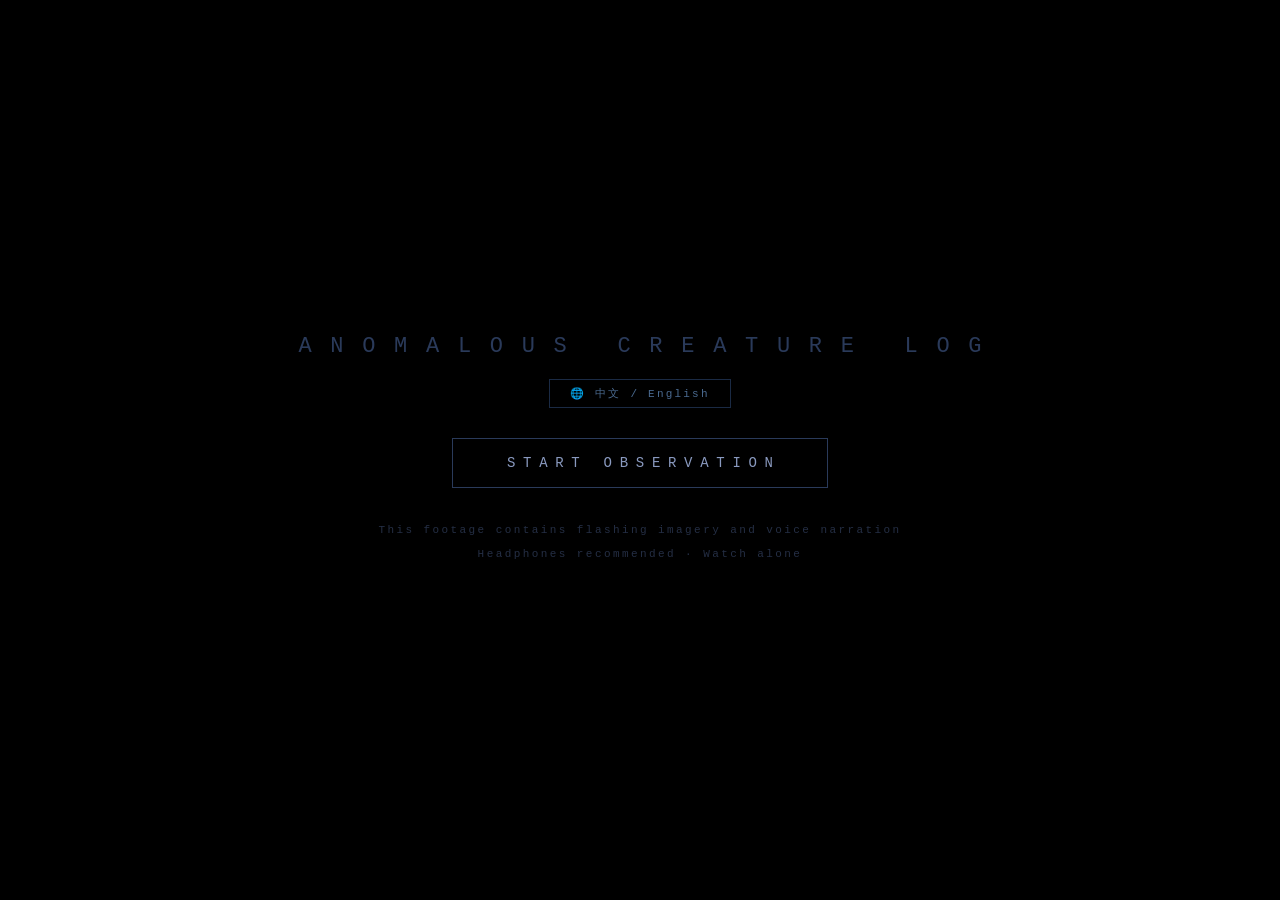
<file: ah-cube/index.html>
<!DOCTYPE html>
<html lang="en">
<head>
<meta charset="UTF-8">
<meta name="viewport" content="width=device-width, initial-scale=1">
<title>Anomalous Creature Log</title>
<style>
  *{box-sizing:border-box;margin:0;padding:0;}
  html,body{height:100%;background:#000;overflow:hidden;
    font-family:"Courier New","PingFang SC","Microsoft YaHei",Consolas,monospace;
    user-select:none;cursor:default;}

  /* ══════════ 启动屏 ══════════ */
  #startScreen{
    position:fixed;inset:0;z-index:200;background:#000;
    display:flex;flex-direction:column;align-items:center;justify-content:center;gap:30px;
    transition:opacity .9s ease;
  }
  #startScreen.gone{opacity:0;pointer-events:none;}
  .ss-title{
    font-size:clamp(15px,2.1vw,22px);letter-spacing:.85em;text-indent:.85em;
    color:#2a3a5a;font-weight:400;text-align:center;
  }
  #startBtn{
    background:transparent;border:1px solid #2a3a5a;color:#8a9ac0;
    padding:16px 46px;font-family:inherit;font-size:14px;letter-spacing:.55em;text-indent:.55em;
    cursor:pointer;transition:all .4s;
  }
  #startBtn:hover{
    border-color:#5a7ac0;color:#c8d8ff;
    box-shadow:0 0 40px rgba(70,110,220,.35), inset 0 0 24px rgba(70,110,220,.1);
  }
  .ss-warn{
    font-size:11px;color:#242e44;letter-spacing:.22em;text-align:center;line-height:2.2;
  }
  #langBtn{
    background:transparent;border:1px solid #1a2a44;color:#4a6a90;
    padding:6px 20px;font-family:inherit;font-size:11px;letter-spacing:.2em;
    cursor:pointer;transition:all .4s;margin-top:-10px;
  }
  #langBtn:hover{
    border-color:#4a6a90;color:#8a9ac0;
  }

  /* ══════════ 屏幕 ══════════ */
  #screen{
    position:fixed;inset:0;overflow:hidden;
    background:radial-gradient(ellipse at 50% 55%, #0a0e1e 0%, #050710 55%, #010204 100%);
    transition:background 1.4s;
  }

  #main{
    position:absolute;inset:0;z-index:2;
    display:flex;flex-direction:column;
    padding:3vh 5vw 2vh;
    animation: microShake .24s steps(2) infinite;
  }
  @keyframes microShake{
    0%,100%{transform:translate(0,0)}
    25%{transform:translate(-.4px,.35px)}
    50%{transform:translate(.35px,-.4px)}
    75%{transform:translate(-.3px,-.3px)}
  }

  #topBar,#botBar{
    display:flex;justify-content:space-between;align-items:center;
    font-size:clamp(9px,1.05vw,13px);
    letter-spacing:.34em;
    color:#6a82b8;
    text-shadow:0 0 12px rgba(120,180,255,.32);
    padding-bottom:1vh;
    border-bottom:1px solid rgba(120,180,255,.16);
    flex:0 0 auto;
    z-index:5;
    white-space:nowrap;
  }
  #botBar{
    border-bottom:none;
    border-top:1px solid rgba(120,180,255,.16);
    padding-top:1vh;padding-bottom:0;
    color:#4a5a80;
  }

  #bigTitle{
    flex:0 0 auto;
    text-align:center;
    margin-top:2vh;
    font-size:clamp(18px,3.8vw,46px);
    font-weight:700;
    letter-spacing:.24em;
    text-indent:.24em;
    color:#c8dcff;
    opacity:0;
    transition:opacity .35s;
    text-shadow:
      -1.5px 0 rgba(255,60,20,.32),
       1.5px 0 rgba(60,200,255,.32),
       0 0 28px rgba(140,180,255,.55),
       0 0 80px rgba(80,140,255,.25);
    min-height:1.2em;
    z-index:5;
  }
  #bigTitle.on{opacity:1;}
  #bigTitle.flick{animation:titleFlick .3s steps(1) 2;}
  @keyframes titleFlick{
    0%,100%{opacity:1}
    50%{opacity:.15}
  }

  /* ══════════ 3D 舞台 ══════════ */
  #stage{
    flex:1 1 auto;min-height:0;
    position:relative;
    display:flex;align-items:center;justify-content:center;
    perspective:900px;
    perspective-origin:50% 42%;
    padding-bottom: 12vh;
  }

  #world{
    position:relative;
    width:1px;height:1px;
    transform-style:preserve-3d;
    transform: rotateX(-18deg) rotateY(-32deg);
  }

  .ground{
    position:absolute;
    left:-500px;top:-500px;
    width:1000px;height:1000px;
    transform: translateY(100px) rotateX(90deg);
    background-image:
      linear-gradient(rgba(90,150,240,.14) 1px, transparent 1px),
      linear-gradient(90deg, rgba(90,150,240,.14) 1px, transparent 1px);
    background-size:50px 50px;
    pointer-events:none;
    mask-image:radial-gradient(ellipse at 50% 50%, #000 15%, transparent 55%);
    -webkit-mask-image:radial-gradient(ellipse at 50% 50%, #000 15%, transparent 55%);
  }

  .ground-glow{
    position:absolute;
    left:-200px;top:-200px;
    width:400px;height:400px;
    transform: translateY(100px) rotateX(90deg);
    background:radial-gradient(ellipse at 50% 50%, rgba(100,160,255,.20), transparent 65%);
    pointer-events:none;
  }

  /* ══════════ 立方体 ══════════ */
  .cube{
    position:absolute;
    left:-90px;top:-90px;
    width:180px;height:180px;
    transform-style:preserve-3d;
    opacity:0;
    pointer-events:none;
    animation: floatCube 4.5s ease-in-out infinite;
  }
  .cube.active{ opacity:1; }
  @keyframes floatCube{
    0%,100%{ transform: translateY(0); }
    50%    { transform: translateY(-6px); }
  }

  .face{
    position:absolute;
    width:180px;height:180px;
    display:flex;
    align-items:center;justify-content:center;
    font-family:"Courier New","Lucida Console",Consolas,monospace;
    font-weight:700;
    font-size:64px;
    letter-spacing:-.04em;
    border:2px solid rgba(20,35,70,.55);
    backface-visibility:hidden;
    overflow:hidden;
    color:#0c1a33;
  }
  .face::after{
    content:'';
    position:absolute;inset:0;
    background-image:
      linear-gradient(rgba(0,0,0,.08) 1px, transparent 1px),
      linear-gradient(90deg, rgba(0,0,0,.08) 1px, transparent 1px);
    background-size:20px 20px;
    pointer-events:none;
    opacity:.5;
  }

  .c-broken .face, .c-organ .face{ backface-visibility: visible; }

  .front  { transform: translateZ(90px); }
  .back   { transform: rotateY(180deg) translateZ(90px); }
  .right  { transform: rotateY(90deg)  translateZ(90px); }
  .left   { transform: rotateY(-90deg) translateZ(90px); }
  .top    { transform: rotateX(90deg)  translateZ(90px); }
  .bottom { transform: rotateX(-90deg) translateZ(90px); }

  .c-standard .front  { background:#6b9ee0; box-shadow: inset 0 0 60px rgba(40,80,160,.35); }
  .c-standard .back   { background:#4a7ab8; }
  .c-standard .right  { background:#3e6a9e; }
  .c-standard .left   { background:#3e6a9e; }
  .c-standard .top    { background:#7baee8; }
  .c-standard .bottom { background:#2d5480; }

  .c-broken .front  { background:#5a8cd0; clip-path: polygon(28% 0, 100% 0, 100% 100%, 0 100%, 0 30%); box-shadow: inset 0 0 60px rgba(30,50,120,.4); }
  .c-broken .back   { background:#1e3555; }
  .c-broken .right  { background:#345c8a; clip-path: polygon(0 0, 100% 0, 100% 60%, 78% 68%, 82% 100%, 0 100%); }
  .c-broken .left   { background:#345c8a; }
  .c-broken .top    { background:#6b9ee0; clip-path: polygon(0 0, 70% 0, 62% 45%, 100% 55%, 100% 100%, 0 100%); }
  .c-broken .bottom { background:#264a72; }

  .crack{
    position:absolute;
    background:linear-gradient(120deg, rgba(4,8,20,0) 0%, rgba(4,8,20,.9) 48%, rgba(4,8,20,.9) 52%, rgba(4,8,20,0) 100%);
    pointer-events:none;
  }
  .crack.c1{ left:20%; top:0; width:3px; height:55%; transform:rotate(14deg); }
  .crack.c2{ left:55%; top:35%; width:2px; height:60%; transform:rotate(-22deg); }
  .crack.c3{ left:5%; top:45%; width:2px; height:40%; transform:rotate(58deg); }

  .c-organ .front  { background:#4a7ab8; clip-path: polygon(0 0, 100% 0, 100% 22%, 74% 26%, 68% 46%, 78% 56%, 66% 76%, 74% 100%, 0 100%); box-shadow: inset 0 0 60px rgba(20,30,90,.55); }
  .c-organ .back   { background:#1e3555; }
  .c-organ .right  { background:#345c8a; clip-path: polygon(0 0, 100% 0, 100% 46%, 78% 54%, 84% 72%, 100% 80%, 100% 100%, 0 100%); }
  .c-organ .left   { background:#345c8a; }
  .c-organ .top    { background:#6b9ee0; clip-path: polygon(0 0, 58% 0, 52% 38%, 84% 46%, 88% 100%, 0 100%); }
  .c-organ .bottom { background:#264a72; }

  .organs{
    position:absolute; left:0;top:0; width:180px;height:180px;
    transform: translateZ(-20px);
    background: radial-gradient(ellipse at 50% 50%, #3a0806 0%, #200404 55%, #0a0101 100%);
    display:flex;align-items:center;justify-content:center; overflow:hidden;
  }
  .organ-inner{ position:relative; width:130px; height:120px; }
  .lung{
    position:absolute; top:12px; width:42px;height:74px;
    background: radial-gradient(ellipse at 40% 35%, #a85048 0%, #7a2018 55%, #400808 100%);
    border-radius: 45% 45% 50% 50% / 55% 55% 45% 45%;
    box-shadow: inset 0 0 20px rgba(0,0,0,.7), 0 0 14px rgba(160,40,30,.3);
    filter: blur(.4px);
  }
  .lung.left  { left:6px;  transform: rotate(-4deg); }
  .lung.right { right:6px; transform: rotate(4deg); }
  .heart{
    position:absolute; left:50%; top:50%; width:44px;height:44px; margin-left:-22px;margin-top:-30px;
    background: radial-gradient(circle at 38% 32%, #c0402c 0%, #801414 50%, #400404 100%);
    border-radius: 50% 50% 45% 45% / 55% 55% 45% 45%;
    box-shadow: inset 0 0 18px rgba(0,0,0,.6), 0 0 18px rgba(220,40,20,.5);
    animation: beat 1.05s ease-in-out infinite;
  }
  @keyframes beat{ 0%,100%{ transform: scale(1); } 22%{ transform: scale(1.14); } 40%{ transform: scale(.98); } 58%{ transform: scale(1.08); } }
  .vessel{ position:absolute; background: #5a1010; border-radius: 4px; box-shadow: inset 0 0 4px rgba(0,0,0,.7); }
  .vessel.v1{ left:48px; top:36px; width:34px; height:6px; transform: rotate(-8deg); }
  .vessel.v2{ left:44px; top:58px; width:40px; height:5px; transform: rotate(6deg); }
  .vessel.v3{ left:62px; top:12px; width:5px;  height:34px; transform: rotate(3deg); }

  .blood-drip{ position:absolute; background: linear-gradient(to bottom, rgba(120,10,8,.92), rgba(60,4,4,.4)); border-radius: 0 0 40% 40%; pointer-events:none; z-index:3; }
  .bd1{ left:26%; top:86%; width:4px; height:26px; }
  .bd2{ left:58%; top:82%; width:3px; height:34px; }
  .bd3{ left:78%; top:90%; width:3px; height:18px; }

  .c-nail .front  { background:#5a8cd0; color:#0c1a33; }
  .c-nail .back   { background:#3e6a9e; }
  .c-nail .right  { background:#345c8a; }
  .c-nail .left   { background:#345c8a; }
  .c-nail .top    { background:#6b9ee0; }
  .c-nail .bottom { background:#264a72; }
  .c-nail{ transform: translateY(-60px) rotateZ(26deg) rotateY(14deg); animation: none; }

  .nail{
    position:absolute; left:-8px; top:-220px; width:16px; height:320px;
    transform-style:preserve-3d; opacity:0; pointer-events:none; transition:opacity .15s;
  }
  .nail.active{ opacity:1; }
  .nail-shank{ position:absolute; inset:0; background: linear-gradient(to right, #0c0c14 0%, #4a5058 22%, #c8ccd2 48%, #e4e8ec 52%, #707880 78%, #0c0c14 100%); border-radius: 3px; box-shadow: 0 0 10px rgba(0,0,0,.8); }
  .nail-shank.perp{ transform: rotateY(90deg); background: linear-gradient(to right, #181820 0%, #666c74 22%, #ccd0d6 48%, #e8ecf0 52%, #7a828a 78%, #181820 100%); }
  .nail-head{ position:absolute; left:50%; bottom:-9px; width:44px; height:22px; margin-left:-22px; background: radial-gradient(ellipse at 50% 35%, #b8bcc2, #505860, #1e262e); border-radius: 50%; transform: rotateX(72deg); box-shadow: 0 0 15px rgba(0,0,0,.85); }
  .nail-tip{ position:absolute; left:50%; top:-14px; width:0;height:0; margin-left:-8px; border-left:8px solid transparent; border-right:8px solid transparent; border-bottom:14px solid #c8ccd2; filter: drop-shadow(0 0 6px rgba(200,220,255,.5)); }

  /* ══════════ VHS 滤镜 ══════════ */
  #noise{ position:absolute;inset:0;width:100%;height:100%; image-rendering:pixelated; mix-blend-mode:screen; opacity:.07;pointer-events:none;z-index:20; }
  #scanlines{ position:absolute;inset:0;z-index:21;pointer-events:none; background:repeating-linear-gradient(to bottom, rgba(0,0,0,0) 0px, rgba(0,0,0,0) 2px, rgba(0,0,0,.26) 3px, rgba(0,0,0,.26) 4px); }
  #vignette{ position:absolute;inset:0;z-index:22;pointer-events:none; background: radial-gradient(ellipse at center, rgba(0,0,0,0) 34%, rgba(0,0,0,.82) 100%), linear-gradient(to bottom, rgba(0,0,0,.4) 0%, rgba(0,0,0,0) 9%), linear-gradient(to top, rgba(0,0,0,.45) 0%, rgba(0,0,0,0) 7%); }
  .trackBar{ position:absolute;left:0;right:0;z-index:23;pointer-events:none; background:rgba(180,210,255,.4); mix-blend-mode:screen; animation: trackMove .38s linear forwards; }
  @keyframes trackMove{ 0%{transform:translateY(0) scaleY(1); opacity:.7;} 100%{transform:translateY(14px) scaleY(.3);opacity:0;} }

  .glitch-overlay{ position:fixed;inset:0;z-index:50;pointer-events:none; opacity:0;transition:opacity .1s; background:repeating-linear-gradient(to bottom, rgba(255,60,0,.06) 0, rgba(60,160,255,.06) 1px, transparent 2px, transparent 4px); }
  .glitch-overlay.on{ opacity:1; animation:glitchShift .08s steps(2) infinite; }
  @keyframes glitchShift{ 0%{transform:translate(0,0)} 50%{transform:translate(-2px,1px)} 100%{transform:translate(1px,-1px)} }

  /* ══════════ 字幕（改成绝对定位，防止挤压上方3D图形） ══════════ */
  #lineBox{
    position: absolute;
    bottom: 8vh;
    left: 5vw;
    width: 90vw;
    max-height: 25vh;
    overflow-y: auto;
    display:flex;flex-direction:column;justify-content:flex-end;align-items:center;
    gap:.7vh;
    padding-top:1vh;padding-bottom:1.4vh;
    scrollbar-width:none;
    pointer-events:none;
    z-index:5;
  }
  #lineBox::-webkit-scrollbar{ display:none; }
  .line{
    font-size:clamp(11px,1.5vw,17px); letter-spacing:.18em; color:#d0e0ff;
    opacity:0; transform:translateY(7px);
    transition:opacity .7s ease, transform .7s ease, color .7s ease;
    text-shadow: -1px 0 rgba(255,60,20,.32), 1px 0 rgba(60,180,255,.4), 0 0 16px rgba(140,180,255,.35);
    text-align:center; line-height:1.5;
  }
  .line.in{opacity:1;transform:translateY(0);}
  .line.old{opacity:.32;color:#7a8ab0;}
  .line.warn{ color:#ffe08a; text-shadow:-1px 0 rgba(255,80,20,.5),1px 0 rgba(60,180,255,.35),0 0 18px rgba(255,220,120,.5); }
  .line.speaking{ color:#ffffff; }

  /* ══════════ 重播 ══════════ */
  #restartBtn{ position:fixed;left:50%;bottom:6%;transform:translateX(-50%); z-index:60; background:transparent;border:1px solid #2a3a5a;color:#8a9ac0; padding:12px 32px;font-family:inherit;font-size:12px; letter-spacing:.5em;text-indent:.5em; cursor:pointer;opacity:0;pointer-events:none; transition:all .6s; }
  #restartBtn.show{opacity:1;pointer-events:auto;}
  #restartBtn:hover{ border-color:#5a7ac0;color:#c8d8ff; box-shadow:0 0 32px rgba(70,110,220,.4); }
</style>
</head>
<body>

<div id="startScreen">
  <div class="ss-title" id="ssTitle">ANOMALOUS CREATURE LOG</div>
  <button id="langBtn">🌐 中文 / English</button>
  <button id="startBtn">START OBSERVATION</button>
  <div class="ss-warn" id="ssWarn">This footage contains flashing imagery and voice narration<br>Headphones recommended · Watch alone</div>
</div>

<div id="screen">
  <div id="main">
    <div id="topBar">
      <span id="topBarText">ANOMALOUS CREATURE LOG</span>
      <span id="topBarSub">SPECIMEN · PIXEL</span>
    </div>
    <div id="bigTitle"></div>

    <div id="stage">
      <div id="world">
        <div class="ground"></div>
        <div class="ground-glow"></div>
      </div>
    </div>

    <div id="lineBox"></div>

    <div id="botBar">
      <span id="clock">00:00:00</span>
      <span id="botBarSub">LAB · 03</span>
    </div>
  </div>
  <canvas id="noise"></canvas>
  <div id="scanlines"></div>
  <div id="vignette"></div>
</div>

<div class="glitch-overlay" id="glitchOverlay"></div>
<button id="restartBtn">↻ RESTART OBSERVATION</button>

<script>
(function(){
'use strict';

/* ═══════════════════════════════════════════════════════════
   🌐 语言配置区（默认英文，检测到中文则切换）
   ═══════════════════════════════════════════════════════════ */
let currentLang = 'en';
if (navigator.language && navigator.language.toLowerCase().includes('zh')) {
    currentLang = 'zh';
}

const UI_TEXTS = {
    en: {
        title: 'Anomalous Creature Observation Log',
        ssTitle: 'ANOMALOUS CREATURE LOG',
        startBtn: 'START OBSERVATION',
        ssWarn: 'This footage contains flashing imagery and voice narration<br>Headphones recommended · Watch alone',
        topBar: 'ANOMALOUS CREATURE LOG',
        topBarSub: 'SPECIMEN · PIXEL',
        botBarSub: 'LAB · 03',
        restartBtn: '↻ RESTART OBSERVATION'
    },
    zh: {
        title: '异常生物观察记录',
        ssTitle: '异 常 生 物 观 察 记 录',
        startBtn: '开 始 观 察',
        ssWarn: '本片段包含频闪画面与语音播报<br>建议佩戴耳机 · 建议独自观看',
        topBar: '异常生物观察记录',
        topBarSub: 'SPECIMEN · PIXEL',
        botBarSub: 'LAB · 03',
        restartBtn: '↻ 重 新 观 察'
    }
};

/* ═══════════════════════════════════════════════════════════
   📜 中英文台词脚本区（已修改结尾）
   ═══════════════════════════════════════════════════════════ */

const SCRIPT_EN = {
  intro: [
    { text: 'ANOMALOUS CREATURE LOG', speak: 'Anomalous creature observation log', duration: 3.2 },
    { text: 'SPECIMEN ID  P X - 0 1', speak: 'Specimen I D P X zero one', duration: 3.0 }
  ],
  stages: [
    {
      id: 'standard', title: 'STANDARD SPECIMEN',
      voice: { rate: 0.9, pitch: 1.0 },
      lines: [
        { text: 'Appearance intact', speak: 'Appearance intact.', duration: 3.0 },
        { text: 'Size: 30 cm · Weight: 2 kg', speak: 'Size, thirty centimeters. Weight, two kilograms.', duration: 4.6 },
        { text: 'Symmetrical structure · Smooth surface', speak: 'Symmetrical structure. Smooth surface.', duration: 4.2 },
        { text: 'Emotionally stable · Non-aggressive', speak: 'Emotionally stable. Non aggressive.', duration: 4.2 },
        { text: 'Do not feed · Do not strike', warn: true, speak: 'Do not feed. Do not strike.', duration: 4.4 },
        { text: '', duration: 1.2 }
      ]
    },
    {
      id: 'broken', title: 'DAMAGED SPECIMEN',
      voice: { rate: 0.78, pitch: 0.78 },
      lines: [
        { text: 'Shell defect detected', speak: 'Shell defect detected.', duration: 3.4 },
        { text: 'Defect locations: top left · top right · bottom', speak: 'Defect locations, top left, top right, bottom.', duration: 5.6 },
        { text: 'Internal structure: partially visible', speak: 'Internal structure, partially visible.', duration: 4.4 },
        { text: 'Shell integrity: sixty-one percent', speak: 'Shell integrity, sixty one percent.', duration: 5.0 },
        { text: 'Do not approach · Do not reach out', warn: true, speak: 'Do not approach. Do not reach out.', duration: 4.6 },
        { text: '', duration: 1.2 }
      ]
    },
    {
      id: 'organ', title: 'EXPOSED SPECIMEN',
      voice: { rate: 0.68, pitch: 0.55 },
      lines: [
        { text: 'Damage level: severe', speak: 'Damage level, severe.', duration: 3.8 },
        { text: 'Confirmed exposed: left lung · right lung', speak: 'Confirmed exposed, left lung, right lung.', duration: 5.8 },
        { text: 'Confirmed exposed: heart', speak: 'Confirmed exposed, heart.', duration: 4.4 },
        { text: 'Heart is still beating', warn: true, speak: 'Heart is still beating.', duration: 4.8 },
        { text: 'It is still smiling', warn: true, speak: 'It is still smiling.', duration: 4.8 },
        { text: '', duration: 1.4 }
      ]
    },
    {
      id: 'nail', title: 'IMPALED SPECIMEN',
      voice: { rate: 0.62, pitch: 0.45 },
      lines: [
        { text: 'Penetrating trauma detected', speak: 'Penetrating trauma detected.', duration: 4.0 },
        { text: 'Penetrating object: metal nail', speak: 'Penetrating object, metal nail.', duration: 4.2 },
        { text: 'Length: approximately sixty cm', speak: 'Length, approximately sixty centimeters.', duration: 4.6 },
        { text: 'Penetration location: dead center', speak: 'Penetration location, dead center.', duration: 4.8 },
        { text: 'It is not dead', warn: true, speak: 'It is not dead.', duration: 4.0 },
        { text: 'It is still moving', warn: true, speak: 'It is still moving.', duration: 5.2 },
        { text: '', duration: 1.4 }
      ]
    }
  ],
  outro: [
    { text: 'OBSERVATION CONCLUDED', speak: 'Observation concluded.', duration: 3.4 }
  ],
  tailBeforeRestart: 3.0
};

const SCRIPT_ZH = {
  intro: [
    { text: '异 常 生 物 观 察 记 录', speak: '异常生物观察记录', duration: 3.2 },
    { text: '个 体 编 号  P X - 0 1', speak: '个体编号 P X 零一', duration: 3.0 }
  ],
  stages: [
    {
      id: 'standard', title: '标 准 个 体',
      voice: { rate: 0.9, pitch: 1.0 },
      lines: [
        { text: '外观完整', speak: '外观完整。', duration: 3.0 },
        { text: '尺寸：30 厘米 · 重量：2 千克', speak: '尺寸，三十厘米。重量，两千克。', duration: 4.4 },
        { text: '结构对称 · 表面平滑', speak: '结构对称。表面平滑。', duration: 3.6 },
        { text: '情绪稳定 · 无攻击性', speak: '情绪稳定。无攻击性。', duration: 3.6 },
        { text: '请勿投喂 · 请勿敲击', warn: true, speak: '请勿投喂。请勿敲击。', duration: 4.0 },
        { text: '', duration: 1.2 }
      ]
    },
    {
      id: 'broken', title: '破 损 个 体',
      voice: { rate: 0.78, pitch: 0.78 },
      lines: [
        { text: '检测到外壳缺损', speak: '检测到外壳缺损。', duration: 3.4 },
        { text: '缺口位置：左上 · 右上 · 底部', speak: '缺口位置，左上，右上，底部。', duration: 5.2 },
        { text: '内部结构：部分可见', speak: '内部结构，部分可见。', duration: 4.0 },
        { text: '壳体完整性：百分之六十一', speak: '壳体完整性，百分之六十一。', duration: 5.0 },
        { text: '请不要靠近 · 不要伸手', warn: true, speak: '请不要靠近。不要伸手。', duration: 4.4 },
        { text: '', duration: 1.2 }
      ]
    },
    {
      id: 'organ', title: '暴 露 个 体',
      voice: { rate: 0.68, pitch: 0.55 },
      lines: [
        { text: '破损程度：严重', speak: '破损程度，严重。', duration: 3.6 },
        { text: '已确认暴露：左肺叶 · 右肺叶', speak: '已确认暴露，左肺叶，右肺叶。', duration: 5.4 },
        { text: '已确认暴露：心脏', speak: '已确认暴露，心脏。', duration: 4.2 },
        { text: '心脏仍在跳动', warn: true, speak: '心脏仍在跳动。', duration: 4.6 },
        { text: '它仍在微笑', warn: true, speak: '它仍在微笑。', duration: 4.6 },
        { text: '', duration: 1.4 }
      ]
    },
    {
      id: 'nail', title: '穿 刺 个 体',
      voice: { rate: 0.62, pitch: 0.45 },
      lines: [
        { text: '检测到穿刺损伤', speak: '检测到穿刺损伤。', duration: 3.8 },
        { text: '贯穿物：金属钉', speak: '贯穿物，金属钉。', duration: 3.8 },
        { text: '长度：约 60 厘米', speak: '长度，约六十厘米。', duration: 4.0 },
        { text: '贯穿位置：正中心', speak: '贯穿位置，正中心。', duration: 4.4 },
        { text: '它没有死', warn: true, speak: '它没有死。', duration: 4.0 },
        { text: '它还在动', warn: true, speak: '它还在动。', duration: 5.0 },
        { text: '', duration: 1.4 }
      ]
    }
  ],
  outro: [
    { text: '观 察 结 束', speak: '观察结束。', duration: 3.2 }
  ],
  tailBeforeRestart: 3.0
};

let currentScript = currentLang === 'en' ? SCRIPT_EN : SCRIPT_ZH;

/* ═══════════════════════════════════════════════════════════
   ⚙️ 核心播放逻辑（未改动）
   ═══════════════════════════════════════════════════════════ */

const screenEl   = document.getElementById('screen');
const bigTitle   = document.getElementById('bigTitle');
const lineBox    = document.getElementById('lineBox');
const clockEl    = document.getElementById('clock');
const world      = document.getElementById('world');
const startScr   = document.getElementById('startScreen');
const startBtn   = document.getElementById('startBtn');
const langBtn    = document.getElementById('langBtn');
const restartBtn = document.getElementById('restartBtn');
const glitchOv   = document.getElementById('glitchOverlay');

/* ═══════════ 预加载全部立方体与钉子 ═══════════ */
const CUBE_CONFIGS = [
  { type: 'standard', cls: 'c-standard', face: ':D' },
  { type: 'broken',   cls: 'c-broken',   face: ':/' },
  { type: 'organ',    cls: 'c-organ',    face: 'HD' },
  { type: 'nail',     cls: 'c-nail',     face: 'X(' }
];

function buildCubeElement(cfg){
  const cube = document.createElement('div');
  cube.className = 'cube ' + cfg.cls;
  cube.dataset.type = cfg.type;

  if (cfg.type === 'organ'){
    const organs = document.createElement('div');
    organs.className = 'organs';
    organs.innerHTML = '<div class="organ-inner"><div class="lung left"></div><div class="lung right"></div><div class="vessel v1"></div><div class="vessel v2"></div><div class="vessel v3"></div><div class="heart"></div></div>';
    cube.appendChild(organs);
  }

  const faces = [
    { cls: 'front',  text: cfg.face }, { cls: 'back',   text: '' },
    { cls: 'right',  text: '' }, { cls: 'left',   text: '' },
    { cls: 'top',    text: '' }, { cls: 'bottom', text: '' }
  ];

  faces.forEach(function(f){
    const face = document.createElement('div');
    face.className = 'face ' + f.cls;
    if (f.text) face.textContent = f.text;
    if (cfg.type === 'broken' && (f.cls === 'front' || f.cls === 'right')){
      for (let i = 0; i < 3; i++){ const c = document.createElement('div'); c.className = 'crack c' + (i + 1); face.appendChild(c); }
    }
    if (cfg.type === 'organ' && (f.cls === 'front' || f.cls === 'right' || f.cls === 'top')){
      for (let i = 0; i < 2; i++){ const c = document.createElement('div'); c.className = 'crack c' + (i + 2); face.appendChild(c); }
    }
    cube.appendChild(face);
  });

  if (cfg.type === 'organ'){
    ['bd1','bd2','bd3'].forEach(function(b){ const bd = document.createElement('div'); bd.className = 'blood-drip ' + b; cube.appendChild(bd); });
  }
  return cube;
}

CUBE_CONFIGS.forEach(function(cfg){ world.appendChild(buildCubeElement(cfg)); });

const nailEl = document.createElement('div');
nailEl.className = 'nail';
nailEl.innerHTML = '<div class="nail-shank"></div><div class="nail-shank perp"></div><div class="nail-head"></div><div class="nail-tip"></div>';
world.appendChild(nailEl);

function showCube(type){
  world.querySelectorAll('.cube').forEach(function(c){ c.classList.toggle('active', c.dataset.type === type); });
  nailEl.classList.toggle('active', type === 'nail');
}

/* ═══════════ 噪点渲染 ═══════════ */
const nc = document.getElementById('noise');
const nctx = nc.getContext('2d');
const NW = 220, NH = 124;
nc.width = NW; nc.height = NH;
const nImg = nctx.createImageData(NW, NH);
const nBuf = new Uint32Array(nImg.data.buffer);
let noiseLevel = 0.07;

function renderNoise(){
  const b = nBuf;
  for (let i = 0; i < b.length; i++){ const v = (Math.random()*255)|0; b[i] = (255<<24)|(v<<16)|(v<<8)|v; }
  nctx.putImageData(nImg, 0, 0);
  nc.style.opacity = noiseLevel;
}
(function loopNoise(){ renderNoise(); requestAnimationFrame(loopNoise); })();

/* ═══════════ 音频合成 ═══════════ */
let audioCtx = null, noiseBuf = null, droneGain = null, currentTone = null, heartTimer = null, audioReady = false;

function initAudio(){
  if (audioReady) return;
  const AC = window.AudioContext || window.webkitAudioContext;
  if (!AC) return;
  audioCtx = new AC();
  if (audioCtx.state === 'suspended') audioCtx.resume();

  const len = Math.floor(audioCtx.sampleRate * 2);
  noiseBuf = audioCtx.createBuffer(1, len, audioCtx.sampleRate);
  const d = noiseBuf.getChannelData(0);
  for (let i = 0; i < len; i++) d[i] = Math.random() * 2 - 1;

  const src = audioCtx.createBufferSource(); src.buffer = noiseBuf; src.loop = true;
  const bp = audioCtx.createBiquadFilter(); bp.type = 'bandpass'; bp.frequency.value = 1200; bp.Q.value = 0.4;
  const ng = audioCtx.createGain(); ng.gain.value = 0.010;
  src.connect(bp); bp.connect(ng); ng.connect(audioCtx.destination); src.start();

  const o1 = audioCtx.createOscillator(); o1.type = 'sawtooth'; o1.frequency.value = 34;
  const o2 = audioCtx.createOscillator(); o2.type = 'sine';     o2.frequency.value = 51;
  const lp = audioCtx.createBiquadFilter(); lp.type = 'lowpass'; lp.frequency.value = 150;
  droneGain = audioCtx.createGain(); droneGain.gain.value = 0.0001;
  o1.connect(lp); o2.connect(lp); lp.connect(droneGain); droneGain.connect(audioCtx.destination);
  o1.start(); o2.start();
  audioReady = true;
}

function rampDrone(target, time){
  if (!droneGain || !audioCtx) return;
  const t = audioCtx.currentTime;
  droneGain.gain.cancelScheduledValues(t);
  droneGain.gain.setValueAtTime(Math.max(droneGain.gain.value, 0.0001), t);
  droneGain.gain.linearRampToValueAtTime(target, t + time);
}

function beep(freq, dur, vol, type){
  if (!audioReady) return;
  const t = audioCtx.currentTime;
  const o = audioCtx.createOscillator(); o.type = type || 'square'; o.frequency.value = freq || 1000;
  const g = audioCtx.createGain();
  g.gain.setValueAtTime(0.0001, t); g.gain.exponentialRampToValueAtTime(vol || 0.035, t + 0.01); g.gain.exponentialRampToValueAtTime(0.0001, t + (dur || 0.1));
  o.connect(g); g.connect(audioCtx.destination); o.start(t); o.stop(t + (dur || 0.1) + 0.05);
}

function noiseBurst(dur, vol){
  if (!audioReady) return;
  const t = audioCtx.currentTime;
  const len = Math.floor(audioCtx.sampleRate * (dur || 0.3));
  const buf = audioCtx.createBuffer(1, len, audioCtx.sampleRate);
  const d = buf.getChannelData(0);
  for (let i = 0; i < len; i++) d[i] = Math.random() * 2 - 1;
  const s = audioCtx.createBufferSource(); s.buffer = buf;
  const hp = audioCtx.createBiquadFilter(); hp.type = 'highpass'; hp.frequency.value = 420;
  const g = audioCtx.createGain(); g.gain.setValueAtTime(vol || 0.06, t); g.gain.exponentialRampToValueAtTime(0.001, t + (dur || 0.3));
  s.connect(hp); hp.connect(g); g.connect(audioCtx.destination); s.start(t); s.stop(t + (dur || 0.3) + 0.05);
}

function setTone(config){
  if (!audioReady) return;
  const t = audioCtx.currentTime;
  if (currentTone){
    const old = currentTone;
    old.gain.gain.cancelScheduledValues(t); old.gain.gain.setValueAtTime(old.gain.gain.value, t); old.gain.gain.linearRampToValueAtTime(0, t + 0.6);
    const toKill = old;
    setTimeout(function(){ toKill.nodes.forEach(function(n){ try { n.stop(); } catch(e){} try { n.disconnect(); } catch(e){} }); try { toKill.gain.disconnect(); } catch(e){} }, 750);
    currentTone = null;
  }
  if (!config) return;
  const master = audioCtx.createGain(); master.gain.value = 0; master.gain.linearRampToValueAtTime(config.gain || 0.04, t + 0.8);
  master.connect(audioCtx.destination);
  const nodes = [];
  (config.oscs || []).forEach(function(o){
    const osc = audioCtx.createOscillator(); osc.type = o.type || 'sine'; osc.frequency.value = o.freq;
    osc.connect(master); osc.start(); nodes.push(osc);
  });
  currentTone = { nodes: nodes, gain: master };
}

function startHeartbeat(){
  if (!audioReady || heartTimer) return;
  function thump(delay, vol){
    setTimeout(function(){
      if (!audioReady) return;
      const t = audioCtx.currentTime;
      const o = audioCtx.createOscillator(); o.type = 'sine'; o.frequency.setValueAtTime(70, t); o.frequency.exponentialRampToValueAtTime(38, t + 0.16);
      const g = audioCtx.createGain(); g.gain.setValueAtTime(0.0001, t); g.gain.linearRampToValueAtTime(vol, t + 0.012); g.gain.exponentialRampToValueAtTime(0.0001, t + 0.28);
      o.connect(g); g.connect(audioCtx.destination); o.start(t); o.stop(t + 0.34);
    }, delay);
  }
  function beat(){ thump(0, 0.055); thump(190, 0.038); }
  beat();
  heartTimer = setInterval(beat, 1080);
}
function stopHeartbeat(){ if (heartTimer){ clearInterval(heartTimer); heartTimer = null; } }

/* ═══════════ TTS ═══════════ */
let ttsVoice = null;
const ttsSupported = ('speechSynthesis' in window) && ('SpeechSynthesisUtterance' in window);

function pickVoice(){
  if (!ttsSupported) return;
  const voices = speechSynthesis.getVoices();
  if (!voices || voices.length === 0) return;
  if (currentLang === 'zh') {
    ttsVoice = voices.find(v => v.lang === 'zh-CN') || voices.find(v => v.lang === 'zh_CN') || voices.find(v => v.lang && v.lang.toLowerCase().indexOf('zh') === 0);
  } else {
    ttsVoice = voices.find(v => v.lang === 'en-US') || voices.find(v => v.lang === 'en_US') || voices.find(v => v.lang && v.lang.toLowerCase().indexOf('en') === 0);
  }
}
if (ttsSupported){
  pickVoice();
  speechSynthesis.onvoiceschanged = pickVoice;
}

function speak(text, voice){
  if (!ttsSupported || !text) return;
  voice = voice || { rate: 0.88, pitch: 1.0 };
  try {
    speechSynthesis.cancel();
    const u = new SpeechSynthesisUtterance(text);
    u.lang = currentLang === 'zh' ? 'zh-CN' : 'en-US';
    u.rate = voice.rate !== undefined ? voice.rate : 0.88;
    u.pitch = voice.pitch !== undefined ? voice.pitch : 1.0;
    u.volume = 1.0;
    if (ttsVoice) u.voice = ttsVoice;

    if (droneGain && audioCtx){
      const t = audioCtx.currentTime;
      const base = droneGain.gain.value;
      droneGain.gain.cancelScheduledValues(t); droneGain.gain.setValueAtTime(base, t); droneGain.gain.linearRampToValueAtTime(Math.max(base * 0.32, 0.004), t + 0.08);
      u.onend = function(){
        if (!droneGain || !audioCtx) return;
        const t2 = audioCtx.currentTime;
        droneGain.gain.cancelScheduledValues(t2); droneGain.gain.setValueAtTime(droneGain.gain.value, t2); droneGain.gain.linearRampToValueAtTime(base, t2 + 0.4);
      };
    }
    speechSynthesis.speak(u);
  } catch(e){}
}

/* ═══════════ 通用工具 ═══════════ */
const timers = [];
function at(sec, fn){ timers.push(setTimeout(fn, sec * 1000)); }
function clearLines(){ lineBox.innerHTML = ''; }

function appendLine(text, warn){
  const d = document.createElement('div');
  d.className = 'line' + (warn ? ' warn' : '');
  d.textContent = text;
  lineBox.appendChild(d);
  requestAnimationFrame(function(){ d.classList.add('in'); });
  const all = lineBox.children;
  for (let i = 0; i < all.length - 1; i++){ all[i].classList.add('old'); }
  d.classList.add('speaking');
  setTimeout(function(){ d.classList.remove('speaking'); }, 2600);
}

function setTitle(text){
  bigTitle.textContent = text;
  bigTitle.classList.add('on', 'flick');
  setTimeout(function(){ bigTitle.classList.remove('flick'); }, 700);
}

function triggerGlitch(dur){
  glitchOv.classList.add('on');
  setTimeout(function(){ glitchOv.classList.remove('on'); }, dur || 400);
}

function trackingBar(){
  const bar = document.createElement('div');
  bar.className = 'trackBar';
  bar.style.top = (Math.random() * 100) + '%';
  bar.style.height = (2 + Math.random() * 9) + 'px';
  bar.style.opacity = (0.2 + Math.random() * 0.45).toFixed(2);
  screenEl.appendChild(bar);
  setTimeout(function(){ bar.remove(); }, 420);
}

let clockTimer = null;
function startClock(){
  const t0 = Date.now();
  clockTimer = setInterval(function(){
    const s = Math.floor((Date.now() - t0) / 1000);
    const p = function(n){ return String(n).padStart(2, '0'); };
    clockEl.textContent = p(Math.floor(s / 3600)) + ':' + p(Math.floor(s / 60) % 60) + ':' + p(s % 60);
  }, 250);
}

/* ═══════════ 播报单条台词 ═══════════ */
function runItem(item, stage){
  if (!item) return;
  const voice = stage && stage.voice ? stage.voice : null;
  if (item.type === 'title'){
    setTitle(item.text);
    if (item.speak) speak(item.speak, voice);
  } else if (item.type === 'line'){
    if (item.text){
      appendLine(item.text, item.warn);
      if (item.speak) speak(item.speak, voice);
    }
  }
}

/* ═══════════ 进入阶段 ═══════════ */
function beginStage(stage){
  if (ttsSupported) speechSynthesis.cancel();
  stopHeartbeat();
  triggerGlitch(280); noiseBurst(0.2, 0.055); beep(180, 0.14, 0.035, 'sawtooth');
  clearLines();
  setTitle(stage.title);
  showCube(stage.id);

  if (stage.id === 'standard'){
    setTone({ oscs: [{ freq: 55, type: 'sine' }], gain: 0.04 });
  } else if (stage.id === 'broken'){
    setTone({ oscs: [{ freq: 48, type: 'sine' }, { freq: 72, type: 'triangle' }], gain: 0.05 });
  } else if (stage.id === 'organ'){
    setTone({ oscs: [{ freq: 38, type: 'sine' }, { freq: 57, type: 'sine' }], gain: 0.045 });
    setTimeout(startHeartbeat, 600);
  } else if (stage.id === 'nail'){
    setTone({ oscs: [{ freq: 33, type: 'sawtooth' }, { freq: 49, type: 'sine' }], gain: 0.05 });
  }
}

/* ═══════════ 主时间线 ═══════════ */
let started = false;

function beginSequence(){
  startClock();
  at(0.0, function(){ beep(660, 0.12, 0.04, 'sine'); rampDrone(0.05, 3); });
  let cursor = 0.6;

  currentScript.intro.forEach(function(item){
    at(cursor, function(){ setTitle(item.text); if (item.speak) speak(item.speak, { rate: 0.85, pitch: 1.0 }); });
    cursor += item.duration;
  });

  currentScript.stages.forEach(function(stage){
    at(cursor, function(){ beginStage(stage); });
    cursor += 1.6;
    stage.lines.forEach(function(line){
      at(cursor, function(){ if (line.text){ appendLine(line.text, line.warn); if (line.speak) speak(line.speak, stage.voice); } });
      cursor += line.duration;
    });
  });

  currentScript.outro.forEach(function(item){
    at(cursor, function(){ setTitle(item.text); if (item.speak) speak(item.speak, { rate: 0.65, pitch: 0.5 }); });
    cursor += item.duration;
  });

  const endTime = cursor;
  at(endTime, function(){
    if (ttsSupported) speechSynthesis.cancel();
    stopHeartbeat();
    bigTitle.classList.remove('on');
    clearLines();
    setTone(null);
    rampDrone(0.0001, 1.5);
    let n = noiseLevel;
    const iv = setInterval(function(){ n *= 0.95; noiseLevel = n; if (n < 0.01) clearInterval(iv); }, 100);
  });

  at(endTime + currentScript.tailBeforeRestart, function(){
    restartBtn.classList.add('show');
    document.title = UI_TEXTS[currentLang].title;
  });

  (function scheduleGlitch(){
    const delay = 2200 + Math.random() * 4500;
    timers.push(setTimeout(function(){ if (started) trackingBar(); scheduleGlitch(); }, delay));
  })();
}

/* ═══════════ 语言切换与 UI 更新 ═══════════ */
function updateUILang(){
  document.documentElement.lang = currentLang;
  document.title = UI_TEXTS[currentLang].title;
  document.getElementById('ssTitle').innerText = UI_TEXTS[currentLang].ssTitle;
  document.getElementById('startBtn').innerText = UI_TEXTS[currentLang].startBtn;
  document.getElementById('ssWarn').innerHTML = UI_TEXTS[currentLang].ssWarn;
  document.getElementById('topBarText').innerText = UI_TEXTS[currentLang].topBar;
  document.getElementById('topBarSub').innerText = UI_TEXTS[currentLang].topBarSub;
  document.getElementById('botBarSub').innerText = UI_TEXTS[currentLang].botBarSub;
  document.getElementById('restartBtn').innerText = UI_TEXTS[currentLang].restartBtn;
  currentScript = currentLang === 'en' ? SCRIPT_EN : SCRIPT_ZH;
  pickVoice();
}

langBtn.addEventListener('click', () => {
  if (started) return;
  currentLang = currentLang === 'en' ? 'zh' : 'en';
  updateUILang();
});
updateUILang();

/* ═══════════ 启动 ═══════════ */
function start(){
  if (started) return;
  started = true;
  langBtn.style.display = 'none';
  initAudio();
  if (ttsSupported) pickVoice();
  startScr.style.transition = 'none';
  startScr.classList.add('gone');

  const blackout = document.createElement('div');
  blackout.style.cssText = 'position:fixed;inset:0;background:#000;z-index:300;';
  document.body.appendChild(blackout);

  setTimeout(function(){
    blackout.remove();
    document.title = UI_TEXTS[currentLang].title;
    beginSequence();
  }, 1000);
}

startBtn.addEventListener('click', start);
window.addEventListener('keydown', e => { if (!started && (e.key === 'Enter' || e.key === ' ')) start(); });
restartBtn.addEventListener('click', () => {
  if (ttsSupported) speechSynthesis.cancel();
  stopHeartbeat();
  location.reload();
});

})();
</script>
</body>
</html>
</file>
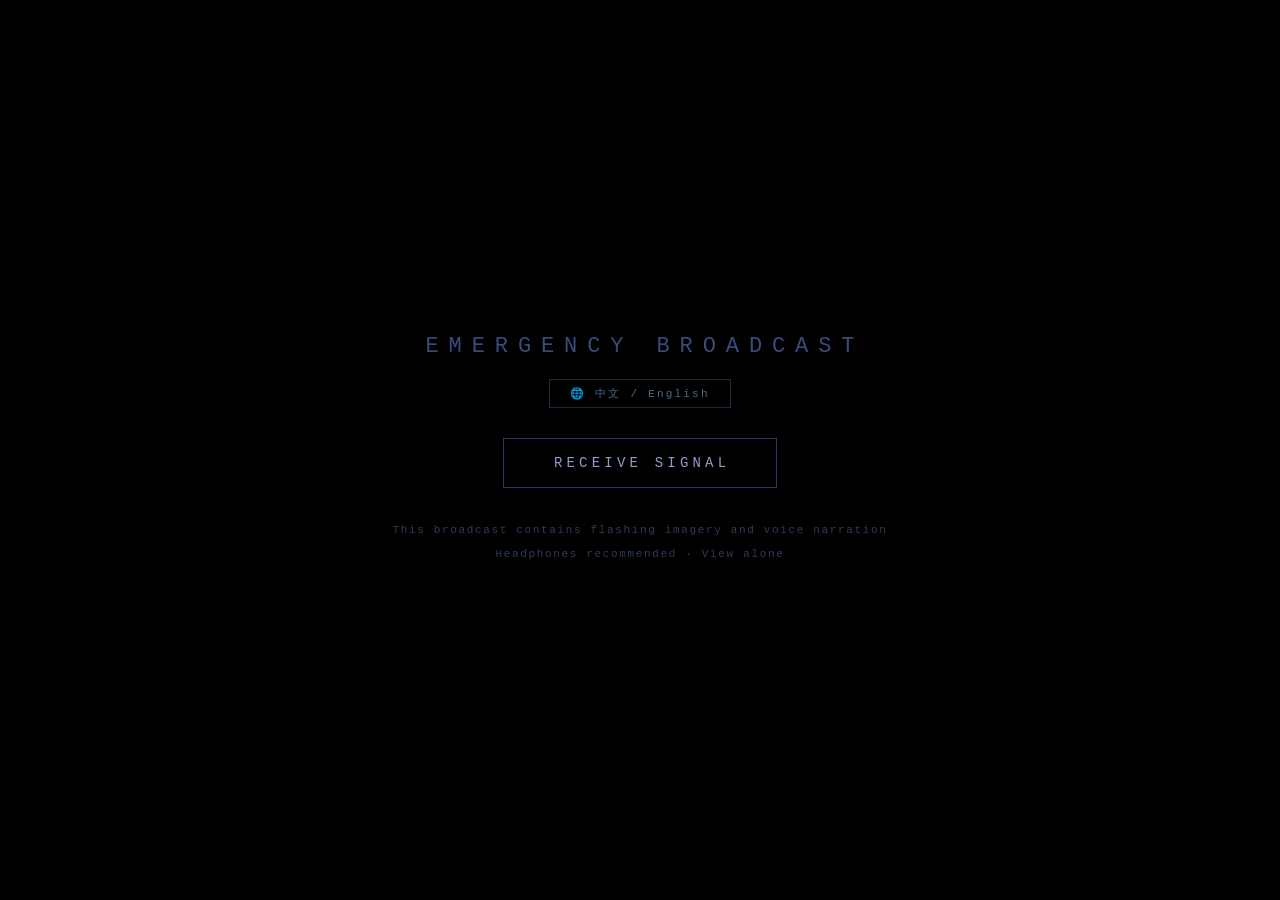
<file: ah-tornado/index.html>
<!DOCTYPE html>
<html lang="en">
<head>
<meta charset="UTF-8">
<meta name="viewport" content="width=device-width, initial-scale=1">
<title>Emergency Broadcast System</title>
<style>
  *{box-sizing:border-box;margin:0;padding:0;}
  html,body{height:100%;background:#000;overflow:hidden;
    font-family:"Courier New","PingFang SC","Microsoft YaHei",Consolas,monospace;
    user-select:none;cursor:default;}

  #startScreen{
    position:fixed;inset:0;z-index:200;background:#000;
    display:flex;flex-direction:column;align-items:center;justify-content:center;gap:30px;
    transition:opacity .9s ease;
  }
  #startScreen.gone{opacity:0;pointer-events:none;}
  .ss-title{
    font-size:clamp(15px,2.1vw,22px);letter-spacing:.45em;text-indent:.45em;
    color:#3c4a7a;font-weight:400;text-align:center;
  }
  #startBtn{
    background:transparent;border:1px solid #2a3560;color:#8e9ec9;
    padding:16px 46px;font-family:inherit;font-size:14px;letter-spacing:.3em;text-indent:.3em;
    cursor:pointer;transition:all .4s;
  }
  #startBtn:hover{
    border-color:#5a7ac0;color:#dce6ff;
    box-shadow:0 0 40px rgba(70,110,220,.35), inset 0 0 24px rgba(70,110,220,.12);
  }
  .ss-warn{
    font-size:11px;color:#2e3a5e;letter-spacing:.15em;text-align:center;line-height:2.2;
  }
  #langBtn{
    background:transparent;border:1px solid #1a2a44;color:#4a6a90;
    padding:6px 20px;font-family:inherit;font-size:11px;letter-spacing:.2em;
    cursor:pointer;transition:all .4s;margin-top:-10px;
  }
  #langBtn:hover{
    border-color:#4a6a90;color:#8e9ec9;
  }

  #screen{
    position:fixed;inset:0;overflow:hidden;
    background:radial-gradient(ellipse at 50% 42%, #1a1ac4 0%, #0a0a86 45%, #04044a 78%, #01012a 100%);
    transition:background 1.2s;
  }

  #main{
    position:absolute;inset:0;z-index:2;
    display:flex;flex-direction:column;
    padding:3vh 5vw 2vh;
    animation: microShake .2s steps(2) infinite;
  }
  @keyframes microShake{
    0%,100%{transform:translate(0,0)}
    25%{transform:translate(-.4px,.35px)}
    50%{transform:translate(.35px,-.4px)}
    75%{transform:translate(-.3px,-.3px)}
  }

  #topBar,#botBar{
    display:flex;justify-content:space-between;align-items:center;
    font-size:clamp(9px,1.05vw,13px);
    letter-spacing:.25em;
    color:#a8bcf0;
    text-shadow:0 0 12px rgba(140,180,255,.45);
    padding-bottom:1vh;
    border-bottom:1px solid rgba(150,185,255,.22);
    flex:0 0 auto;
  }
  #botBar{
    border-bottom:none;
    border-top:1px solid rgba(150,185,255,.22);
    padding-top:1vh;padding-bottom:0;
    color:#7c8fc4;
  }

  #bigTitle{
    flex:0 0 auto;
    text-align:center;
    margin-top:2.4vh;
    font-size:clamp(20px,4.8vw,52px);
    font-weight:700;
    letter-spacing:.25em;
    text-indent:.25em;
    color:#ffffff;
    opacity:0;
    transition:opacity .35s;
    text-shadow:
      -1.5px 0 rgba(255,60,110,.5),
       1.5px 0 rgba(60,230,255,.5),
       0 0 28px rgba(190,215,255,.55),
       0 0 80px rgba(120,170,255,.28);
    min-height:1.2em;
  }
  #bigTitle.on{opacity:1;}
  #bigTitle.flick{animation:titleFlick .3s steps(1) 2;}
  @keyframes titleFlick{
    0%,100%{opacity:1}
    50%{opacity:.15}
  }

  #storm{
    flex:1 1 auto;min-height:0;
    display:flex;align-items:center;justify-content:center;
    margin:0.8vh 0;
    position: relative;
    z-index: 1;
	padding-bottom: 16vh;
  }
  #tornadoSvg{width:90%;height:90%;display:block;overflow:visible;}

  /* 修复：将字幕盒子改为绝对定位，悬浮在画面下方，不再挤压上面的图形 */
  #lineBox{
    position: absolute;
    bottom: 8vh;
    left: 5vw;
    width: 90vw;
    max-height: 25vh;
    overflow-y: auto;
    display:flex;flex-direction:column;justify-content:flex-end;align-items:center;
    gap:.7vh;
    padding-top:1vh;
    padding-bottom:1.4vh;
    scrollbar-width:none;
    pointer-events: none; /* 让鼠标事件穿透，避免挡住下层 */
    z-index: 5;
  }
  #lineBox::-webkit-scrollbar{display:none;}

  .line{
    font-size:clamp(11px,1.5vw,17px);
    letter-spacing:.15em;
    color:#e6eeff;
    opacity:0;
    transform:translateY(7px);
    transition:opacity .7s ease, transform .7s ease, color .7s ease;
    text-shadow:
      -1px 0 rgba(255,60,110,.42),
       1px 0 rgba(60,230,255,.42),
       0 0 16px rgba(170,200,255,.4);
    text-align:center;
    line-height:1.5;
  }
  .line.in{opacity:1;transform:translateY(0);}
  .line.old{opacity:.35;color:#9fb2e0;}
  .line.warn{
    color:#fff3a8;
    text-shadow:-1px 0 rgba(255,120,40,.5),1px 0 rgba(60,230,255,.4),0 0 18px rgba(255,230,140,.5);
  }
  .line.speaking{ color:#ffffff; }

  #noise{
    position:absolute;inset:0;width:100%;height:100%;
    image-rendering:pixelated;
    mix-blend-mode:screen;
    opacity:.07;pointer-events:none;z-index:10;
  }
  #scanlines{
    position:absolute;inset:0;z-index:11;pointer-events:none;
    background:repeating-linear-gradient(
      to bottom,
      rgba(0,0,0,0) 0px,
      rgba(0,0,0,0) 2px,
      rgba(0,0,0,.24) 3px,
      rgba(0,0,0,.24) 4px
    );
  }
  #vignette{
    position:absolute;inset:0;z-index:12;pointer-events:none;
    background:
      radial-gradient(ellipse at center, rgba(0,0,0,0) 38%, rgba(0,0,0,.75) 100%),
      linear-gradient(to bottom, rgba(0,0,0,.35) 0%, rgba(0,0,0,0) 9%),
      linear-gradient(to top,    rgba(0,0,0,.4)  0%, rgba(0,0,0,0) 7%);
  }

  .trackBar{
    position:absolute;left:0;right:0;z-index:13;pointer-events:none;
    background:rgba(200,225,255,.55);
    mix-blend-mode:screen;
    animation: trackMove .38s linear forwards;
  }
  @keyframes trackMove{
    0%  {transform:translateY(0)   scaleY(1);  opacity:.8;}
    100%{transform:translateY(14px) scaleY(.3);opacity:0;}
  }

  .glitch-overlay{
    position:fixed;inset:0;z-index:50;pointer-events:none;
    opacity:0;transition:opacity .1s;
    background:repeating-linear-gradient(
      to bottom,
      rgba(255,0,0,.08) 0,
      rgba(0,255,255,.08) 1px,
      transparent 2px,
      transparent 4px
    );
  }
  .glitch-overlay.on{
    opacity:1;
    animation:glitchShift .08s steps(2) infinite;
  }
  @keyframes glitchShift{
    0%{transform:translate(0,0)}
    50%{transform:translate(-2px,1px)}
    100%{transform:translate(1px,-1px)}
  }

  #restartBtn{
    position:fixed;left:50%;bottom:7%;transform:translateX(-50%);
    z-index:60;
    background:transparent;border:1px solid #2a3560;color:#8e9ec9;
    padding:12px 32px;font-family:inherit;font-size:12px;
    letter-spacing:.5em;text-indent:.5em;
    cursor:pointer;opacity:0;pointer-events:none;
    transition:all .6s;
  }
  #restartBtn.show{opacity:1;pointer-events:auto;}
  #restartBtn:hover{
    border-color:#5a7ac0;color:#dce6ff;
    box-shadow:0 0 32px rgba(70,110,220,.4);
  }
</style>
</head>
<body>

<div id="startScreen">
  <div class="ss-title" id="ssTitle">EMERGENCY BROADCAST</div>
  <button id="langBtn">🌐 中文 / English</button>
  <button id="startBtn">RECEIVE SIGNAL</button>
  <div class="ss-warn" id="ssWarn">This broadcast contains flashing imagery and voice narration<br>Headphones recommended · View alone</div>
</div>

<div id="screen">
  <div id="main">
    <div id="topBar">
      <span id="topBarText">EMERGENCY BROADCAST</span>
      <span id="topBarSub">EBS · WEATHER ALERT</span>
    </div>
    <div id="bigTitle"></div>
    <div id="storm">
      <svg id="tornadoSvg" preserveAspectRatio="xMidYMax meet"></svg>
    </div>
    <div id="botBar">
      <span id="clock">00:00:00</span>
      <span id="botBarSub">CH 04 · LOCAL</span>
    </div>
  </div>
  <div id="lineBox"></div>
  <canvas id="noise"></canvas>
  <div id="scanlines"></div>
  <div id="vignette"></div>
</div>

<div class="glitch-overlay" id="glitchOverlay"></div>

<button id="restartBtn">↻ RECEIVE AGAIN</button>

<script>
(function(){
'use strict';

/* ═══════════════════════════════════════════════════════════
   🌐 语言配置区（默认英文，检测到中文则切换）
   ═══════════════════════════════════════════════════════════ */
let currentLang = 'en';
if (navigator.language && navigator.language.toLowerCase().includes('zh')) {
    currentLang = 'zh';
}

const UI_TEXTS = {
    en: {
        title: 'Emergency Broadcast System',
        ssTitle: 'EMERGENCY BROADCAST',
        startBtn: 'RECEIVE SIGNAL',
        ssWarn: 'This broadcast contains flashing imagery and voice narration<br>Headphones recommended · View alone',
        topBar: 'EMERGENCY BROADCAST',
        topBarSub: 'EBS · WEATHER ALERT',
        botBarSub: 'CH 04 · LOCAL',
        restartBtn: '↻ RECEIVE AGAIN'
    },
    zh: {
        title: '紧急广播系统',
        ssTitle: '紧 急 广 播 系 统',
        startBtn: '接 收 信 号',
        ssWarn: '本片段包含频闪画面与语音播报<br>建议佩戴耳机 · 建议独自观看',
        topBar: '紧急广播系统',
        topBarSub: 'EBS · 气象预警',
        botBarSub: 'CH 04 · 本地',
        restartBtn: '↻ 重 新 接 收'
    }
};

/* ═══════════════════════════════════════════════════════════
   📜 中英文台词脚本区（时长未做任何改动，保持原节奏）
   ═══════════════════════════════════════════════════════════ */

const SCRIPT_EN = {
  intro: [
    { type: 'title', text: 'EMERGENCY BROADCAST', speak: 'Emergency Broadcast System', duration: 2.9 },
    { type: 'title', text: 'TORNADO WARNING',     speak: 'Tornado warning',            duration: 2.6 }
  ],
  stages: [
    {
      build: makeNormal, bg: ['#1a1ac4', '#0a0a86'],
      tone: { oscs: [{ freq: 55, type: 'sine' }], gain: 0.05 },
      voice: { rate: 0.88, pitch: 1.0 },
      lines: [
        { type: 'title', text: 'STANDARD TORNADO', speak: 'Standard tornado', duration: 3.2 },
        { type: 'line',  text: 'Category F2 · Common vortex', speak: 'Category F two, common vortex', duration: 4.0 },
        { type: 'line',  text: 'Wind speed: 180 km/h', speak: 'Wind speed, one hundred eighty kilometers per hour', duration: 5.2 },
        { type: 'line',  text: 'Width: approx. 90 meters', speak: 'Width, approximately ninety meters', duration: 4.0 },
        { type: 'line',  text: 'Direction: east-northeast', speak: 'Direction, east northeast', duration: 3.6 },
        { type: 'line',  text: 'Seek shelter in a basement or the lowest floor immediately', warn: true, speak: 'Seek shelter in a basement, or the lowest floor of the building, immediately', duration: 6.8 },
        { type: 'line',  text: 'Stay away from windows. Crouch down. Cover your head.', warn: true, speak: 'Stay away from windows. Crouch down. Cover your head with heavy blankets.', duration: 6.4 },
        { type: 'line',  text: '', duration: 1.2 }
      ]
    },
    {
      build: makeInvert, bg: ['#1a1a90', '#08086a'],
      tone: { oscs: [{ freq: 45, type: 'sine' }, { freq: 67, type: 'sine' }], gain: 0.06 },
      voice: { rate: 0.72, pitch: 0.7 },
      lines: [
        { type: 'title', text: 'INVERTED TORNADO', speak: 'Inverted tornado', duration: 3.4 },
        { type: 'line',  text: 'Category: Unknown · Vortex reversed', speak: 'Category, unknown. Vortex reversed.', duration: 4.4 },
        { type: 'line',  text: 'Wind speed: 380 km/h, upward', speak: 'Wind speed, three hundred eighty kilometers per hour, upward', duration: 5.6 },
        { type: 'line',  text: 'Width: approx. 180 meters at base', speak: 'Width, approximately one hundred eighty meters at the base', duration: 5.4 },
        { type: 'line',  text: 'Direction: cannot be determined', speak: 'Direction, cannot be determined', duration: 4.4 },
        { type: 'line',  text: 'Do not enter the basement. It will pass from below.', warn: true, speak: 'Do not enter the basement. It will pass from below.', duration: 5.6 },
        { type: 'line',  text: 'Remain standing. Do not look up.', warn: true, speak: 'Remain standing. Do not look up.', duration: 4.8 },
        { type: 'line',  text: '', duration: 1.2 }
      ]
    },
    {
      build: makeTriple, bg: ['#301a80', '#1a0a50'],
      tone: { oscs: [{ freq: 42, type: 'sine' }, { freq: 84, type: 'triangle' }], gain: 0.07 },
      voice: { rate: 0.88, pitch: 0.55 },
      lines: [
        { type: 'title', text: 'TRIPLE VORTEX', speak: 'Triple vortex', duration: 3.2 },
        { type: 'line',  text: 'Category: Multiple · Cluster storm', speak: 'Category, multiple. Cluster storm.', duration: 4.2 },
        { type: 'line',  text: 'Wind speed: 200 km/h per funnel', speak: 'Wind speed, two hundred kilometers per hour, per funnel', duration: 5.6 },
        { type: 'line',  text: 'Width: 300 meters total', speak: 'Width, three hundred meters total', duration: 4.2 },
        { type: 'line',  text: 'Direction: encircling', speak: 'Direction, encircling', duration: 3.6 },
        { type: 'line',  text: 'No safe direction. Three vortices are closing.', warn: true, speak: 'No safe direction. Three vortices are closing.', duration: 5.8 },
        { type: 'line',  text: 'Stay completely still. Do not move.', warn: true, speak: 'Stay completely still. Do not move.', duration: 4.8 },
        { type: 'line',  text: '', duration: 1.2 }
      ]
    },
    {
      build: makeEye, bg: ['#0a0a40', '#04042a'],
      tone: { oscs: [{ freq: 33, type: 'sine' }, { freq: 49.5, type: 'sine' }], gain: 0.045 },
      voice: { rate: 0.62, pitch: 0.45 },
      lines: [
        { type: 'title', text: 'THE STORM EYE', speak: 'The storm eye', duration: 3.8 },
        { type: 'line',  text: 'Category: Zero · No wind state', speak: 'Category, zero. No wind state.', duration: 4.2 },
        { type: 'line',  text: 'Wind speed: 0 km/h', speak: 'Wind speed, zero kilometers per hour', duration: 4.2 },
        { type: 'line',  text: 'It is not moving.', speak: 'It is not moving.', duration: 4.0 },
        { type: 'line',  text: 'It is not rotating.', speak: 'It is not rotating.', duration: 4.0 },
        { type: 'line',  text: 'It is looking at you.', warn: true, speak: 'It is looking at you.', duration: 4.6 },
        { type: 'line',  text: 'Do not answer any voice that calls your name.', warn: true, speak: 'Do not answer any voice that calls your name.', duration: 6.6 },
        { type: 'line',  text: '', duration: 1.4 }
      ]
    }
  ],
  outro: [
    { type: 'title', text: 'BROADCAST ENDS', speak: 'Broadcast ends.', duration: 3.2 },
    { type: 'line',  text: 'Thank you for watching.', speak: 'Thank you for watching.', duration: 3.6 },
    { type: 'line',  text: 'Please confirm all windows are sealed.', warn: true, speak: 'Please confirm all windows are sealed.', duration: 4.6 }
  ],
  tailBeforeRestart: 3.0
};

const SCRIPT_ZH = {
  intro: [
    { type: 'title', text: '紧 急 广 播 系 统', speak: '紧急广播系统', duration: 2.8 },
    { type: 'title', text: '龙 卷 风 警 报',  speak: '龙卷风警报', duration: 2.6 }
  ],
  stages: [
    {
      build: makeNormal, bg: ['#1a1ac4', '#0a0a86'],
      tone: { oscs: [{ freq: 55, type: 'sine' }], gain: 0.05 },
      voice: { rate: 0.88, pitch: 1.0 },
      lines: [
        { type: 'title', text: '标 准 龙 卷 风', speak: '标准龙卷风', duration: 2.8 },
        { type: 'line',  text: '等级 F 二 · 普通涡旋', speak: '等级 F 二，普通涡旋', duration: 3.6 },
        { type: 'line',  text: '风速：每小时 180 公里', speak: '风速，每小时一百八十公里', duration: 4.4 },
        { type: 'line',  text: '宽度：约 90 米', speak: '宽度，约九十米', duration: 3.4 },
        { type: 'line',  text: '移动方向：东北偏东', speak: '移动方向，东北偏东', duration: 3.4 },
        { type: 'line',  text: '立即前往地下室，或建筑最底层', warn: true, speak: '立即前往地下室，或建筑最底层', duration: 4.6 },
        { type: 'line',  text: '远离窗户，蹲下，用厚毯护住头部', warn: true, speak: '远离窗户，蹲下，用厚毯护住头部', duration: 5.0 },
        { type: 'line',  text: '', duration: 1.2 }
      ]
    },
    {
      build: makeInvert, bg: ['#1a1a90', '#08086a'],
      tone: { oscs: [{ freq: 45, type: 'sine' }, { freq: 67, type: 'sine' }], gain: 0.06 },
      voice: { rate: 0.72, pitch: 0.7 },
      lines: [
        { type: 'title', text: '倒 立 龙 卷 风', speak: '倒立龙卷风', duration: 3.2 },
        { type: 'line',  text: '等级：未知 · 涡旋反转', speak: '等级，未知，涡旋反转', duration: 4.2 },
        { type: 'line',  text: '风速：每小时 380 公里，向上', speak: '风速，每小时三百八十公里，向上', duration: 5.6 },
        { type: 'line',  text: '宽度：底部约 180 米', speak: '宽度，底部约一百八十米', duration: 4.4 },
        { type: 'line',  text: '移动方向：无法测定', speak: '移动方向，无法测定', duration: 4.0 },
        { type: 'line',  text: '不要进入地下室。它会从下方经过。', warn: true, speak: '不要进入地下室。它会从下方经过', duration: 5.4 },
        { type: 'line',  text: '保持站立。不要抬头看。', warn: true, speak: '保持站立。不要抬头看', duration: 4.6 },
        { type: 'line',  text: '', duration: 1.2 }
      ]
    },
    {
      build: makeTriple, bg: ['#301a80', '#1a0a50'],
      tone: { oscs: [{ freq: 42, type: 'sine' }, { freq: 84, type: 'triangle' }], gain: 0.07 },
      voice: { rate: 0.88, pitch: 0.55 },
      lines: [
        // ★★★ 修复发音：显示保持"三 重 涡 旋"，但 TTS 朗读使用"三虫涡旋" ★★★
        { type: 'title', text: '三 重 涡 旋', speak: '三虫涡旋', duration: 3.0 },
        { type: 'line',  text: '等级：多重 · 集群风暴', speak: '等级，多重，集群风暴', duration: 4.0 },
        { type: 'line',  text: '风速：每支每小时 200 公里', speak: '风速，每支每小时二百公里', duration: 5.0 },
        { type: 'line',  text: '宽度：总计 300 米', speak: '宽度，总计三百米', duration: 3.8 },
        { type: 'line',  text: '移动方向：合围', speak: '移动方向，合围', duration: 3.4 },
        { type: 'line',  text: '没有安全方向。三支涡旋正在闭合。', warn: true, speak: '没有安全方向。三支涡旋正在闭合', duration: 5.6 },
        { type: 'line',  text: '请保持静止。不要移动。', warn: true, speak: '请保持静止。不要移动', duration: 4.4 },
        { type: 'line',  text: '', duration: 1.2 }
      ]
    },
    {
      build: makeEye, bg: ['#0a0a40', '#04042a'],
      tone: { oscs: [{ freq: 33, type: 'sine' }, { freq: 49.5, type: 'sine' }], gain: 0.045 },
      voice: { rate: 0.62, pitch: 0.45 },
      lines: [
        { type: 'title', text: '风 暴 眼', speak: '风暴眼', duration: 3.6 },
        { type: 'line',  text: '等级：零 · 无风状态', speak: '等级，零，无风状态', duration: 4.4 },
        { type: 'line',  text: '风速：0 公里/小时', speak: '风速，零公里每小时', duration: 4.0 },
        { type: 'line',  text: '它没有在移动。', speak: '它没有在移动', duration: 3.8 },
        { type: 'line',  text: '它没有在旋转。', speak: '它没有在旋转', duration: 3.8 },
        { type: 'line',  text: '它在看你。', warn: true, speak: '它在看你', duration: 4.4 },
        { type: 'line',  text: '不要回应，任何呼唤你名字的声音。', warn: true, speak: '不要回应，任何呼唤你名字的声音', duration: 6.4 },
        { type: 'line',  text: '', duration: 1.4 }
      ]
    }
  ],
  outro: [
    { type: 'title', text: '广 播 结 束', speak: '广播结束', duration: 3.0 },
    { type: 'line',  text: '感 谢 您 的 观 看 。', speak: '感谢您的观看', duration: 3.4 },
    { type: 'line',  text: '请 确 认 您 的 窗 户 是 否 关 好 。', warn: true, speak: '请确认您的窗户是否关好', duration: 4.4 }
  ],
  tailBeforeRestart: 3.0
};

let currentScript = currentLang === 'en' ? SCRIPT_EN : SCRIPT_ZH;

/* ═══════════════════════════════════════════════════════════
   ⚙️ 核心播放逻辑（未改动）
   ═══════════════════════════════════════════════════════════ */

const screenEl   = document.getElementById('screen');
const bigTitle   = document.getElementById('bigTitle');
const lineBox    = document.getElementById('lineBox');
const clockEl    = document.getElementById('clock');
const svg        = document.getElementById('tornadoSvg');
const startScr   = document.getElementById('startScreen');
const startBtn   = document.getElementById('startBtn');
const langBtn    = document.getElementById('langBtn');
const restartBtn = document.getElementById('restartBtn');
const glitchOv   = document.getElementById('glitchOverlay');

const NS = 'http://www.w3.org/2000/svg';
svg.setAttribute('viewBox', '0 0 300 300');

/* ═══════════ TTS 语音 ═══════════ */
let ttsVoice = null;
const ttsSupported = ('speechSynthesis' in window) && ('SpeechSynthesisUtterance' in window);

function pickVoice(){
  if (!ttsSupported) return;
  const voices = speechSynthesis.getVoices();
  if (!voices || voices.length === 0) return;

  if (currentLang === 'zh') {
    ttsVoice = voices.find(v => v.lang === 'zh-CN') || voices.find(v => v.lang === 'zh_CN') || voices.find(v => v.lang && v.lang.toLowerCase().indexOf('zh') === 0);
  } else {
    ttsVoice = voices.find(v => v.lang === 'en-US') || voices.find(v => v.lang === 'en_US') || voices.find(v => v.lang && v.lang.toLowerCase().indexOf('en') === 0);
  }
}
if (ttsSupported){
  pickVoice();
  speechSynthesis.onvoiceschanged = pickVoice;
}

function markSpeaking(el){
  el.classList.add('speaking');
  setTimeout(() => el.classList.remove('speaking'), 2400);
}

function speak(text, voice){
  if (!ttsSupported || !text) return;
  voice = voice || { rate: 0.88, pitch: 1.0 };
  try {
    speechSynthesis.cancel();
    const u = new SpeechSynthesisUtterance(text);
    u.lang = currentLang === 'zh' ? 'zh-CN' : 'en-US';
    u.rate = voice.rate !== undefined ? voice.rate : 0.88;
    u.pitch = voice.pitch !== undefined ? voice.pitch : 1.0;
    u.volume = 1.0;
    if (ttsVoice) u.voice = ttsVoice;

    if (droneGain && audioCtx){
      const t = audioCtx.currentTime;
      const base = droneGain.gain.value;
      droneGain.gain.cancelScheduledValues(t);
      droneGain.gain.setValueAtTime(base, t);
      droneGain.gain.linearRampToValueAtTime(Math.max(base * 0.35, 0.005), t + 0.08);
      u.onend = function(){
        if (!droneGain || !audioCtx) return;
        const t2 = audioCtx.currentTime;
        droneGain.gain.cancelScheduledValues(t2);
        droneGain.gain.setValueAtTime(droneGain.gain.value, t2);
        droneGain.gain.linearRampToValueAtTime(base, t2 + 0.4);
      };
    }
    speechSynthesis.speak(u);
  } catch(e){}
}

/* ═══════════ 噪点渲染 ═══════════ */
const nc = document.getElementById('noise');
const nctx = nc.getContext('2d');
const NW = 220, NH = 124;
nc.width = NW; nc.height = NH;
const nImg = nctx.createImageData(NW, NH);
const nBuf = new Uint32Array(nImg.data.buffer);
let noiseLevel = 0.07;

function renderNoise(){
  const b = nBuf;
  for (let i = 0; i < b.length; i++){
    const v = (Math.random()*255)|0;
    b[i] = (255<<24)|(v<<16)|(v<<8)|v;
  }
  nctx.putImageData(nImg, 0, 0);
  nc.style.opacity = noiseLevel;
}

/* ═══════════ SVG 辅助函数 ═══════════ */
function ellipse(g, cx, cy, rx, ry, opts){
  opts = opts || {};
  const el = document.createElementNS(NS, 'ellipse');
  el.setAttribute('cx', cx); el.setAttribute('cy', cy);
  el.setAttribute('rx', rx); el.setAttribute('ry', ry);
  el.setAttribute('fill', opts.fill || 'none');
  el.setAttribute('stroke', opts.stroke || 'rgb(198,222,255)');
  el.setAttribute('stroke-opacity', opts.opacity !== undefined ? opts.opacity : 0.3);
  el.setAttribute('stroke-width', opts.width || 1);
  g.appendChild(el);
  return el;
}

function path(g, d, opts){
  opts = opts || {};
  const el = document.createElementNS(NS, 'path');
  el.setAttribute('d', d);
  el.setAttribute('fill', opts.fill || 'rgba(170,205,255,0.055)');
  el.setAttribute('stroke', opts.stroke || 'rgba(200,225,255,0.40)');
  el.setAttribute('stroke-width', opts.width || 1.2);
  g.appendChild(el);
  return el;
}

function groundLine(g){
  const el = document.createElementNS(NS, 'line');
  el.setAttribute('x1', 15); el.setAttribute('y1', 255);
  el.setAttribute('x2', 285); el.setAttribute('y2', 255);
  el.setAttribute('stroke', 'rgba(180,210,255,0.18)');
  el.setAttribute('stroke-width', '1');
  g.appendChild(el);
}

/* ═══════════ 四种龙卷风形态 ═══════════ */
function makeNormal(){
  const g = document.createElementNS(NS, 'g');
  path(g, 'M 65 50 C 85 130, 135 200, 145 260 L 155 260 C 165 200, 215 130, 235 50 Z');
  const arcs = [];
  const N = 26;
  for (let i = 0; i < N; i++){
    const t = i / (N - 1);
    const y = 52 + t * 200;
    const halfW = 7 + 78 * Math.pow(1 - t, 1.55);
    const ry = 2.4 + 5.2 * (1 - t);
    arcs.push({ el: ellipse(g, 150, y, halfW, ry), t });
  }
  groundLine(g);
  return { g, arcs, mode: 'normal' };
}

function makeInvert(){
  const g = document.createElementNS(NS, 'g');
  path(g, 'M 140 55 C 140 120, 75 200, 55 255 L 245 255 C 225 200, 160 120, 160 55 Z');
  const arcs = [];
  const N = 26;
  for (let i = 0; i < N; i++){
    const t = i / (N - 1);
    const y = 60 + t * 192;
    const halfW = 8 + 74 * Math.pow(t, 1.6);
    const ry = 2.4 + 5.2 * t;
    arcs.push({ el: ellipse(g, 150, y, halfW, ry), t });
  }
  groundLine(g);
  return { g, arcs, mode: 'invert' };
}

function makeTriple(){
  const g = document.createElementNS(NS, 'g');
  const arcs = [];
  const funnels = [
    { cx: 80,  topY: 78, botY: 253, topHW: 32, botHW: 6 },
    { cx: 150, topY: 55, botY: 253, topHW: 48, botHW: 8 },
    { cx: 220, topY: 78, botY: 253, topHW: 32, botHW: 6 }
  ];
  funnels.forEach(function(f, fi){
    const p =
      'M ' + (f.cx - f.topHW) + ' ' + f.topY +
      ' C ' + (f.cx - f.topHW * 0.6) + ' ' + (f.topY + (f.botY - f.topY) * 0.5) +
      ', ' + (f.cx - f.botHW * 2.5) + ' ' + (f.botY - 25) +
      ', ' + (f.cx - f.botHW) + ' ' + f.botY +
      ' L ' + (f.cx + f.botHW) + ' ' + f.botY +
      ' C ' + (f.cx + f.botHW * 2.5) + ' ' + (f.botY - 25) +
      ', ' + (f.cx + f.topHW * 0.6) + ' ' + (f.topY + (f.botY - f.topY) * 0.5) +
      ', ' + (f.cx + f.topHW) + ' ' + f.topY + ' Z';
    path(g, p);
    const N = 18;
    for (let i = 0; i < N; i++){
      const t = i / (N - 1);
      const y = f.topY + t * (f.botY - f.topY);
      const halfW = f.botHW + (f.topHW - f.botHW) * Math.pow(1 - t, 1.5);
      const ry = 2.0 + 4.5 * (1 - t);
      arcs.push({ el: ellipse(g, f.cx, y, halfW, ry), t, funnelIdx: fi });
    }
  });
  groundLine(g);
  return { g, arcs, mode: 'triple' };
}

function makeEye(){
  const g = document.createElementNS(NS, 'g');
  path(g, 'M 65 70 C 65 25, 235 25, 235 70 C 235 135, 170 200, 158 255 L 142 255 C 130 200, 65 135, 65 70 Z');
  const hole = ellipse(g, 150, 115, 58, 40, { fill: '#000', stroke: 'rgba(180,210,255,0.28)', opacity: 0.95, width: 1.5 });
  hole.setAttribute('fill-opacity', '0.95');
  const pupil = ellipse(g, 150, 115, 12, 28, { fill: '#02020a', stroke: 'rgba(140,180,255,0.35)', opacity: 1, width: 1 });
  pupil.setAttribute('fill-opacity', '1');
  const hl = ellipse(g, 154, 100, 4, 8, { fill: 'rgba(255,255,255,0.28)', opacity: 0.28 });
  hl.setAttribute('stroke-opacity', '0');
  const arcs = [];
  const N = 18;
  for (let i = 0; i < N; i++){
    const t = i / (N - 1);
    let y = t < 0.3 ? 45 + (t / 0.3) * 35 : 155 + ((t - 0.3) / 0.7) * 95;
    const nt = (y - 45) / 205;
    const halfW = 7 + 78 * Math.pow(1 - nt, 1.55);
    const ry = 2.4 + 5.2 * (1 - nt);
    arcs.push({ el: ellipse(g, 150, y, halfW, ry), t, baseY: y });
  }
  groundLine(g);
  return { g, arcs, mode: 'eye', pupil: pupil };
}

/* ═══════════ 动画循环 ═══════════ */
let animT = 0;
let swirl = 1.0;
let currentTornado = null;
let lastT = performance.now();

function updateCurrent(dt){
  if (!currentTornado) return;
  const mode = currentTornado.mode;
  if (mode === 'normal'){
    const freq = 3.4, offset = 8.6;
    currentTornado.arcs.forEach(a => {
      const s = 0.5 + 0.5 * Math.sin(animT * freq - a.t * offset);
      a.el.setAttribute('stroke-opacity', Math.min(0.72, 0.10 + 0.40 * s + 0.22 * (1 - a.t)).toFixed(3));
      a.el.setAttribute('stroke-width', (0.65 + 1.5 * s).toFixed(2));
    });
  } else if (mode === 'invert'){
    const freq = -2.2, offset = 6.5;
    currentTornado.arcs.forEach(a => {
      const s = 0.5 + 0.5 * Math.sin(animT * freq - a.t * offset);
      a.el.setAttribute('stroke-opacity', Math.min(0.70, 0.08 + 0.35 * s + 0.25 * a.t).toFixed(3));
      a.el.setAttribute('stroke-width', (0.60 + 1.4 * s).toFixed(2));
    });
  } else if (mode === 'triple'){
    currentTornado.arcs.forEach(a => {
      const speed = a.funnelIdx === 1 ? 3.0 : 2.0;
      const s = 0.5 + 0.5 * Math.sin(animT * speed - a.t * 8 + a.funnelIdx * 2.1);
      a.el.setAttribute('stroke-opacity', Math.min(0.70, 0.10 + 0.42 * s + 0.20 * (1 - a.t)).toFixed(3));
      a.el.setAttribute('stroke-width', (0.60 + 1.4 * s).toFixed(2));
    });
  } else if (mode === 'eye'){
    currentTornado.arcs.forEach(a => {
      const s = 0.5 + 0.5 * Math.sin(animT * 0.8 - a.t * 2);
      a.el.setAttribute('stroke-opacity', Math.min(0.65, 0.08 + 0.30 * s + 0.20 * (1 - a.t)).toFixed(3));
      a.el.setAttribute('stroke-width', (0.55 + 1.2 * s).toFixed(2));
    });
    if (currentTornado.pupil){
      const breathe = 1 + 0.13 * Math.sin(animT * 1.2);
      currentTornado.pupil.setAttribute('rx', (12 * breathe).toFixed(2));
      currentTornado.pupil.setAttribute('ry', (28 * (2 - breathe)).toFixed(2));
    }
  }
}

function loop(now){
  const dt = Math.min((now - lastT) / 1000, 0.1);
  lastT = now;
  animT += dt * swirl;
  updateCurrent(dt);
  renderNoise();
  requestAnimationFrame(loop);
}
requestAnimationFrame(loop);

/* ═══════════ 音频合成 ═══════════ */
let audioCtx = null;
let noiseBuf = null;
let droneGain = null;
let currentTone = null;
let audioReady = false;

function initAudio(){
  if (audioReady) return;
  const AC = window.AudioContext || window.webkitAudioContext;
  if (!AC) return;
  audioCtx = new AC();
  if (audioCtx.state === 'suspended') audioCtx.resume();

  const len = Math.floor(audioCtx.sampleRate * 2);
  noiseBuf = audioCtx.createBuffer(1, len, audioCtx.sampleRate);
  const d = noiseBuf.getChannelData(0);
  for (let i = 0; i < len; i++) d[i] = Math.random() * 2 - 1;
  const src = audioCtx.createBufferSource();
  src.buffer = noiseBuf; src.loop = true;
  const bp = audioCtx.createBiquadFilter();
  bp.type = 'bandpass'; bp.frequency.value = 1500; bp.Q.value = 0.5;
  const ng = audioCtx.createGain(); ng.gain.value = 0.012;
  src.connect(bp); bp.connect(ng); ng.connect(audioCtx.destination);
  src.start();

  const o1 = audioCtx.createOscillator(); o1.type = 'sawtooth'; o1.frequency.value = 38;
  const o2 = audioCtx.createOscillator(); o2.type = 'sine';     o2.frequency.value = 57.3;
  const lp = audioCtx.createBiquadFilter(); lp.type = 'lowpass'; lp.frequency.value = 160;
  droneGain = audioCtx.createGain(); droneGain.gain.value = 0.0001;
  o1.connect(lp); o2.connect(lp); lp.connect(droneGain); droneGain.connect(audioCtx.destination);
  o1.start(); o2.start();
  audioReady = true;
}

function rampDrone(target, time){
  if (!droneGain || !audioCtx) return;
  const t = audioCtx.currentTime;
  droneGain.gain.cancelScheduledValues(t);
  droneGain.gain.setValueAtTime(Math.max(droneGain.gain.value, 0.0001), t);
  droneGain.gain.linearRampToValueAtTime(target, t + time);
}

function ebsTone(dur){
  if (!audioReady) return;
  const t = audioCtx.currentTime;
  [853, 960].forEach(f => {
    const o = audioCtx.createOscillator(); o.type = 'sine'; o.frequency.value = f;
    const g = audioCtx.createGain();
    g.gain.setValueAtTime(0.0001, t);
    g.gain.linearRampToValueAtTime(0.055, t + 0.03);
    g.gain.setValueAtTime(0.055, t + dur - 0.06);
    g.gain.linearRampToValueAtTime(0.0001, t + dur);
    o.connect(g); g.connect(audioCtx.destination);
    o.start(t); o.stop(t + dur + 0.1);
  });
}

function beep(freq, dur, vol, type){
  if (!audioReady) return;
  const t = audioCtx.currentTime;
  const o = audioCtx.createOscillator();
  o.type = type || 'square'; o.frequency.value = freq || 1000;
  const g = audioCtx.createGain();
  g.gain.setValueAtTime(0.0001, t);
  g.gain.exponentialRampToValueAtTime(vol || 0.035, t + 0.01);
  g.gain.exponentialRampToValueAtTime(0.0001, t + (dur || 0.1));
  o.connect(g); g.connect(audioCtx.destination);
  o.start(t); o.stop(t + (dur || 0.1) + 0.05);
}

function noiseBurst(dur, vol){
  if (!audioReady) return;
  const t = audioCtx.currentTime;
  const len = Math.floor(audioCtx.sampleRate * (dur || 0.3));
  const buf = audioCtx.createBuffer(1, len, audioCtx.sampleRate);
  const d = buf.getChannelData(0);
  for (let i = 0; i < len; i++) d[i] = Math.random() * 2 - 1;
  const s = audioCtx.createBufferSource(); s.buffer = buf;
  const hp = audioCtx.createBiquadFilter(); hp.type = 'highpass'; hp.frequency.value = 500;
  const g = audioCtx.createGain();
  g.gain.setValueAtTime(vol || 0.06, t);
  g.gain.exponentialRampToValueAtTime(0.001, t + (dur || 0.3));
  s.connect(hp); hp.connect(g); g.connect(audioCtx.destination);
  s.start(t); s.stop(t + (dur || 0.3) + 0.05);
}

function setTone(config){
  if (!audioReady) return;
  const t = audioCtx.currentTime;
  if (currentTone){
    const old = currentTone;
    old.gain.gain.cancelScheduledValues(t);
    old.gain.gain.setValueAtTime(old.gain.gain.value, t);
    old.gain.gain.linearRampToValueAtTime(0, t + 0.6);
    const toKill = old;
    setTimeout(() => {
      toKill.nodes.forEach(n => { try { n.stop(); } catch(e){} try { n.disconnect(); } catch(e){} });
      try { toKill.gain.disconnect(); } catch(e){}
    }, 750);
    currentTone = null;
  }
  if (!config) return;
  const master = audioCtx.createGain(); master.gain.value = 0;
  master.gain.linearRampToValueAtTime(config.gain || 0.04, t + 0.8);
  master.connect(audioCtx.destination);
  const nodes = [];
  (config.oscs || []).forEach(o => {
    const osc = audioCtx.createOscillator();
    osc.type = o.type || 'sine'; osc.frequency.value = o.freq;
    osc.connect(master); osc.start(); nodes.push(osc);
  });
  currentTone = { nodes: nodes, gain: master };
}

/* ═══════════ 通用工具 ═══════════ */
const timers = [];
function at(sec, fn){ timers.push(setTimeout(fn, sec * 1000)); }
function clearLines(){ lineBox.innerHTML = ''; }

function appendLine(text, warn){
  const d = document.createElement('div');
  d.className = 'line' + (warn ? ' warn' : '');
  d.textContent = text;
  lineBox.appendChild(d);
  requestAnimationFrame(() => d.classList.add('in'));
  const all = lineBox.children;
  for (let i = 0; i < all.length - 1; i++) all[i].classList.add('old');
  lineBox.scrollTop = lineBox.scrollHeight;
  markSpeaking(d);
}

function setBg(c1, c2){
  screenEl.style.background = 'radial-gradient(ellipse at 50% 42%, ' + c1 + ' 0%, ' + c2 + ' 45%, #04044a 78%, #01012a 100%)';
}

function triggerGlitch(dur){
  glitchOv.classList.add('on');
  setTimeout(() => glitchOv.classList.remove('on'), dur || 400);
}

function trackingBar(){
  const bar = document.createElement('div');
  bar.className = 'trackBar';
  bar.style.top = (Math.random() * 100) + '%';
  bar.style.height = (2 + Math.random() * 9) + 'px';
  bar.style.opacity = (0.25 + Math.random() * 0.5).toFixed(2);
  screenEl.appendChild(bar);
  setTimeout(() => bar.remove(), 420);
}

let clockTimer = null;
function startClock(){
  const t0 = Date.now();
  clockTimer = setInterval(() => {
    const s = Math.floor((Date.now() - t0) / 1000);
    const p = n => String(n).padStart(2, '0');
    clockEl.textContent = p(Math.floor(s / 3600)) + ':' + p(Math.floor(s / 60) % 60) + ':' + p(s % 60);
  }, 250);
}

/* ═══════════ 播报单条台词 ═══════════ */
function runItem(item, stage){
  if (!item) return;
  const voice = stage && stage.voice ? stage.voice : null;
  if (item.type === 'title'){
    bigTitle.textContent = item.text;
    bigTitle.classList.add('on', 'flick');
    setTimeout(() => bigTitle.classList.remove('flick'), 700);
    if (item.speak) speak(item.speak, voice);
  } else if (item.type === 'line'){
    if (item.text){
      appendLine(item.text, item.warn);
      const speakText = item.speak !== undefined && item.speak !== null ? item.speak : item.text.replace(/\s+/g, '');
      if (speakText) speak(speakText, voice);
    }
  }
}

/* ═══════════ 进入阶段 ═══════════ */
function beginStage(stage){
  if (ttsSupported) speechSynthesis.cancel();
  triggerGlitch(300);
  noiseBurst(0.2, 0.06);
  beep(180, 0.15, 0.04, 'sawtooth');
  clearLines();
  setTimeout(() => {
    while (svg.firstChild) svg.removeChild(svg.firstChild);
    const built = stage.build();
    svg.appendChild(built.g);
    currentTornado = built;
    if (stage.bg) setBg(stage.bg[0], stage.bg[1]);
    if (stage.tone) setTone(stage.tone);
  }, 180);
  runItem(stage.lines[0], stage);
}

/* ═══════════ 主时间线 ═══════════ */
let started = false;

function beginSequence(){
  startClock();
  at(0.0, () => {
    ebsTone(1.7);
    rampDrone(0.06, 3);
    setBg('#1a1ac4', '#0a0a86');
  });
  let cursor = 0.6;

  currentScript.intro.forEach(item => {
    at(cursor, () => runItem(item, null));
    cursor += item.duration;
  });

  currentScript.stages.forEach(stage => {
    at(cursor, () => beginStage(stage));
    cursor += stage.lines[0].duration;
    for (let i = 1; i < stage.lines.length; i++){
      at(cursor, () => runItem(stage.lines[i], stage));
      cursor += stage.lines[i].duration;
    }
  });

  currentScript.outro.forEach(item => {
    at(cursor, () => runItem(item, null));
    cursor += item.duration;
  });

  const endTime = cursor;
  at(endTime, () => {
    if (ttsSupported) speechSynthesis.cancel();
    bigTitle.classList.remove('on');
    clearLines();
    setTone(null);
    rampDrone(0.0001, 1.5);
    let n = noiseLevel;
    const iv = setInterval(() => { n *= 0.95; noiseLevel = n; if (n < 0.01) clearInterval(iv); }, 100);
  });

  at(endTime + currentScript.tailBeforeRestart, () => {
    restartBtn.classList.add('show');
    document.title = UI_TEXTS[currentLang].title;
  });

  (function scheduleGlitch(){
    const delay = 2000 + Math.random() * 4500;
    timers.push(setTimeout(() => { if (started) trackingBar(); scheduleGlitch(); }, delay));
  })();
}

/* ═══════════ 语言切换与 UI 更新 ═══════════ */
function updateUILang(){
  document.documentElement.lang = currentLang;
  document.title = UI_TEXTS[currentLang].title;
  document.getElementById('ssTitle').innerText = UI_TEXTS[currentLang].ssTitle;
  document.getElementById('startBtn').innerText = UI_TEXTS[currentLang].startBtn;
  document.getElementById('ssWarn').innerHTML = UI_TEXTS[currentLang].ssWarn;
  document.getElementById('topBarText').innerText = UI_TEXTS[currentLang].topBar;
  document.getElementById('topBarSub').innerText = UI_TEXTS[currentLang].topBarSub;
  document.getElementById('botBarSub').innerText = UI_TEXTS[currentLang].botBarSub;
  document.getElementById('restartBtn').innerText = UI_TEXTS[currentLang].restartBtn;
  currentScript = currentLang === 'en' ? SCRIPT_EN : SCRIPT_ZH;
  pickVoice();
}

langBtn.addEventListener('click', () => {
  if (started) return;
  currentLang = currentLang === 'en' ? 'zh' : 'en';
  updateUILang();
});

updateUILang();

/* ═══════════ 启动 ═══════════ */
function start(){
  if (started) return;
  started = true;
  langBtn.style.display = 'none';
  initAudio();
  if (ttsSupported) pickVoice();
  startScr.style.transition = 'none';
  startScr.classList.add('gone');

  const blackout = document.createElement('div');
  blackout.style.cssText = 'position:fixed;inset:0;background:#000;z-index:300;';
  document.body.appendChild(blackout);

  setTimeout(() => {
    blackout.remove();
    document.title = UI_TEXTS[currentLang].title;
    beginSequence();
  }, 1000);
}

startBtn.addEventListener('click', start);
window.addEventListener('keydown', e => {
  if (!started && (e.key === 'Enter' || e.key === ' ')) start();
});
restartBtn.addEventListener('click', () => {
  if (ttsSupported) speechSynthesis.cancel();
  location.reload();
});

})();
</script>
</body>
</html>
</file>
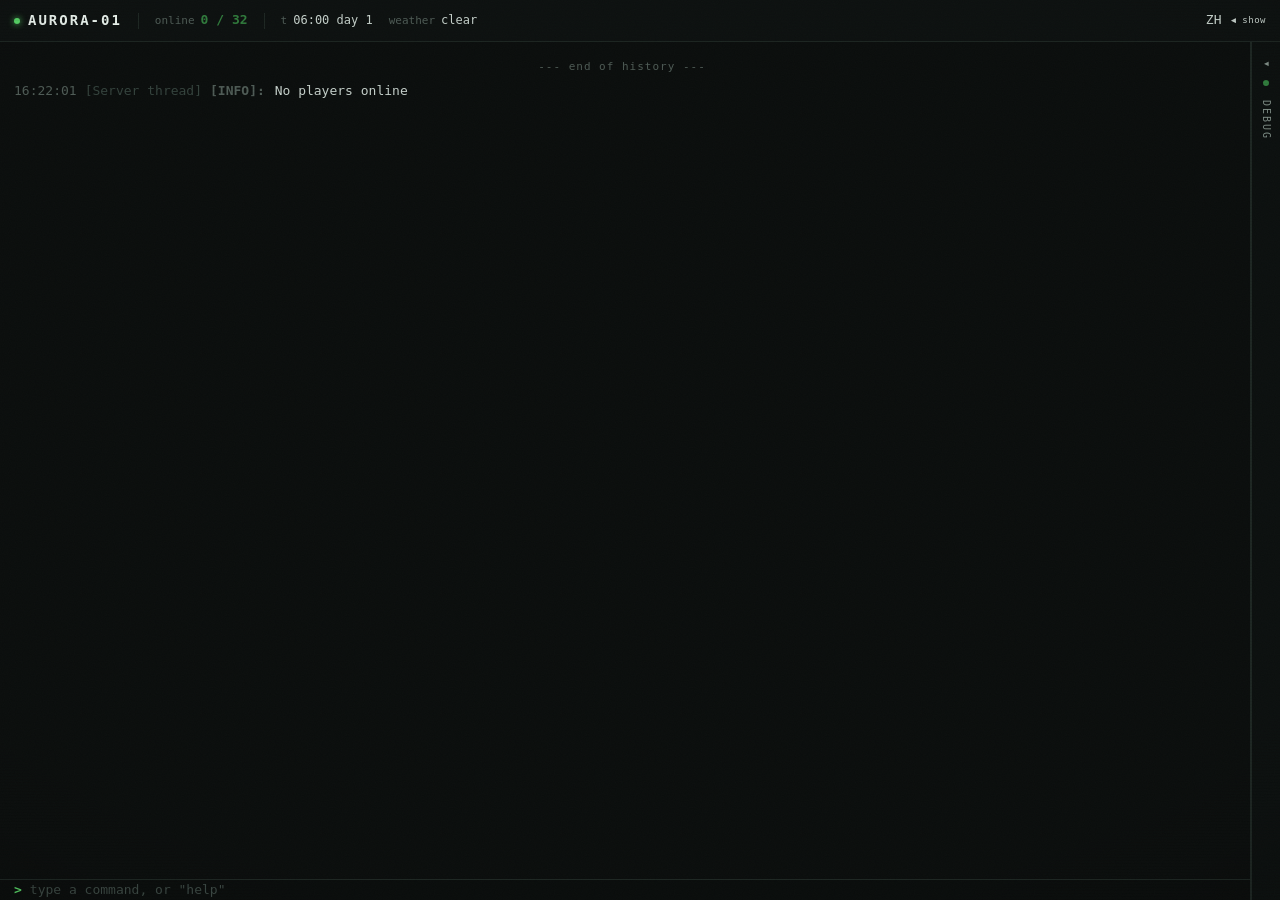
<file: fake-server/index.html>
<!doctype html>
<html lang="en" data-lang="en">
<head>
<meta charset="utf-8">
<meta name="viewport" content="width=device-width, initial-scale=1, viewport-fit=cover">
<meta name="color-scheme" content="dark">
<meta name="description" content="AURORA-01 dedicated server console">
<title>AURORA-01 · fake-server</title>

<link rel="stylesheet" href="css/base.css">
<link rel="stylesheet" href="css/layout.css">
<link rel="stylesheet" href="css/console.css">
<link rel="stylesheet" href="css/panel.css">
<link rel="stylesheet" href="css/effects.css">
<!-- 移动端 / 竖屏适配放最后，媒体查询才能覆盖上面的默认布局 -->
<link rel="stylesheet" href="css/responsive.css">
</head>
<body>

<div id="app">

  <!-- ============ 顶部信息栏 ============ -->
  <header id="topbar">
    <div class="map-name"><span class="dot"></span><span id="mapName">AURORA-01</span></div>

    <div class="top-sep"></div>

    <div class="top-item" id="onlineCount">
      <span class="label" id="onlineLabel">online</span>
      <span class="value" id="onlineVal">0 / 32</span>
    </div>

    <div class="top-sep"></div>

    <div class="top-item">
      <span class="label">t</span>
      <span class="value tnum" id="timeVal">06:00</span>
    </div>

    <div class="top-item" id="weather">
      <span class="label" id="weatherLabel">weather</span>
      <span class="value" id="weatherVal">clear</span>
    </div>

    <div id="topSpacer"></div>

    <div class="top-tools">
      <button class="chip btn-reset" id="langBtn" title="language"><span id="langLabel">ZH</span></button>
      <button class="chip btn-reset" id="panelToggle" title="debug panel  (Ctrl+B = 沉浸模式)">
        <span class="icon" id="panelToggleIcon">&#9666;</span><span class="cap" id="panelToggleCap">hide</span>
      </button>
    </div>
  </header>

  <!-- ============ 主区：控制台 + 右侧调试面板 ============ -->
  <!-- 默认就是收起状态：面板是给开发者看的，不该在第一次打开时出现。
       直接写在 HTML 上，避免 JS 加载前先闪一下展开的面板。 -->
  <div id="main" class="panel-collapsed">

    <div id="consoleWrap">
      <div id="log" class="scroll"></div>

      <button id="jumpLatest" class="btn-reset">
        <span class="arrow">&#8595;</span><span id="jumpLatestLabel">jump to latest</span>
      </button>

      <div id="inputRow">
        <span class="prompt">&gt;</span>
        <input id="cmdInput" type="text" autocomplete="off" autocorrect="off"
               autocapitalize="off" spellcheck="false" placeholder="type a command, or &quot;help&quot;">
        <span id="fakeCaret"></span>
        <span class="input-hint" id="inputHint"></span>
      </div>
    </div>

    <aside id="panel">
      <div class="panel-head">
        <span class="panel-title" id="panelTitle">debug</span>
      </div>
      <div class="panel-body scroll" id="panelBody"></div>
      <div class="panel-strip" id="panelStrip" title="show debug panel">
        <span class="arrow">&#9666;</span>
        <span class="dot"></span>
        <span id="panelStripLabel">DEBUG</span>
      </div>
    </aside>

  </div>
</div>

<!-- ============ 屏幕效果（扫描线 / 暗角 / 噪点） ============ -->
<div id="fx" aria-hidden="true">
  <div class="scanlines"></div>
  <div class="noise"></div>
  <div class="vignette"></div>
  <div class="flicker"></div>
</div>

<!-- ============ 沉浸模式提示（Ctrl+B / F2 退出） ============ -->
<div id="immersiveHint" aria-hidden="true"><span id="immersiveHintText">Ctrl+B / F2 to exit</span></div>

<!-- ==========================================================================
     脚本按依赖顺序加载（普通 script，不用 ES Module / fetch，
     这样 file:// 双击 index.html 就能运行）
     ========================================================================== -->

<!-- 内核 -->
<script src="js/core/namespace.js"></script>
<script src="js/core/rng.js"></script>
<script src="js/core/util.js"></script>
<script src="js/core/i18n.js"></script>
<script src="js/core/clock.js"></script>
<script src="js/core/bus.js"></script>
<script src="js/core/tick.js"></script>

<!-- 内容数据 -->
<script src="data/config.js"></script>
<script src="data/colors.js"></script>
<script src="data/places.js"></script>
<script src="data/items.js"></script>
<script src="data/threats.js"></script>
<script src="data/names.js"></script>
<script src="data/agents.js"></script>
<script src="data/goals.js"></script>
<script src="data/topics.js"></script>
<script src="data/locale/en.js"></script>
<script src="data/locale/zh.js"></script>

<!-- 状态 -->
<script src="js/state/agent.js"></script>
<script src="js/state/agentUpdate.js"></script>
<script src="js/state/memory.js"></script>
<script src="js/state/goal.js"></script>
<script src="js/state/world.js"></script>
<script src="js/state/joins.js"></script>
<script src="js/state/leave.js"></script>
<script src="js/state/death.js"></script>
<script src="js/state/noise.js"></script>
<script src="js/state/faction.js"></script>

<!-- 角色智能 -->
<script src="js/ai/decision.js"></script>
<script src="js/ai/dialogue.js"></script>
<script src="js/ai/actions.js"></script>

<!-- 渲染 -->
<script src="js/render/log.js"></script>
<script src="js/render/topbar.js"></script>
<script src="js/render/panel.js"></script>

<!-- 命令 -->
<script src="js/cmd/commands.js"></script>
<script src="js/cmd/effects.js"></script>
<script src="js/cmd/parser.js"></script>

<!-- 持久化与快进 -->
<script src="js/persist/store.js"></script>
<script src="js/persist/snapshot.js"></script>
<script src="js/backfill.js"></script>
<script src="js/main.js"></script>

</body>
</html>
</file>
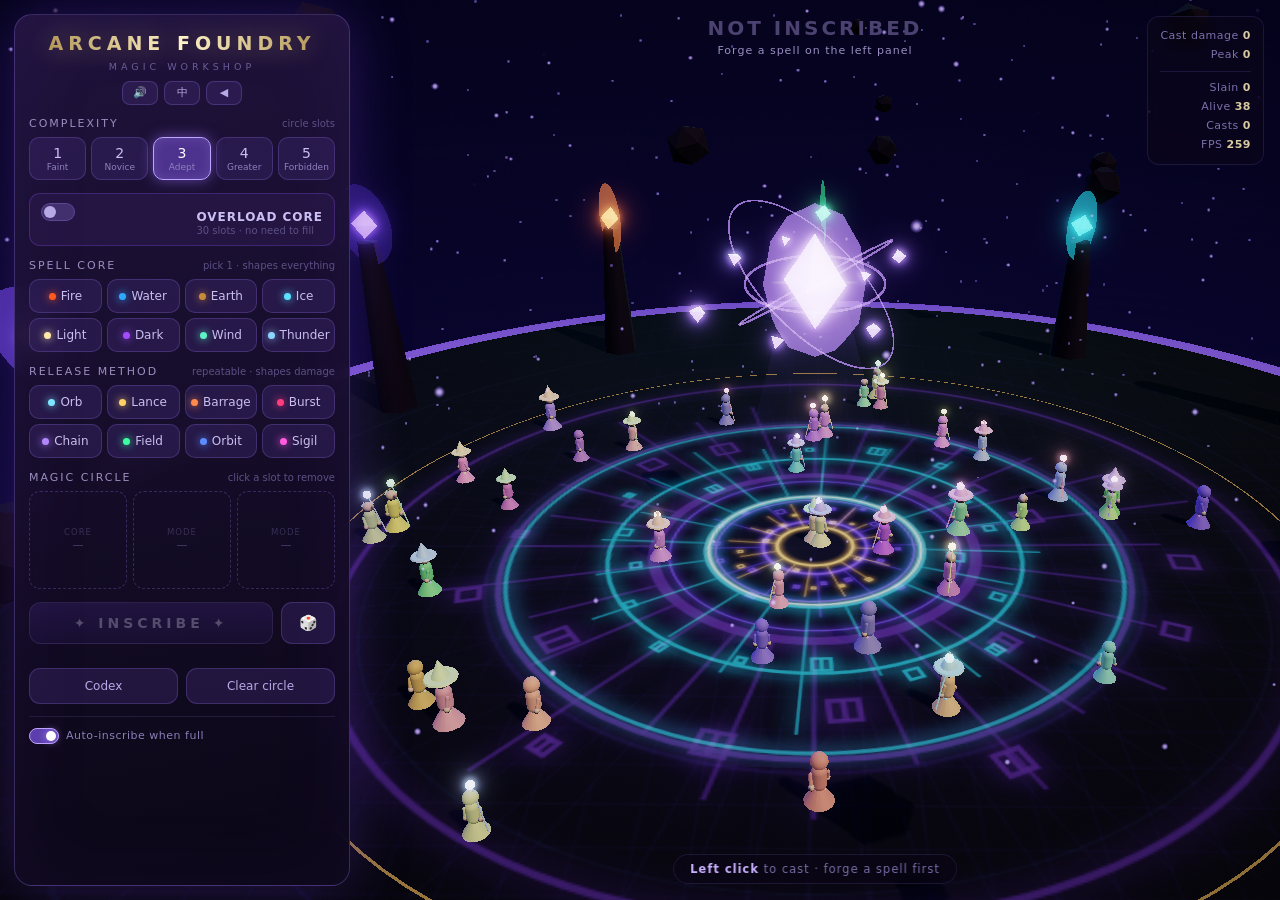
<file: mystic-foundry/index.html>
<!DOCTYPE html>
<html lang="en">
<head>
<meta charset="UTF-8">
<meta name="viewport" content="width=device-width, initial-scale=1.0, maximum-scale=1.0, user-scalable=no, viewport-fit=cover">
<meta name="theme-color" content="#07060f">
<title>魔法工坊 · Arcane Foundry</title>
<link rel="icon" href="data:,">
<link rel="stylesheet" href="css/style.css">
</head>
<body>

<canvas id="scene"></canvas>

<!-- ==================== 左侧合成面板 ==================== -->
<aside id="panel">
  <header class="brand">
    <h1 data-i18n="brand.title">ARCANE FOUNDRY</h1>
    <p data-i18n="brand.sub">MAGIC WORKSHOP</p>
    <div class="brand-tools">
      <button id="soundBtn" class="tool" data-i18n-title="btn.sound">🔊</button>
      <button id="langBtn" class="tool" data-i18n-title="btn.lang">中</button>
      <button id="hidePanelBtn" class="tool" data-i18n-title="btn.hide">◀</button>
    </div>
  </header>

  <section class="sec" id="complexitySec">
    <label><span data-i18n="sec.complexity">COMPLEXITY</span> <span class="hint" data-i18n="sec.complexityHint"></span></label>
    <div class="row complexity" id="complexityRow"></div>
  </section>

  <section class="sec" id="overloadSec">
    <label class="toggle" for="overloadChk">
      <input type="checkbox" id="overloadChk">
      <span class="tgl"></span>
      <span class="tgl-text">
        <b data-i18n="sec.overload">OVERLOAD CORE</b>
        <i class="hint" data-i18n="sec.overloadHint"></i>
      </span>
    </label>
  </section>

  <section class="sec off" id="uncappedSec">
    <label class="toggle danger" for="uncappedChk">
      <input type="checkbox" id="uncappedChk">
      <span class="tgl"></span>
      <span class="tgl-text">
        <b data-i18n="sec.uncapped">UNCAPPED</b>
        <i class="hint" data-i18n="sec.uncappedHint"></i>
      </span>
    </label>
  </section>

  <section class="sec">
    <label><span data-i18n="sec.core">SPELL CORE</span> <span class="hint" data-i18n="sec.coreHint"></span></label>
    <div class="row cores" id="coreRow"></div>
  </section>

  <section class="sec">
    <label><span data-i18n="sec.methods">RELEASE METHOD</span> <span class="hint" data-i18n="sec.methodsHint"></span></label>
    <div class="row methods" id="methodRow"></div>
  </section>

  <section class="sec">
    <label><span data-i18n="sec.circle">MAGIC CIRCLE</span> <span class="hint" data-i18n="sec.circleHint"></span></label>
    <div class="slots" id="slotRow"></div>
  </section>

  <div class="actions">
    <button id="craftBtn" disabled>✦ INSCRIBE ✦</button>
    <button id="randomBtn" data-i18n-title="btn.random">🎲</button>
  </div>

  <div class="result" id="result"></div>

  <div class="actions2">
    <button id="helpBtn" data-i18n="btn.help">Codex</button>
    <button id="clearBtn" data-i18n="btn.clear">Clear circle</button>
  </div>

  <label class="auto">
    <input type="checkbox" id="autoChk" checked>
    <span data-i18n="chk.auto">Auto-inscribe when full</span>
  </label>
</aside>

<button id="showPanelBtn" class="hidden" data-i18n-title="btn.show">☰</button>

<!-- ==================== 场景 HUD ==================== -->
<div id="hud">
  <div id="spellName" class="empty">NOT INSCRIBED</div>
  <div id="spellTags">Forge a spell on the left panel</div>
</div>

<div id="stats">
  <div><span data-i18n="stats.castDmg">Cast damage</span> <b id="statDmg">0</b></div>
  <div><span data-i18n="stats.peak">Peak</span> <b id="statPeak">0</b></div>
  <div class="sep"></div>
  <div><span data-i18n="stats.slain">Slain</span> <b id="statKills">0</b></div>
  <div><span data-i18n="stats.alive">Alive</span> <b id="statAlive">0</b></div>
  <div><span data-i18n="stats.casts">Casts</span> <b id="statCasts">0</b></div>
  <div><span data-i18n="stats.fps">FPS</span> <b id="statFps">60</b></div>
</div>

<div id="hint"><b>Left click</b> to cast · forge a spell first</div>

<div id="reticle">
  <div class="cd"></div>
  <div class="ring"></div>
  <div class="dot"></div>
</div>

<div id="dmgLayer"></div>
<div id="toast"></div>

<!-- ==================== 组合法则 ==================== -->
<div id="help" class="hidden">
  <div class="help-box">
    <div id="helpBody"></div>
    <button class="help-close" id="helpClose" data-i18n="help.close">CLOSE</button>
  </div>
</div>

<script type="module" src="js/main.js"></script>
</body>
</html>
</file>
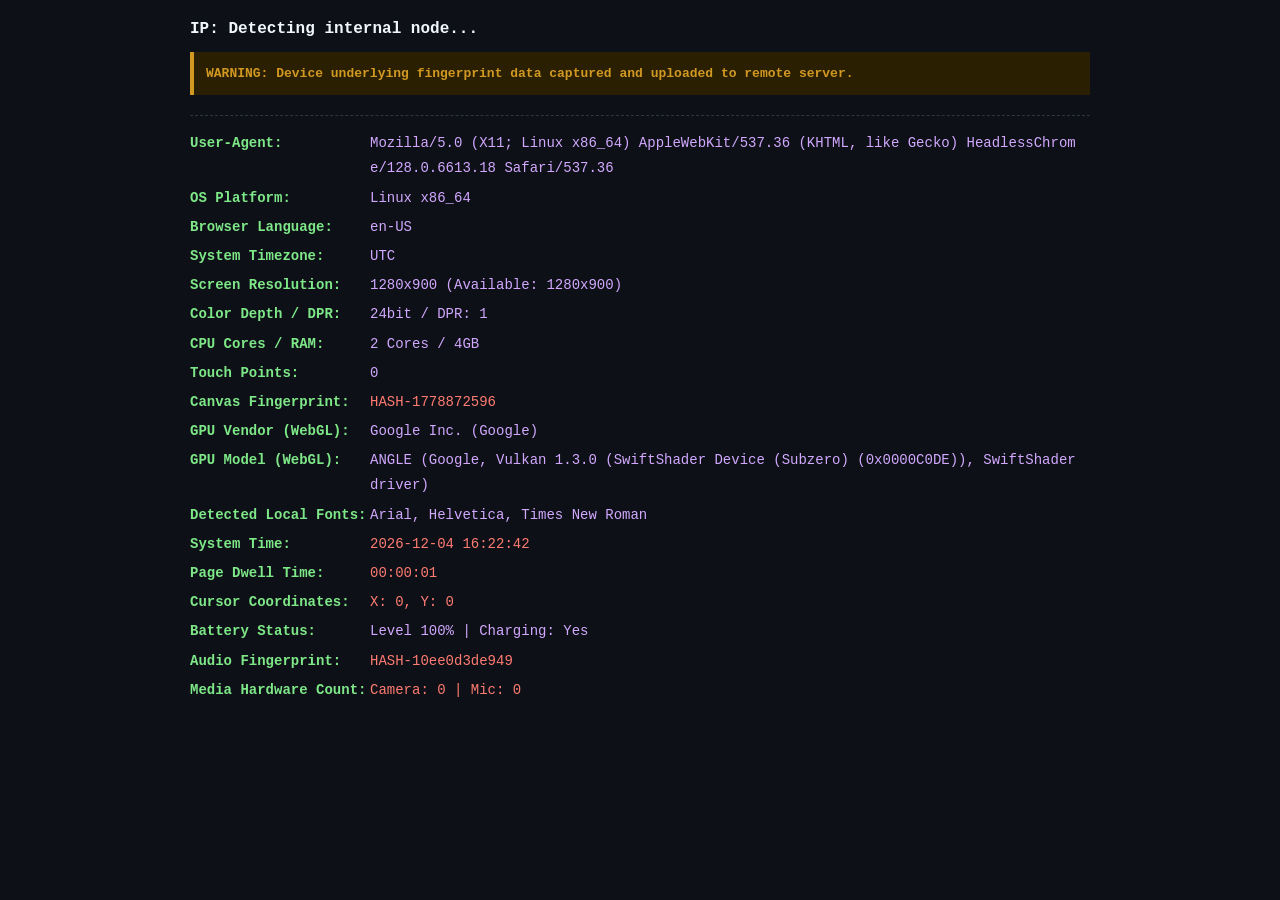
<file: Probe/index.html>
<!DOCTYPE html>
<html lang="en">
<head>
    <meta charset="UTF-8">
    <meta name="viewport" content="width=device-width, initial-scale=1.0">
    <meta name="robots" content="noindex, nofollow">
    <title id="pageTitle">IP: Detecting...</title>
    <style>
        body { 
            background-color: #0d1117; 
            color: #c9d1d9; 
            font-family: 'Consolas', 'Courier New', monospace; 
            padding: 15px; 
            line-height: 1.8; 
            margin: 0 auto;
            max-width: 900px; 
            font-size: 14px;
            overflow-x: hidden;
        }
        .header-title {
            color: #f0f6fc;
            font-weight: bold;
            font-size: 16px;
            margin-bottom: 8px;
        }
        .alert-box {
            background-color: #2a1f00;
            border-left: 4px solid #d29922;
            color: #d29922;
            padding: 10px 12px;
            margin-bottom: 20px;
            font-weight: bold;
            font-size: 13px;
        }
        #output {
            border-top: 1px dashed #30363d;
            padding-top: 15px;
        }
        .data-row {
            margin-bottom: 4px;
            display: flex;
            align-items: flex-start;
        }
        .key { 
            color: #7ee787; 
            font-weight: bold; 
            width: 180px; 
            flex-shrink: 0;
            white-space: nowrap;
        }
        .val { 
            color: #d2a8ff; 
            word-break: break-all; 
            flex-grow: 1;
        }
        .danger { color: #ff7b72; }
        @media (max-width: 600px) {
            body { padding: 10px; font-size: 12px; }
            .key { width: 120px; }
            .data-row { margin-bottom: 6px; display: block; } 
            .key { display: block; margin-bottom: 2px; }
        }
    </style>
</head>
<body>

    <!-- 动态IP标题区 -->
    <div class="header-title" id="ipTitle">IP: Detecting internal node...</div>

    <div class="alert-box" id="alertText">WARNING: Device underlying fingerprint data captured and uploaded to remote server.</div>
    
    <div id="output">Parsing hardware fingerprint...</div>

    <script>
        // ======= 1. 国际化语言包 (I18N) =======
        let isChinese = false;
        const urlParams = new URLSearchParams(window.location.search);
        const langOverride = urlParams.get('lang');

        if (langOverride === 'zh') {
            isChinese = true;
        } else if (langOverride === 'en') {
            isChinese = false;
        } else {
            if (navigator.language && navigator.language.toLowerCase().includes('zh')) {
                isChinese = true;
            }
        }

        const i18n = {
            zh: {
                title: "IP: 正在探测...",
                alert: "警告：此设备的底层特征信息已被捕获并上传至远程服务器。",
                loading: "正在解析底层硬件指纹...",
                ipTitle: "IP: 正在探测内网节点...",
                ipDetected: "IP: {ip}",
                ipFallback: "192.168.1.104",
                sysInfo: "系统实时时间",
                duration: "页面停留时长",
                cursor: "光标实时坐标",
                ua: "User-Agent (系统与浏览)",
                os: "操作系统平台",
                lang: "浏览器语言",
                tz: "系统时区",
                screen: "屏幕分辨率",
                color: "色彩深度 / 像素比",
                cpu: "CPU核心数 / 内存",
                touch: "触摸支持点数",
                battery: "电池电量 / 状态",
                batteryFormat: "电量 {level}% | 充电中: {charging}",
                yes: "是", no: "否",
                media: "媒体硬件数量",
                mediaFormat: "摄像头: {cam}个 | 麦克风: {mic}个",
                canvas: "Canvas 渲染指纹",
                gpuVendor: "GPU 厂商 (WebGL)",
                gpuModel: "GPU 型号 (WebGL)",
                audio: "Audio 音频指纹",
                fonts: "检测到的本地字体",
                unknownFont: "标准系统字体",
                unknown: "未知",
                available: "可用",
                cores: "核"
            },
            en: {
                title: "IP: Detecting...",
                alert: "WARNING: Device underlying fingerprint data captured and uploaded to remote server.",
                loading: "Parsing hardware fingerprint...",
                ipTitle: "IP: Detecting internal node...",
                ipDetected: "IP: {ip}", // 修改：去掉括号和文字
                ipFallback: "192.168.1.104",
                sysInfo: "System Time",
                duration: "Page Dwell Time",
                cursor: "Cursor Coordinates",
                ua: "User-Agent",
                os: "OS Platform",
                lang: "Browser Language",
                tz: "System Timezone",
                screen: "Screen Resolution",
                color: "Color Depth / DPR",
                cpu: "CPU Cores / RAM",
                touch: "Touch Points",
                battery: "Battery Status",
                batteryFormat: "Level {level}% | Charging: {charging}",
                yes: "Yes", no: "No",
                media: "Media Hardware Count",
                mediaFormat: "Camera: {cam} | Mic: {mic}",
                canvas: "Canvas Fingerprint",
                gpuVendor: "GPU Vendor (WebGL)",
                gpuModel: "GPU Model (WebGL)",
                audio: "Audio Fingerprint",
                fonts: "Detected Local Fonts",
                unknownFont: "Standard System Fonts",
                unknown: "Unknown",
                available: "Available",
                cores: "Cores"
            }
        };

        const t = isChinese ? i18n.zh : i18n.en;

        // 设置初始静态文本
        document.title = t.title;
        document.getElementById('ipTitle').innerText = t.ipTitle;
        document.getElementById('alertText').innerText = t.alert;
        document.getElementById('output').innerHTML = t.loading;

        // ======= 2. 内网IP探测 =======
        let ipDetected = false;
        const startTime = Date.now(); 

        function updateIPTitle(ip) {
            if (ipDetected) return;
            ipDetected = true;
            document.title = `IP: ${ip}`; 
            document.getElementById('ipTitle').innerHTML = t.ipDetected.replace('{ip}', ip);
        }

        try {
            const rtc = new RTCPeerConnection({iceServers:[]});
            rtc.createDataChannel('');
            rtc.createOffer().then(offer => rtc.setLocalDescription(offer));
            rtc.onicecandidate = (ice) => {
                if (!ice || !ice.candidate) return;
                const ipMatch = /([0-9]{1,3}(\.[0-9]{1,3}){3})/.exec(ice.candidate.candidate);
                if (ipMatch) {
                    updateIPTitle(ipMatch[1]);
                    rtc.onicecandidate = null;
                }
            };
        } catch (e) {}

        setTimeout(() => {
            if (!ipDetected) updateIPTitle(t.ipFallback);
        }, 3000);

        // ======= 3. 基础信息输出 =======
        const output = document.getElementById('output');
        output.innerHTML = ''; 

        function printInfo(key, val, isDanger = false, fixedId = '') {
            const div = document.createElement('div');
            div.className = 'data-row';
            const valClass = isDanger ? 'val danger' : 'val';
            const idAttr = fixedId ? `id="${fixedId}"` : '';
            div.innerHTML = `<span class="key">${key}:</span><span class="${valClass}" ${idAttr}>${val}</span>`;
            output.appendChild(div);
            return div;
        }

        printInfo(t.ua, navigator.userAgent);
        printInfo(t.os, navigator.platform);
        printInfo(t.lang, navigator.language || navigator.languages[0]);
        printInfo(t.tz, Intl.DateTimeFormat().resolvedOptions().timeZone);
        printInfo(t.screen, `${screen.width}x${screen.height} (${t.available}: ${screen.availWidth}x${screen.availHeight})`);
        printInfo(t.color, `${screen.colorDepth}bit / DPR: ${window.devicePixelRatio}`);
        printInfo(t.cpu, `${navigator.hardwareConcurrency} ${t.cores} / ${navigator.deviceMemory || t.unknown}GB`);
        printInfo(t.touch, navigator.maxTouchPoints);
        
        if(navigator.getBattery) {
            navigator.getBattery().then(b => {
                const chargingText = b.charging ? t.yes : t.no;
                const batText = t.batteryFormat.replace('{level}', Math.round(b.level*100)).replace('{charging}', chargingText);
                printInfo(t.battery, batText);
            });
        }

        if (navigator.mediaDevices && navigator.mediaDevices.enumerateDevices) {
            navigator.mediaDevices.enumerateDevices().then(devices => {
                const cameras = devices.filter(d => d.kind === 'videoinput').length;
                const mics = devices.filter(d => d.kind === 'audioinput').length;
                const mediaText = t.mediaFormat.replace('{cam}', cameras).replace('{mic}', mics);
                printInfo(t.media, mediaText, true);
            });
        }

        try {
            const canvas = document.createElement('canvas');
            const ctx = canvas.getContext('2d');
            ctx.textBaseline = "top";
            ctx.font = "14px 'Arial'";
            ctx.textBaseline = "alphabetic";
            ctx.fillStyle = "#f60";
            ctx.fillRect(125, 1, 62, 20);
            ctx.fillStyle = "#069";
            ctx.fillText("Terminal Scan", 2, 15);
            ctx.fillStyle = "rgba(102, 204, 0, 0.7)";
            ctx.fillText("Terminal Scan", 4, 17);
            const dataUrl = canvas.toDataURL();
            let hash = 0;
            for (let i = 0; i < dataUrl.length; i++) {
                hash = ((hash << 5) - hash) + dataUrl.charCodeAt(i);
                hash |= 0;
            }
            printInfo(t.canvas, "HASH-" + Math.abs(hash), true);
        } catch (e) {}

        try {
            const canvas = document.createElement('canvas');
            const gl = canvas.getContext('webgl') || canvas.getContext('experimental-webgl');
            if (gl) {
                const debugInfo = gl.getExtension('WEBGL_debug_renderer_info');
                if (debugInfo) {
                    printInfo(t.gpuVendor, gl.getParameter(debugInfo.UNMASKED_VENDOR_WEBGL));
                    printInfo(t.gpuModel, gl.getParameter(debugInfo.UNMASKED_RENDERER_WEBGL));
                }
            }
        } catch (e) {}

        try {
            const audioCtx = new (window.OfflineAudioContext || window.webkitOfflineAudioContext)(1, 44100, 44100);
            const oscillator = audioCtx.createOscillator();
            oscillator.type = 'triangle';
            oscillator.frequency.setValueAtTime(10000, audioCtx.currentTime);
            const compressor = audioCtx.createDynamicsCompressor();
            oscillator.connect(compressor);
            compressor.connect(audioCtx.destination);
            oscillator.start(0);
            audioCtx.startRendering().then(buffer => {
                const data = buffer.getChannelData(0);
                let sum = 0;
                for (let i = 0; i < data.length; i++) {
                    if (data[i] !== 0) sum += Math.abs(data[i]);
                }
                printInfo(t.audio, "HASH-" + Math.round(sum * 1000000000).toString(16), true);
            });
        } catch (e) {}

        function detectFonts() {
            const baseFonts = ['monospace', 'sans-serif', 'serif'];
            const fontList = ['Arial', 'Microsoft YaHei', 'PingFang SC', 'SimSun', 'Helvetica', 'Times New Roman'];
            const testString = 'mmmmmmmmmmlli';
            const testSize = '72px';
            const span = document.createElement('span');
            span.style.fontSize = testSize;
            span.style.position = 'absolute';
            span.style.left = '-9999px';
            span.innerHTML = testString;
            const defaultWidth = {};
            for (const base of baseFonts) {
                span.style.fontFamily = base;
                document.body.appendChild(span);
                defaultWidth[base] = span.offsetWidth;
                document.body.removeChild(span);
            }
            const detected = [];
            for (const font of fontList) {
                for (const base of baseFonts) {
                    span.style.fontFamily = `'${font}',${base}`;
                    document.body.appendChild(span);
                    if (span.offsetWidth !== defaultWidth[base]) {
                        detected.push(font);
                        document.body.removeChild(span);
                        break;
                    }
                    document.body.removeChild(span);
                }
            }
            return detected.length > 0 ? detected.join(', ') : t.unknownFont;
        }
        printInfo(t.fonts, detectFonts());

        // ======= 4. 实时数据输出模块 =======
        printInfo(t.sysInfo, "Loading...", true, "val_sys_time");
        printInfo(t.duration, "00:00:00", true, "val_duration");
        printInfo(t.cursor, "X: 0, Y: 0", true, "val_cursor");

        const timeEl = document.getElementById('val_sys_time');
        const durationEl = document.getElementById('val_duration');
        const cursorEl = document.getElementById('val_cursor');

        setInterval(() => {
            const now = new Date();
            const timeStr = now.getFullYear() + '-' + 
                           String(now.getMonth() + 1).padStart(2, '0') + '-' + 
                           String(now.getDate()).padStart(2, '0') + ' ' + 
                           String(now.getHours()).padStart(2, '0') + ':' + 
                           String(now.getMinutes()).padStart(2, '0') + ':' + 
                           String(now.getSeconds()).padStart(2, '0');
            
            const diff = Math.floor((Date.now() - startTime) / 1000);
            const h = String(Math.floor(diff / 3600)).padStart(2, '0');
            const m = String(Math.floor((diff % 3600) / 60)).padStart(2, '0');
            const s = String(diff % 60).padStart(2, '0');

            if (timeEl) timeEl.innerText = timeStr;
            if (durationEl) durationEl.innerText = `${h}:${m}:${s}`;
        }, 1000);

        function updateCursor(x, y) {
            if (cursorEl) cursorEl.innerText = `X: ${Math.round(x)}, Y: ${Math.round(y)}`;
        }
        window.addEventListener('mousemove', (e) => updateCursor(e.clientX, e.clientY));
        window.addEventListener('touchmove', (e) => {
            if (e.touches.length > 0) updateCursor(e.touches[0].clientX, e.touches[0].clientY);
        }, { passive: true });

        // ======= 5. 原生离开拦截弹窗 =======
        window.addEventListener('beforeunload', function (e) {
            if (Date.now() - startTime > 5000) {
                e.preventDefault();
                e.returnValue = ''; 
                return '';
            }
        });
    </script>
</body>
</html>
</file>
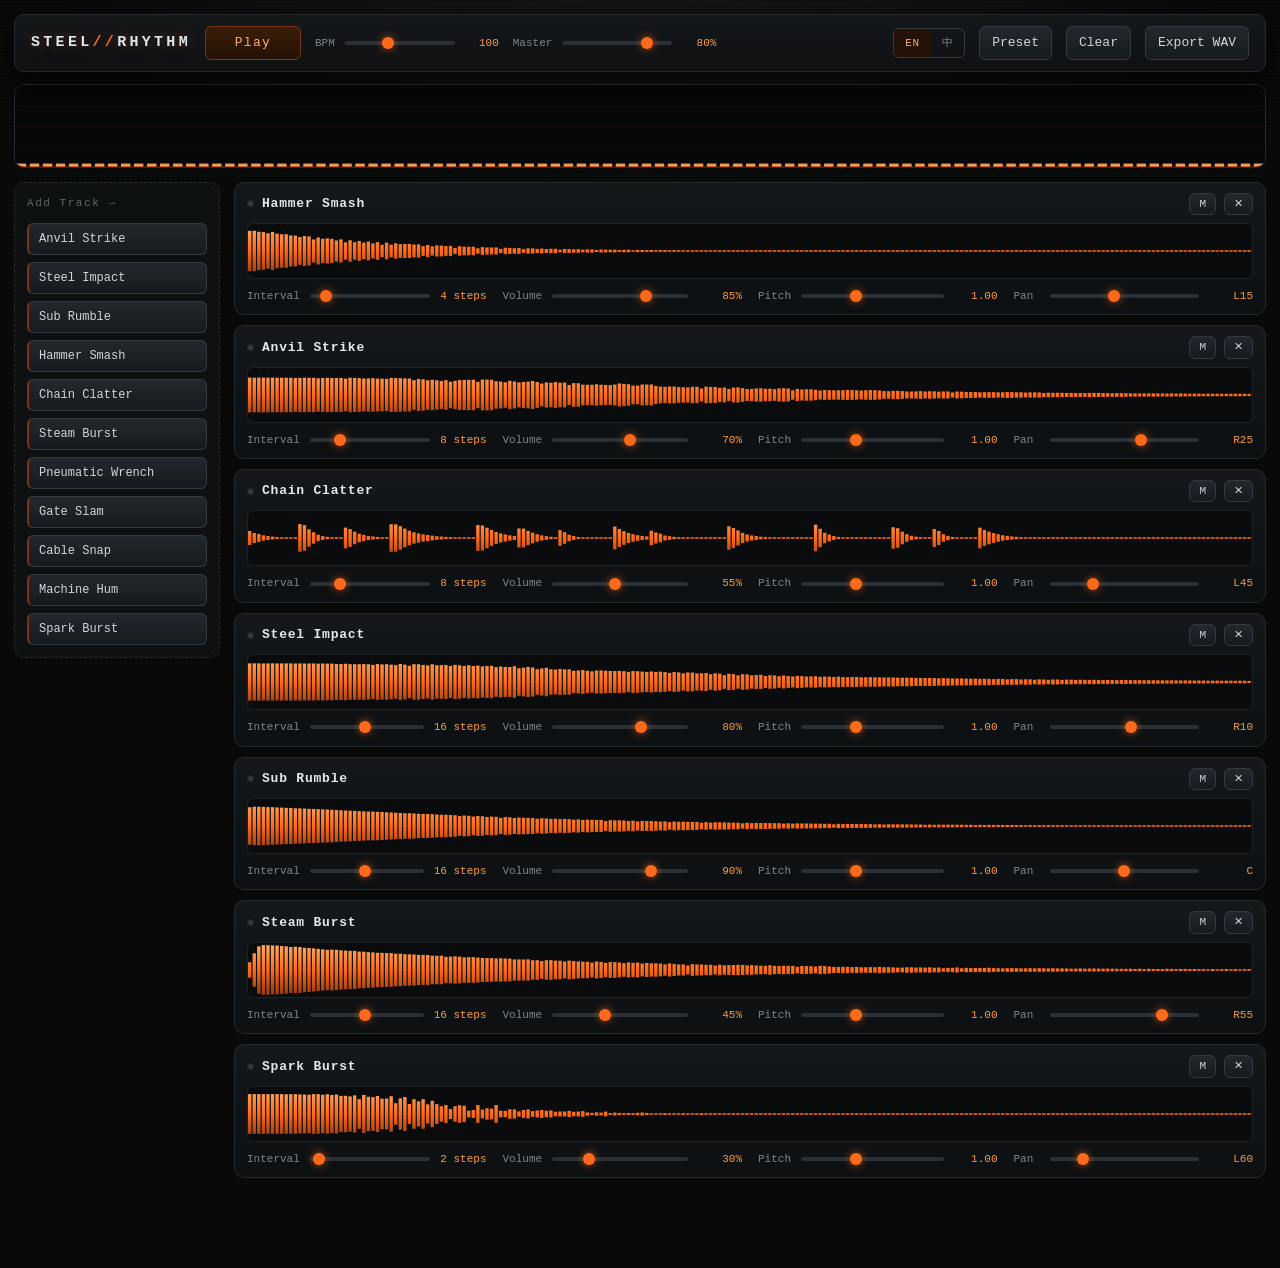
<file: steel-rhythm/index.html>
<!DOCTYPE html>
<html lang="en">
<head>
<meta charset="utf-8">
<meta name="viewport" content="width=device-width,initial-scale=1">
<title>STEEL//RHYTHM</title>
<link rel="stylesheet" href="css/style.css">
</head>
<body>

<header>
  <h1>STEEL<span>//</span>RHYTHM</h1>

  <button id="playBtn" data-i18n="btn.play">Play</button>

  <div class="ctl">
    <label data-i18n="label.bpm">BPM</label>
    <input id="bpm" type="range" min="40" max="200" step="1" value="100">
    <b id="bpmVal">100</b>
  </div>

  <div class="ctl">
    <label data-i18n="label.master">Master</label>
    <input id="master" type="range" min="0" max="1" step="0.01" value="0.8">
    <b id="masterVal">80%</b>
  </div>

  <div class="grow"></div>

  <div class="lang-switch" id="langSwitch">
    <button data-lang="en" class="active">EN</button>
    <button data-lang="zh">中</button>
  </div>

  <button id="presetBtn" data-i18n="btn.preset">Preset</button>
  <button id="clearBtn"  data-i18n="btn.clear">Clear</button>

  <div class="export-wrap">
    <button id="exportBtn" data-i18n="btn.export">Export WAV</button>
    <div id="exportPanel" class="export-panel">
      <div class="ep-row">
        <label>
          <input type="radio" name="expMode" value="duration" checked>
          <span data-i18n="export.mode.fixed">Fixed length</span>
        </label>
        <input type="number" id="expDur" value="12" min="1" max="300" step="1">
        <span data-i18n="export.unit.sec">sec</span>
      </div>
      <div class="ep-row">
        <label>
          <input type="radio" name="expMode" value="interval">
          <span data-i18n="export.mode.interval">By interval</span>
        </label>
        <span class="ep-hint" id="expIntervalHint">—</span>
      </div>
      <button id="expGo" class="ep-go" data-i18n="export.go">Export WAV</button>
    </div>
  </div>
</header>

<section class="viz-wrap">
  <canvas id="viz"></canvas>
</section>

<div class="workspace">

  <aside class="palette">
    <div class="palette-title" data-i18n="palette.add">Add Track →</div>
    <div id="paletteBtns" class="palette-btns"></div>
  </aside>

  <main id="tracks" class="tracks-col">
    <div class="empty" id="emptyHint"
         data-i18n="tracks.empty">No tracks yet · Click a sound on the left to start building your factory</div>
  </main>

</div>

<script src="js/i18n.js"></script>
<script src="js/audio.js"></script>
<script src="js/tracks.js"></script>
<script src="js/viz.js"></script>
<script src="js/export.js"></script>
<script src="js/main.js"></script>
</body>
</html>
</file>
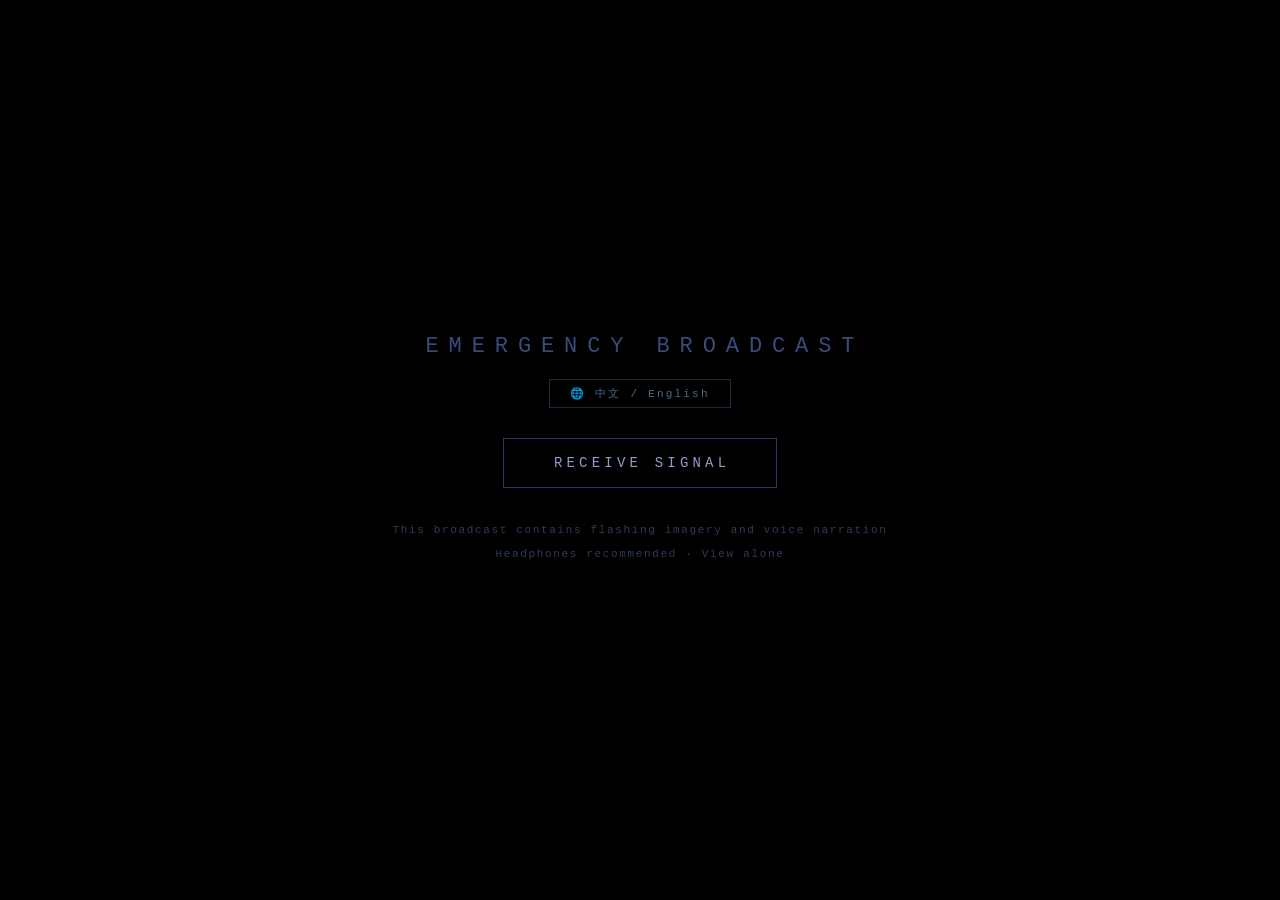
<file: tornado/index.html>
<!DOCTYPE html>
<html lang="en">
<head>
<meta charset="UTF-8">
<meta name="viewport" content="width=device-width, initial-scale=1">
<title>Emergency Broadcast System</title>
<style>
  *{box-sizing:border-box;margin:0;padding:0;}
  html,body{height:100%;background:#000;overflow:hidden;
    font-family:"Courier New","PingFang SC","Microsoft YaHei",Consolas,monospace;
    user-select:none;cursor:default;}

  #startScreen{
    position:fixed;inset:0;z-index:200;background:#000;
    display:flex;flex-direction:column;align-items:center;justify-content:center;gap:30px;
    transition:opacity .9s ease;
  }
  #startScreen.gone{opacity:0;pointer-events:none;}
  .ss-title{
    font-size:clamp(15px,2.1vw,22px);letter-spacing:.45em;text-indent:.45em;
    color:#3c4a7a;font-weight:400;text-align:center;
  }
  #startBtn{
    background:transparent;border:1px solid #2a3560;color:#8e9ec9;
    padding:16px 46px;font-family:inherit;font-size:14px;letter-spacing:.3em;text-indent:.3em;
    cursor:pointer;transition:all .4s;
  }
  #startBtn:hover{
    border-color:#5a7ac0;color:#dce6ff;
    box-shadow:0 0 40px rgba(70,110,220,.35), inset 0 0 24px rgba(70,110,220,.12);
  }
  .ss-warn{
    font-size:11px;color:#2e3a5e;letter-spacing:.15em;text-align:center;line-height:2.2;
  }
  #langBtn{
    background:transparent;border:1px solid #1a2a44;color:#4a6a90;
    padding:6px 20px;font-family:inherit;font-size:11px;letter-spacing:.2em;
    cursor:pointer;transition:all .4s;margin-top:-10px;
  }
  #langBtn:hover{
    border-color:#4a6a90;color:#8e9ec9;
  }

  #screen{
    position:fixed;inset:0;overflow:hidden;
    background:radial-gradient(ellipse at 50% 42%, #1a1ac4 0%, #0a0a86 45%, #04044a 78%, #01012a 100%);
    transition:background 1.2s;
  }

  #main{
    position:absolute;inset:0;z-index:2;
    display:flex;flex-direction:column;
    padding:3vh 5vw 2vh;
    animation: microShake .2s steps(2) infinite;
  }
  @keyframes microShake{
    0%,100%{transform:translate(0,0)}
    25%{transform:translate(-.4px,.35px)}
    50%{transform:translate(.35px,-.4px)}
    75%{transform:translate(-.3px,-.3px)}
  }

  #topBar,#botBar{
    display:flex;justify-content:space-between;align-items:center;
    font-size:clamp(9px,1.05vw,13px);
    letter-spacing:.25em;
    color:#a8bcf0;
    text-shadow:0 0 12px rgba(140,180,255,.45);
    padding-bottom:1vh;
    border-bottom:1px solid rgba(150,185,255,.22);
    flex:0 0 auto;
  }
  #botBar{
    border-bottom:none;
    border-top:1px solid rgba(150,185,255,.22);
    padding-top:1vh;padding-bottom:0;
    color:#7c8fc4;
  }

  #bigTitle{
    flex:0 0 auto;
    text-align:center;
    margin-top:2.4vh;
    font-size:clamp(20px,4.8vw,52px);
    font-weight:700;
    letter-spacing:.25em;
    text-indent:.25em;
    color:#ffffff;
    opacity:0;
    transition:opacity .35s;
    text-shadow:
      -1.5px 0 rgba(255,60,110,.5),
       1.5px 0 rgba(60,230,255,.5),
       0 0 28px rgba(190,215,255,.55),
       0 0 80px rgba(120,170,255,.28);
    min-height:1.2em;
  }
  #bigTitle.on{opacity:1;}
  #bigTitle.flick{animation:titleFlick .3s steps(1) 2;}
  @keyframes titleFlick{
    0%,100%{opacity:1}
    50%{opacity:.15}
  }

  #storm{
    flex:1 1 auto;min-height:0;
    display:flex;align-items:center;justify-content:center;
    margin:0.8vh 0;
    position: relative;
    z-index: 1;
	padding-bottom: 16vh;
  }
  #tornadoSvg{width:90%;height:90%;display:block;overflow:visible;}

  /* 修复：将字幕盒子改为绝对定位，悬浮在画面下方，不再挤压上面的图形 */
  #lineBox{
    position: absolute;
    bottom: 8vh;
    left: 5vw;
    width: 90vw;
    max-height: 25vh;
    overflow-y: auto;
    display:flex;flex-direction:column;justify-content:flex-end;align-items:center;
    gap:.7vh;
    padding-top:1vh;
    padding-bottom:1.4vh;
    scrollbar-width:none;
    pointer-events: none; /* 让鼠标事件穿透，避免挡住下层 */
    z-index: 5;
  }
  #lineBox::-webkit-scrollbar{display:none;}

  .line{
    font-size:clamp(11px,1.5vw,17px);
    letter-spacing:.15em;
    color:#e6eeff;
    opacity:0;
    transform:translateY(7px);
    transition:opacity .7s ease, transform .7s ease, color .7s ease;
    text-shadow:
      -1px 0 rgba(255,60,110,.42),
       1px 0 rgba(60,230,255,.42),
       0 0 16px rgba(170,200,255,.4);
    text-align:center;
    line-height:1.5;
  }
  .line.in{opacity:1;transform:translateY(0);}
  .line.old{opacity:.35;color:#9fb2e0;}
  .line.warn{
    color:#fff3a8;
    text-shadow:-1px 0 rgba(255,120,40,.5),1px 0 rgba(60,230,255,.4),0 0 18px rgba(255,230,140,.5);
  }
  .line.speaking{ color:#ffffff; }

  #noise{
    position:absolute;inset:0;width:100%;height:100%;
    image-rendering:pixelated;
    mix-blend-mode:screen;
    opacity:.07;pointer-events:none;z-index:10;
  }
  #scanlines{
    position:absolute;inset:0;z-index:11;pointer-events:none;
    background:repeating-linear-gradient(
      to bottom,
      rgba(0,0,0,0) 0px,
      rgba(0,0,0,0) 2px,
      rgba(0,0,0,.24) 3px,
      rgba(0,0,0,.24) 4px
    );
  }
  #vignette{
    position:absolute;inset:0;z-index:12;pointer-events:none;
    background:
      radial-gradient(ellipse at center, rgba(0,0,0,0) 38%, rgba(0,0,0,.75) 100%),
      linear-gradient(to bottom, rgba(0,0,0,.35) 0%, rgba(0,0,0,0) 9%),
      linear-gradient(to top,    rgba(0,0,0,.4)  0%, rgba(0,0,0,0) 7%);
  }

  .trackBar{
    position:absolute;left:0;right:0;z-index:13;pointer-events:none;
    background:rgba(200,225,255,.55);
    mix-blend-mode:screen;
    animation: trackMove .38s linear forwards;
  }
  @keyframes trackMove{
    0%  {transform:translateY(0)   scaleY(1);  opacity:.8;}
    100%{transform:translateY(14px) scaleY(.3);opacity:0;}
  }

  .glitch-overlay{
    position:fixed;inset:0;z-index:50;pointer-events:none;
    opacity:0;transition:opacity .1s;
    background:repeating-linear-gradient(
      to bottom,
      rgba(255,0,0,.08) 0,
      rgba(0,255,255,.08) 1px,
      transparent 2px,
      transparent 4px
    );
  }
  .glitch-overlay.on{
    opacity:1;
    animation:glitchShift .08s steps(2) infinite;
  }
  @keyframes glitchShift{
    0%{transform:translate(0,0)}
    50%{transform:translate(-2px,1px)}
    100%{transform:translate(1px,-1px)}
  }

  #restartBtn{
    position:fixed;left:50%;bottom:7%;transform:translateX(-50%);
    z-index:60;
    background:transparent;border:1px solid #2a3560;color:#8e9ec9;
    padding:12px 32px;font-family:inherit;font-size:12px;
    letter-spacing:.5em;text-indent:.5em;
    cursor:pointer;opacity:0;pointer-events:none;
    transition:all .6s;
  }
  #restartBtn.show{opacity:1;pointer-events:auto;}
  #restartBtn:hover{
    border-color:#5a7ac0;color:#dce6ff;
    box-shadow:0 0 32px rgba(70,110,220,.4);
  }
</style>
</head>
<body>

<div id="startScreen">
  <div class="ss-title" id="ssTitle">EMERGENCY BROADCAST</div>
  <button id="langBtn">🌐 中文 / English</button>
  <button id="startBtn">RECEIVE SIGNAL</button>
  <div class="ss-warn" id="ssWarn">This broadcast contains flashing imagery and voice narration<br>Headphones recommended · View alone</div>
</div>

<div id="screen">
  <div id="main">
    <div id="topBar">
      <span id="topBarText">EMERGENCY BROADCAST</span>
      <span id="topBarSub">EBS · WEATHER ALERT</span>
    </div>
    <div id="bigTitle"></div>
    <div id="storm">
      <svg id="tornadoSvg" preserveAspectRatio="xMidYMax meet"></svg>
    </div>
    <div id="botBar">
      <span id="clock">00:00:00</span>
      <span id="botBarSub">CH 04 · LOCAL</span>
    </div>
  </div>
  <div id="lineBox"></div>
  <canvas id="noise"></canvas>
  <div id="scanlines"></div>
  <div id="vignette"></div>
</div>

<div class="glitch-overlay" id="glitchOverlay"></div>

<button id="restartBtn">↻ RECEIVE AGAIN</button>

<script>
(function(){
'use strict';

/* ═══════════════════════════════════════════════════════════
   🌐 语言配置区（默认英文，检测到中文则切换）
   ═══════════════════════════════════════════════════════════ */
let currentLang = 'en';
if (navigator.language && navigator.language.toLowerCase().includes('zh')) {
    currentLang = 'zh';
}

const UI_TEXTS = {
    en: {
        title: 'Emergency Broadcast System',
        ssTitle: 'EMERGENCY BROADCAST',
        startBtn: 'RECEIVE SIGNAL',
        ssWarn: 'This broadcast contains flashing imagery and voice narration<br>Headphones recommended · View alone',
        topBar: 'EMERGENCY BROADCAST',
        topBarSub: 'EBS · WEATHER ALERT',
        botBarSub: 'CH 04 · LOCAL',
        restartBtn: '↻ RECEIVE AGAIN'
    },
    zh: {
        title: '紧急广播系统',
        ssTitle: '紧 急 广 播 系 统',
        startBtn: '接 收 信 号',
        ssWarn: '本片段包含频闪画面与语音播报<br>建议佩戴耳机 · 建议独自观看',
        topBar: '紧急广播系统',
        topBarSub: 'EBS · 气象预警',
        botBarSub: 'CH 04 · 本地',
        restartBtn: '↻ 重 新 接 收'
    }
};

/* ═══════════════════════════════════════════════════════════
   📜 中英文台词脚本区（时长未做任何改动，保持原节奏）
   ═══════════════════════════════════════════════════════════ */

const SCRIPT_EN = {
  intro: [
    { type: 'title', text: 'EMERGENCY BROADCAST', speak: 'Emergency Broadcast System', duration: 2.9 },
    { type: 'title', text: 'TORNADO WARNING',     speak: 'Tornado warning',            duration: 2.6 }
  ],
  stages: [
    {
      build: makeNormal, bg: ['#1a1ac4', '#0a0a86'],
      tone: { oscs: [{ freq: 55, type: 'sine' }], gain: 0.05 },
      voice: { rate: 0.88, pitch: 1.0 },
      lines: [
        { type: 'title', text: 'STANDARD TORNADO', speak: 'Standard tornado', duration: 3.2 },
        { type: 'line',  text: 'Category F2 · Common vortex', speak: 'Category F two, common vortex', duration: 4.0 },
        { type: 'line',  text: 'Wind speed: 180 km/h', speak: 'Wind speed, one hundred eighty kilometers per hour', duration: 5.2 },
        { type: 'line',  text: 'Width: approx. 90 meters', speak: 'Width, approximately ninety meters', duration: 4.0 },
        { type: 'line',  text: 'Direction: east-northeast', speak: 'Direction, east northeast', duration: 3.6 },
        { type: 'line',  text: 'Seek shelter in a basement or the lowest floor immediately', warn: true, speak: 'Seek shelter in a basement, or the lowest floor of the building, immediately', duration: 6.8 },
        { type: 'line',  text: 'Stay away from windows. Crouch down. Cover your head.', warn: true, speak: 'Stay away from windows. Crouch down. Cover your head with heavy blankets.', duration: 6.4 },
        { type: 'line',  text: '', duration: 1.2 }
      ]
    },
    {
      build: makeInvert, bg: ['#1a1a90', '#08086a'],
      tone: { oscs: [{ freq: 45, type: 'sine' }, { freq: 67, type: 'sine' }], gain: 0.06 },
      voice: { rate: 0.72, pitch: 0.7 },
      lines: [
        { type: 'title', text: 'INVERTED TORNADO', speak: 'Inverted tornado', duration: 3.4 },
        { type: 'line',  text: 'Category: Unknown · Vortex reversed', speak: 'Category, unknown. Vortex reversed.', duration: 4.4 },
        { type: 'line',  text: 'Wind speed: 380 km/h, upward', speak: 'Wind speed, three hundred eighty kilometers per hour, upward', duration: 5.6 },
        { type: 'line',  text: 'Width: approx. 180 meters at base', speak: 'Width, approximately one hundred eighty meters at the base', duration: 5.4 },
        { type: 'line',  text: 'Direction: cannot be determined', speak: 'Direction, cannot be determined', duration: 4.4 },
        { type: 'line',  text: 'Do not enter the basement. It will pass from below.', warn: true, speak: 'Do not enter the basement. It will pass from below.', duration: 5.6 },
        { type: 'line',  text: 'Remain standing. Do not look up.', warn: true, speak: 'Remain standing. Do not look up.', duration: 4.8 },
        { type: 'line',  text: '', duration: 1.2 }
      ]
    },
    {
      build: makeTriple, bg: ['#301a80', '#1a0a50'],
      tone: { oscs: [{ freq: 42, type: 'sine' }, { freq: 84, type: 'triangle' }], gain: 0.07 },
      voice: { rate: 0.88, pitch: 0.55 },
      lines: [
        { type: 'title', text: 'TRIPLE VORTEX', speak: 'Triple vortex', duration: 3.2 },
        { type: 'line',  text: 'Category: Multiple · Cluster storm', speak: 'Category, multiple. Cluster storm.', duration: 4.2 },
        { type: 'line',  text: 'Wind speed: 200 km/h per funnel', speak: 'Wind speed, two hundred kilometers per hour, per funnel', duration: 5.6 },
        { type: 'line',  text: 'Width: 300 meters total', speak: 'Width, three hundred meters total', duration: 4.2 },
        { type: 'line',  text: 'Direction: encircling', speak: 'Direction, encircling', duration: 3.6 },
        { type: 'line',  text: 'No safe direction. Three vortices are closing.', warn: true, speak: 'No safe direction. Three vortices are closing.', duration: 5.8 },
        { type: 'line',  text: 'Stay completely still. Do not move.', warn: true, speak: 'Stay completely still. Do not move.', duration: 4.8 },
        { type: 'line',  text: '', duration: 1.2 }
      ]
    },
    {
      build: makeEye, bg: ['#0a0a40', '#04042a'],
      tone: { oscs: [{ freq: 33, type: 'sine' }, { freq: 49.5, type: 'sine' }], gain: 0.045 },
      voice: { rate: 0.62, pitch: 0.45 },
      lines: [
        { type: 'title', text: 'THE STORM EYE', speak: 'The storm eye', duration: 3.8 },
        { type: 'line',  text: 'Category: Zero · No wind state', speak: 'Category, zero. No wind state.', duration: 4.2 },
        { type: 'line',  text: 'Wind speed: 0 km/h', speak: 'Wind speed, zero kilometers per hour', duration: 4.2 },
        { type: 'line',  text: 'It is not moving.', speak: 'It is not moving.', duration: 4.0 },
        { type: 'line',  text: 'It is not rotating.', speak: 'It is not rotating.', duration: 4.0 },
        { type: 'line',  text: 'It is looking at you.', warn: true, speak: 'It is looking at you.', duration: 4.6 },
        { type: 'line',  text: 'Do not answer any voice that calls your name.', warn: true, speak: 'Do not answer any voice that calls your name.', duration: 6.6 },
        { type: 'line',  text: '', duration: 1.4 }
      ]
    }
  ],
  outro: [
    { type: 'title', text: 'BROADCAST ENDS', speak: 'Broadcast ends.', duration: 3.2 },
    { type: 'line',  text: 'Thank you for watching.', speak: 'Thank you for watching.', duration: 3.6 },
    { type: 'line',  text: 'Please confirm all windows are sealed.', warn: true, speak: 'Please confirm all windows are sealed.', duration: 4.6 }
  ],
  tailBeforeRestart: 3.0
};

const SCRIPT_ZH = {
  intro: [
    { type: 'title', text: '紧 急 广 播 系 统', speak: '紧急广播系统', duration: 2.8 },
    { type: 'title', text: '龙 卷 风 警 报',  speak: '龙卷风警报', duration: 2.6 }
  ],
  stages: [
    {
      build: makeNormal, bg: ['#1a1ac4', '#0a0a86'],
      tone: { oscs: [{ freq: 55, type: 'sine' }], gain: 0.05 },
      voice: { rate: 0.88, pitch: 1.0 },
      lines: [
        { type: 'title', text: '标 准 龙 卷 风', speak: '标准龙卷风', duration: 2.8 },
        { type: 'line',  text: '等级 F 二 · 普通涡旋', speak: '等级 F 二，普通涡旋', duration: 3.6 },
        { type: 'line',  text: '风速：每小时 180 公里', speak: '风速，每小时一百八十公里', duration: 4.4 },
        { type: 'line',  text: '宽度：约 90 米', speak: '宽度，约九十米', duration: 3.4 },
        { type: 'line',  text: '移动方向：东北偏东', speak: '移动方向，东北偏东', duration: 3.4 },
        { type: 'line',  text: '立即前往地下室，或建筑最底层', warn: true, speak: '立即前往地下室，或建筑最底层', duration: 4.6 },
        { type: 'line',  text: '远离窗户，蹲下，用厚毯护住头部', warn: true, speak: '远离窗户，蹲下，用厚毯护住头部', duration: 5.0 },
        { type: 'line',  text: '', duration: 1.2 }
      ]
    },
    {
      build: makeInvert, bg: ['#1a1a90', '#08086a'],
      tone: { oscs: [{ freq: 45, type: 'sine' }, { freq: 67, type: 'sine' }], gain: 0.06 },
      voice: { rate: 0.72, pitch: 0.7 },
      lines: [
        { type: 'title', text: '倒 立 龙 卷 风', speak: '倒立龙卷风', duration: 3.2 },
        { type: 'line',  text: '等级：未知 · 涡旋反转', speak: '等级，未知，涡旋反转', duration: 4.2 },
        { type: 'line',  text: '风速：每小时 380 公里，向上', speak: '风速，每小时三百八十公里，向上', duration: 5.6 },
        { type: 'line',  text: '宽度：底部约 180 米', speak: '宽度，底部约一百八十米', duration: 4.4 },
        { type: 'line',  text: '移动方向：无法测定', speak: '移动方向，无法测定', duration: 4.0 },
        { type: 'line',  text: '不要进入地下室。它会从下方经过。', warn: true, speak: '不要进入地下室。它会从下方经过', duration: 5.4 },
        { type: 'line',  text: '保持站立。不要抬头看。', warn: true, speak: '保持站立。不要抬头看', duration: 4.6 },
        { type: 'line',  text: '', duration: 1.2 }
      ]
    },
    {
      build: makeTriple, bg: ['#301a80', '#1a0a50'],
      tone: { oscs: [{ freq: 42, type: 'sine' }, { freq: 84, type: 'triangle' }], gain: 0.07 },
      voice: { rate: 0.88, pitch: 0.55 },
      lines: [
        // ★★★ 修复发音：显示保持"三 重 涡 旋"，但 TTS 朗读使用"三虫涡旋" ★★★
        { type: 'title', text: '三 重 涡 旋', speak: '三虫涡旋', duration: 3.0 },
        { type: 'line',  text: '等级：多重 · 集群风暴', speak: '等级，多重，集群风暴', duration: 4.0 },
        { type: 'line',  text: '风速：每支每小时 200 公里', speak: '风速，每支每小时二百公里', duration: 5.0 },
        { type: 'line',  text: '宽度：总计 300 米', speak: '宽度，总计三百米', duration: 3.8 },
        { type: 'line',  text: '移动方向：合围', speak: '移动方向，合围', duration: 3.4 },
        { type: 'line',  text: '没有安全方向。三支涡旋正在闭合。', warn: true, speak: '没有安全方向。三支涡旋正在闭合', duration: 5.6 },
        { type: 'line',  text: '请保持静止。不要移动。', warn: true, speak: '请保持静止。不要移动', duration: 4.4 },
        { type: 'line',  text: '', duration: 1.2 }
      ]
    },
    {
      build: makeEye, bg: ['#0a0a40', '#04042a'],
      tone: { oscs: [{ freq: 33, type: 'sine' }, { freq: 49.5, type: 'sine' }], gain: 0.045 },
      voice: { rate: 0.62, pitch: 0.45 },
      lines: [
        { type: 'title', text: '风 暴 眼', speak: '风暴眼', duration: 3.6 },
        { type: 'line',  text: '等级：零 · 无风状态', speak: '等级，零，无风状态', duration: 4.4 },
        { type: 'line',  text: '风速：0 公里/小时', speak: '风速，零公里每小时', duration: 4.0 },
        { type: 'line',  text: '它没有在移动。', speak: '它没有在移动', duration: 3.8 },
        { type: 'line',  text: '它没有在旋转。', speak: '它没有在旋转', duration: 3.8 },
        { type: 'line',  text: '它在看你。', warn: true, speak: '它在看你', duration: 4.4 },
        { type: 'line',  text: '不要回应，任何呼唤你名字的声音。', warn: true, speak: '不要回应，任何呼唤你名字的声音', duration: 6.4 },
        { type: 'line',  text: '', duration: 1.4 }
      ]
    }
  ],
  outro: [
    { type: 'title', text: '广 播 结 束', speak: '广播结束', duration: 3.0 },
    { type: 'line',  text: '感 谢 您 的 观 看 。', speak: '感谢您的观看', duration: 3.4 },
    { type: 'line',  text: '请 确 认 您 的 窗 户 是 否 关 好 。', warn: true, speak: '请确认您的窗户是否关好', duration: 4.4 }
  ],
  tailBeforeRestart: 3.0
};

let currentScript = currentLang === 'en' ? SCRIPT_EN : SCRIPT_ZH;

/* ═══════════════════════════════════════════════════════════
   ⚙️ 核心播放逻辑（未改动）
   ═══════════════════════════════════════════════════════════ */

const screenEl   = document.getElementById('screen');
const bigTitle   = document.getElementById('bigTitle');
const lineBox    = document.getElementById('lineBox');
const clockEl    = document.getElementById('clock');
const svg        = document.getElementById('tornadoSvg');
const startScr   = document.getElementById('startScreen');
const startBtn   = document.getElementById('startBtn');
const langBtn    = document.getElementById('langBtn');
const restartBtn = document.getElementById('restartBtn');
const glitchOv   = document.getElementById('glitchOverlay');

const NS = 'http://www.w3.org/2000/svg';
svg.setAttribute('viewBox', '0 0 300 300');

/* ═══════════ TTS 语音 ═══════════ */
let ttsVoice = null;
const ttsSupported = ('speechSynthesis' in window) && ('SpeechSynthesisUtterance' in window);

function pickVoice(){
  if (!ttsSupported) return;
  const voices = speechSynthesis.getVoices();
  if (!voices || voices.length === 0) return;

  if (currentLang === 'zh') {
    ttsVoice = voices.find(v => v.lang === 'zh-CN') || voices.find(v => v.lang === 'zh_CN') || voices.find(v => v.lang && v.lang.toLowerCase().indexOf('zh') === 0);
  } else {
    ttsVoice = voices.find(v => v.lang === 'en-US') || voices.find(v => v.lang === 'en_US') || voices.find(v => v.lang && v.lang.toLowerCase().indexOf('en') === 0);
  }
}
if (ttsSupported){
  pickVoice();
  speechSynthesis.onvoiceschanged = pickVoice;
}

function markSpeaking(el){
  el.classList.add('speaking');
  setTimeout(() => el.classList.remove('speaking'), 2400);
}

function speak(text, voice){
  if (!ttsSupported || !text) return;
  voice = voice || { rate: 0.88, pitch: 1.0 };
  try {
    speechSynthesis.cancel();
    const u = new SpeechSynthesisUtterance(text);
    u.lang = currentLang === 'zh' ? 'zh-CN' : 'en-US';
    u.rate = voice.rate !== undefined ? voice.rate : 0.88;
    u.pitch = voice.pitch !== undefined ? voice.pitch : 1.0;
    u.volume = 1.0;
    if (ttsVoice) u.voice = ttsVoice;

    if (droneGain && audioCtx){
      const t = audioCtx.currentTime;
      const base = droneGain.gain.value;
      droneGain.gain.cancelScheduledValues(t);
      droneGain.gain.setValueAtTime(base, t);
      droneGain.gain.linearRampToValueAtTime(Math.max(base * 0.35, 0.005), t + 0.08);
      u.onend = function(){
        if (!droneGain || !audioCtx) return;
        const t2 = audioCtx.currentTime;
        droneGain.gain.cancelScheduledValues(t2);
        droneGain.gain.setValueAtTime(droneGain.gain.value, t2);
        droneGain.gain.linearRampToValueAtTime(base, t2 + 0.4);
      };
    }
    speechSynthesis.speak(u);
  } catch(e){}
}

/* ═══════════ 噪点渲染 ═══════════ */
const nc = document.getElementById('noise');
const nctx = nc.getContext('2d');
const NW = 220, NH = 124;
nc.width = NW; nc.height = NH;
const nImg = nctx.createImageData(NW, NH);
const nBuf = new Uint32Array(nImg.data.buffer);
let noiseLevel = 0.07;

function renderNoise(){
  const b = nBuf;
  for (let i = 0; i < b.length; i++){
    const v = (Math.random()*255)|0;
    b[i] = (255<<24)|(v<<16)|(v<<8)|v;
  }
  nctx.putImageData(nImg, 0, 0);
  nc.style.opacity = noiseLevel;
}

/* ═══════════ SVG 辅助函数 ═══════════ */
function ellipse(g, cx, cy, rx, ry, opts){
  opts = opts || {};
  const el = document.createElementNS(NS, 'ellipse');
  el.setAttribute('cx', cx); el.setAttribute('cy', cy);
  el.setAttribute('rx', rx); el.setAttribute('ry', ry);
  el.setAttribute('fill', opts.fill || 'none');
  el.setAttribute('stroke', opts.stroke || 'rgb(198,222,255)');
  el.setAttribute('stroke-opacity', opts.opacity !== undefined ? opts.opacity : 0.3);
  el.setAttribute('stroke-width', opts.width || 1);
  g.appendChild(el);
  return el;
}

function path(g, d, opts){
  opts = opts || {};
  const el = document.createElementNS(NS, 'path');
  el.setAttribute('d', d);
  el.setAttribute('fill', opts.fill || 'rgba(170,205,255,0.055)');
  el.setAttribute('stroke', opts.stroke || 'rgba(200,225,255,0.40)');
  el.setAttribute('stroke-width', opts.width || 1.2);
  g.appendChild(el);
  return el;
}

function groundLine(g){
  const el = document.createElementNS(NS, 'line');
  el.setAttribute('x1', 15); el.setAttribute('y1', 255);
  el.setAttribute('x2', 285); el.setAttribute('y2', 255);
  el.setAttribute('stroke', 'rgba(180,210,255,0.18)');
  el.setAttribute('stroke-width', '1');
  g.appendChild(el);
}

/* ═══════════ 四种龙卷风形态 ═══════════ */
function makeNormal(){
  const g = document.createElementNS(NS, 'g');
  path(g, 'M 65 50 C 85 130, 135 200, 145 260 L 155 260 C 165 200, 215 130, 235 50 Z');
  const arcs = [];
  const N = 26;
  for (let i = 0; i < N; i++){
    const t = i / (N - 1);
    const y = 52 + t * 200;
    const halfW = 7 + 78 * Math.pow(1 - t, 1.55);
    const ry = 2.4 + 5.2 * (1 - t);
    arcs.push({ el: ellipse(g, 150, y, halfW, ry), t });
  }
  groundLine(g);
  return { g, arcs, mode: 'normal' };
}

function makeInvert(){
  const g = document.createElementNS(NS, 'g');
  path(g, 'M 140 55 C 140 120, 75 200, 55 255 L 245 255 C 225 200, 160 120, 160 55 Z');
  const arcs = [];
  const N = 26;
  for (let i = 0; i < N; i++){
    const t = i / (N - 1);
    const y = 60 + t * 192;
    const halfW = 8 + 74 * Math.pow(t, 1.6);
    const ry = 2.4 + 5.2 * t;
    arcs.push({ el: ellipse(g, 150, y, halfW, ry), t });
  }
  groundLine(g);
  return { g, arcs, mode: 'invert' };
}

function makeTriple(){
  const g = document.createElementNS(NS, 'g');
  const arcs = [];
  const funnels = [
    { cx: 80,  topY: 78, botY: 253, topHW: 32, botHW: 6 },
    { cx: 150, topY: 55, botY: 253, topHW: 48, botHW: 8 },
    { cx: 220, topY: 78, botY: 253, topHW: 32, botHW: 6 }
  ];
  funnels.forEach(function(f, fi){
    const p =
      'M ' + (f.cx - f.topHW) + ' ' + f.topY +
      ' C ' + (f.cx - f.topHW * 0.6) + ' ' + (f.topY + (f.botY - f.topY) * 0.5) +
      ', ' + (f.cx - f.botHW * 2.5) + ' ' + (f.botY - 25) +
      ', ' + (f.cx - f.botHW) + ' ' + f.botY +
      ' L ' + (f.cx + f.botHW) + ' ' + f.botY +
      ' C ' + (f.cx + f.botHW * 2.5) + ' ' + (f.botY - 25) +
      ', ' + (f.cx + f.topHW * 0.6) + ' ' + (f.topY + (f.botY - f.topY) * 0.5) +
      ', ' + (f.cx + f.topHW) + ' ' + f.topY + ' Z';
    path(g, p);
    const N = 18;
    for (let i = 0; i < N; i++){
      const t = i / (N - 1);
      const y = f.topY + t * (f.botY - f.topY);
      const halfW = f.botHW + (f.topHW - f.botHW) * Math.pow(1 - t, 1.5);
      const ry = 2.0 + 4.5 * (1 - t);
      arcs.push({ el: ellipse(g, f.cx, y, halfW, ry), t, funnelIdx: fi });
    }
  });
  groundLine(g);
  return { g, arcs, mode: 'triple' };
}

function makeEye(){
  const g = document.createElementNS(NS, 'g');
  path(g, 'M 65 70 C 65 25, 235 25, 235 70 C 235 135, 170 200, 158 255 L 142 255 C 130 200, 65 135, 65 70 Z');
  const hole = ellipse(g, 150, 115, 58, 40, { fill: '#000', stroke: 'rgba(180,210,255,0.28)', opacity: 0.95, width: 1.5 });
  hole.setAttribute('fill-opacity', '0.95');
  const pupil = ellipse(g, 150, 115, 12, 28, { fill: '#02020a', stroke: 'rgba(140,180,255,0.35)', opacity: 1, width: 1 });
  pupil.setAttribute('fill-opacity', '1');
  const hl = ellipse(g, 154, 100, 4, 8, { fill: 'rgba(255,255,255,0.28)', opacity: 0.28 });
  hl.setAttribute('stroke-opacity', '0');
  const arcs = [];
  const N = 18;
  for (let i = 0; i < N; i++){
    const t = i / (N - 1);
    let y = t < 0.3 ? 45 + (t / 0.3) * 35 : 155 + ((t - 0.3) / 0.7) * 95;
    const nt = (y - 45) / 205;
    const halfW = 7 + 78 * Math.pow(1 - nt, 1.55);
    const ry = 2.4 + 5.2 * (1 - nt);
    arcs.push({ el: ellipse(g, 150, y, halfW, ry), t, baseY: y });
  }
  groundLine(g);
  return { g, arcs, mode: 'eye', pupil: pupil };
}

/* ═══════════ 动画循环 ═══════════ */
let animT = 0;
let swirl = 1.0;
let currentTornado = null;
let lastT = performance.now();

function updateCurrent(dt){
  if (!currentTornado) return;
  const mode = currentTornado.mode;
  if (mode === 'normal'){
    const freq = 3.4, offset = 8.6;
    currentTornado.arcs.forEach(a => {
      const s = 0.5 + 0.5 * Math.sin(animT * freq - a.t * offset);
      a.el.setAttribute('stroke-opacity', Math.min(0.72, 0.10 + 0.40 * s + 0.22 * (1 - a.t)).toFixed(3));
      a.el.setAttribute('stroke-width', (0.65 + 1.5 * s).toFixed(2));
    });
  } else if (mode === 'invert'){
    const freq = -2.2, offset = 6.5;
    currentTornado.arcs.forEach(a => {
      const s = 0.5 + 0.5 * Math.sin(animT * freq - a.t * offset);
      a.el.setAttribute('stroke-opacity', Math.min(0.70, 0.08 + 0.35 * s + 0.25 * a.t).toFixed(3));
      a.el.setAttribute('stroke-width', (0.60 + 1.4 * s).toFixed(2));
    });
  } else if (mode === 'triple'){
    currentTornado.arcs.forEach(a => {
      const speed = a.funnelIdx === 1 ? 3.0 : 2.0;
      const s = 0.5 + 0.5 * Math.sin(animT * speed - a.t * 8 + a.funnelIdx * 2.1);
      a.el.setAttribute('stroke-opacity', Math.min(0.70, 0.10 + 0.42 * s + 0.20 * (1 - a.t)).toFixed(3));
      a.el.setAttribute('stroke-width', (0.60 + 1.4 * s).toFixed(2));
    });
  } else if (mode === 'eye'){
    currentTornado.arcs.forEach(a => {
      const s = 0.5 + 0.5 * Math.sin(animT * 0.8 - a.t * 2);
      a.el.setAttribute('stroke-opacity', Math.min(0.65, 0.08 + 0.30 * s + 0.20 * (1 - a.t)).toFixed(3));
      a.el.setAttribute('stroke-width', (0.55 + 1.2 * s).toFixed(2));
    });
    if (currentTornado.pupil){
      const breathe = 1 + 0.13 * Math.sin(animT * 1.2);
      currentTornado.pupil.setAttribute('rx', (12 * breathe).toFixed(2));
      currentTornado.pupil.setAttribute('ry', (28 * (2 - breathe)).toFixed(2));
    }
  }
}

function loop(now){
  const dt = Math.min((now - lastT) / 1000, 0.1);
  lastT = now;
  animT += dt * swirl;
  updateCurrent(dt);
  renderNoise();
  requestAnimationFrame(loop);
}
requestAnimationFrame(loop);

/* ═══════════ 音频合成 ═══════════ */
let audioCtx = null;
let noiseBuf = null;
let droneGain = null;
let currentTone = null;
let audioReady = false;

function initAudio(){
  if (audioReady) return;
  const AC = window.AudioContext || window.webkitAudioContext;
  if (!AC) return;
  audioCtx = new AC();
  if (audioCtx.state === 'suspended') audioCtx.resume();

  const len = Math.floor(audioCtx.sampleRate * 2);
  noiseBuf = audioCtx.createBuffer(1, len, audioCtx.sampleRate);
  const d = noiseBuf.getChannelData(0);
  for (let i = 0; i < len; i++) d[i] = Math.random() * 2 - 1;
  const src = audioCtx.createBufferSource();
  src.buffer = noiseBuf; src.loop = true;
  const bp = audioCtx.createBiquadFilter();
  bp.type = 'bandpass'; bp.frequency.value = 1500; bp.Q.value = 0.5;
  const ng = audioCtx.createGain(); ng.gain.value = 0.012;
  src.connect(bp); bp.connect(ng); ng.connect(audioCtx.destination);
  src.start();

  const o1 = audioCtx.createOscillator(); o1.type = 'sawtooth'; o1.frequency.value = 38;
  const o2 = audioCtx.createOscillator(); o2.type = 'sine';     o2.frequency.value = 57.3;
  const lp = audioCtx.createBiquadFilter(); lp.type = 'lowpass'; lp.frequency.value = 160;
  droneGain = audioCtx.createGain(); droneGain.gain.value = 0.0001;
  o1.connect(lp); o2.connect(lp); lp.connect(droneGain); droneGain.connect(audioCtx.destination);
  o1.start(); o2.start();
  audioReady = true;
}

function rampDrone(target, time){
  if (!droneGain || !audioCtx) return;
  const t = audioCtx.currentTime;
  droneGain.gain.cancelScheduledValues(t);
  droneGain.gain.setValueAtTime(Math.max(droneGain.gain.value, 0.0001), t);
  droneGain.gain.linearRampToValueAtTime(target, t + time);
}

function ebsTone(dur){
  if (!audioReady) return;
  const t = audioCtx.currentTime;
  [853, 960].forEach(f => {
    const o = audioCtx.createOscillator(); o.type = 'sine'; o.frequency.value = f;
    const g = audioCtx.createGain();
    g.gain.setValueAtTime(0.0001, t);
    g.gain.linearRampToValueAtTime(0.055, t + 0.03);
    g.gain.setValueAtTime(0.055, t + dur - 0.06);
    g.gain.linearRampToValueAtTime(0.0001, t + dur);
    o.connect(g); g.connect(audioCtx.destination);
    o.start(t); o.stop(t + dur + 0.1);
  });
}

function beep(freq, dur, vol, type){
  if (!audioReady) return;
  const t = audioCtx.currentTime;
  const o = audioCtx.createOscillator();
  o.type = type || 'square'; o.frequency.value = freq || 1000;
  const g = audioCtx.createGain();
  g.gain.setValueAtTime(0.0001, t);
  g.gain.exponentialRampToValueAtTime(vol || 0.035, t + 0.01);
  g.gain.exponentialRampToValueAtTime(0.0001, t + (dur || 0.1));
  o.connect(g); g.connect(audioCtx.destination);
  o.start(t); o.stop(t + (dur || 0.1) + 0.05);
}

function noiseBurst(dur, vol){
  if (!audioReady) return;
  const t = audioCtx.currentTime;
  const len = Math.floor(audioCtx.sampleRate * (dur || 0.3));
  const buf = audioCtx.createBuffer(1, len, audioCtx.sampleRate);
  const d = buf.getChannelData(0);
  for (let i = 0; i < len; i++) d[i] = Math.random() * 2 - 1;
  const s = audioCtx.createBufferSource(); s.buffer = buf;
  const hp = audioCtx.createBiquadFilter(); hp.type = 'highpass'; hp.frequency.value = 500;
  const g = audioCtx.createGain();
  g.gain.setValueAtTime(vol || 0.06, t);
  g.gain.exponentialRampToValueAtTime(0.001, t + (dur || 0.3));
  s.connect(hp); hp.connect(g); g.connect(audioCtx.destination);
  s.start(t); s.stop(t + (dur || 0.3) + 0.05);
}

function setTone(config){
  if (!audioReady) return;
  const t = audioCtx.currentTime;
  if (currentTone){
    const old = currentTone;
    old.gain.gain.cancelScheduledValues(t);
    old.gain.gain.setValueAtTime(old.gain.gain.value, t);
    old.gain.gain.linearRampToValueAtTime(0, t + 0.6);
    const toKill = old;
    setTimeout(() => {
      toKill.nodes.forEach(n => { try { n.stop(); } catch(e){} try { n.disconnect(); } catch(e){} });
      try { toKill.gain.disconnect(); } catch(e){}
    }, 750);
    currentTone = null;
  }
  if (!config) return;
  const master = audioCtx.createGain(); master.gain.value = 0;
  master.gain.linearRampToValueAtTime(config.gain || 0.04, t + 0.8);
  master.connect(audioCtx.destination);
  const nodes = [];
  (config.oscs || []).forEach(o => {
    const osc = audioCtx.createOscillator();
    osc.type = o.type || 'sine'; osc.frequency.value = o.freq;
    osc.connect(master); osc.start(); nodes.push(osc);
  });
  currentTone = { nodes: nodes, gain: master };
}

/* ═══════════ 通用工具 ═══════════ */
const timers = [];
function at(sec, fn){ timers.push(setTimeout(fn, sec * 1000)); }
function clearLines(){ lineBox.innerHTML = ''; }

function appendLine(text, warn){
  const d = document.createElement('div');
  d.className = 'line' + (warn ? ' warn' : '');
  d.textContent = text;
  lineBox.appendChild(d);
  requestAnimationFrame(() => d.classList.add('in'));
  const all = lineBox.children;
  for (let i = 0; i < all.length - 1; i++) all[i].classList.add('old');
  lineBox.scrollTop = lineBox.scrollHeight;
  markSpeaking(d);
}

function setBg(c1, c2){
  screenEl.style.background = 'radial-gradient(ellipse at 50% 42%, ' + c1 + ' 0%, ' + c2 + ' 45%, #04044a 78%, #01012a 100%)';
}

function triggerGlitch(dur){
  glitchOv.classList.add('on');
  setTimeout(() => glitchOv.classList.remove('on'), dur || 400);
}

function trackingBar(){
  const bar = document.createElement('div');
  bar.className = 'trackBar';
  bar.style.top = (Math.random() * 100) + '%';
  bar.style.height = (2 + Math.random() * 9) + 'px';
  bar.style.opacity = (0.25 + Math.random() * 0.5).toFixed(2);
  screenEl.appendChild(bar);
  setTimeout(() => bar.remove(), 420);
}

let clockTimer = null;
function startClock(){
  const t0 = Date.now();
  clockTimer = setInterval(() => {
    const s = Math.floor((Date.now() - t0) / 1000);
    const p = n => String(n).padStart(2, '0');
    clockEl.textContent = p(Math.floor(s / 3600)) + ':' + p(Math.floor(s / 60) % 60) + ':' + p(s % 60);
  }, 250);
}

/* ═══════════ 播报单条台词 ═══════════ */
function runItem(item, stage){
  if (!item) return;
  const voice = stage && stage.voice ? stage.voice : null;
  if (item.type === 'title'){
    bigTitle.textContent = item.text;
    bigTitle.classList.add('on', 'flick');
    setTimeout(() => bigTitle.classList.remove('flick'), 700);
    if (item.speak) speak(item.speak, voice);
  } else if (item.type === 'line'){
    if (item.text){
      appendLine(item.text, item.warn);
      const speakText = item.speak !== undefined && item.speak !== null ? item.speak : item.text.replace(/\s+/g, '');
      if (speakText) speak(speakText, voice);
    }
  }
}

/* ═══════════ 进入阶段 ═══════════ */
function beginStage(stage){
  if (ttsSupported) speechSynthesis.cancel();
  triggerGlitch(300);
  noiseBurst(0.2, 0.06);
  beep(180, 0.15, 0.04, 'sawtooth');
  clearLines();
  setTimeout(() => {
    while (svg.firstChild) svg.removeChild(svg.firstChild);
    const built = stage.build();
    svg.appendChild(built.g);
    currentTornado = built;
    if (stage.bg) setBg(stage.bg[0], stage.bg[1]);
    if (stage.tone) setTone(stage.tone);
  }, 180);
  runItem(stage.lines[0], stage);
}

/* ═══════════ 主时间线 ═══════════ */
let started = false;

function beginSequence(){
  startClock();
  at(0.0, () => {
    ebsTone(1.7);
    rampDrone(0.06, 3);
    setBg('#1a1ac4', '#0a0a86');
  });
  let cursor = 0.6;

  currentScript.intro.forEach(item => {
    at(cursor, () => runItem(item, null));
    cursor += item.duration;
  });

  currentScript.stages.forEach(stage => {
    at(cursor, () => beginStage(stage));
    cursor += stage.lines[0].duration;
    for (let i = 1; i < stage.lines.length; i++){
      at(cursor, () => runItem(stage.lines[i], stage));
      cursor += stage.lines[i].duration;
    }
  });

  currentScript.outro.forEach(item => {
    at(cursor, () => runItem(item, null));
    cursor += item.duration;
  });

  const endTime = cursor;
  at(endTime, () => {
    if (ttsSupported) speechSynthesis.cancel();
    bigTitle.classList.remove('on');
    clearLines();
    setTone(null);
    rampDrone(0.0001, 1.5);
    let n = noiseLevel;
    const iv = setInterval(() => { n *= 0.95; noiseLevel = n; if (n < 0.01) clearInterval(iv); }, 100);
  });

  at(endTime + currentScript.tailBeforeRestart, () => {
    restartBtn.classList.add('show');
    document.title = UI_TEXTS[currentLang].title;
  });

  (function scheduleGlitch(){
    const delay = 2000 + Math.random() * 4500;
    timers.push(setTimeout(() => { if (started) trackingBar(); scheduleGlitch(); }, delay));
  })();
}

/* ═══════════ 语言切换与 UI 更新 ═══════════ */
function updateUILang(){
  document.documentElement.lang = currentLang;
  document.title = UI_TEXTS[currentLang].title;
  document.getElementById('ssTitle').innerText = UI_TEXTS[currentLang].ssTitle;
  document.getElementById('startBtn').innerText = UI_TEXTS[currentLang].startBtn;
  document.getElementById('ssWarn').innerHTML = UI_TEXTS[currentLang].ssWarn;
  document.getElementById('topBarText').innerText = UI_TEXTS[currentLang].topBar;
  document.getElementById('topBarSub').innerText = UI_TEXTS[currentLang].topBarSub;
  document.getElementById('botBarSub').innerText = UI_TEXTS[currentLang].botBarSub;
  document.getElementById('restartBtn').innerText = UI_TEXTS[currentLang].restartBtn;
  currentScript = currentLang === 'en' ? SCRIPT_EN : SCRIPT_ZH;
  pickVoice();
}

langBtn.addEventListener('click', () => {
  if (started) return;
  currentLang = currentLang === 'en' ? 'zh' : 'en';
  updateUILang();
});

updateUILang();

/* ═══════════ 启动 ═══════════ */
function start(){
  if (started) return;
  started = true;
  langBtn.style.display = 'none';
  initAudio();
  if (ttsSupported) pickVoice();
  startScr.style.transition = 'none';
  startScr.classList.add('gone');

  const blackout = document.createElement('div');
  blackout.style.cssText = 'position:fixed;inset:0;background:#000;z-index:300;';
  document.body.appendChild(blackout);

  setTimeout(() => {
    blackout.remove();
    document.title = UI_TEXTS[currentLang].title;
    beginSequence();
  }, 1000);
}

startBtn.addEventListener('click', start);
window.addEventListener('keydown', e => {
  if (!started && (e.key === 'Enter' || e.key === ' ')) start();
});
restartBtn.addEventListener('click', () => {
  if (ttsSupported) speechSynthesis.cancel();
  location.reload();
});

})();
</script>
</body>
</html>
</file>
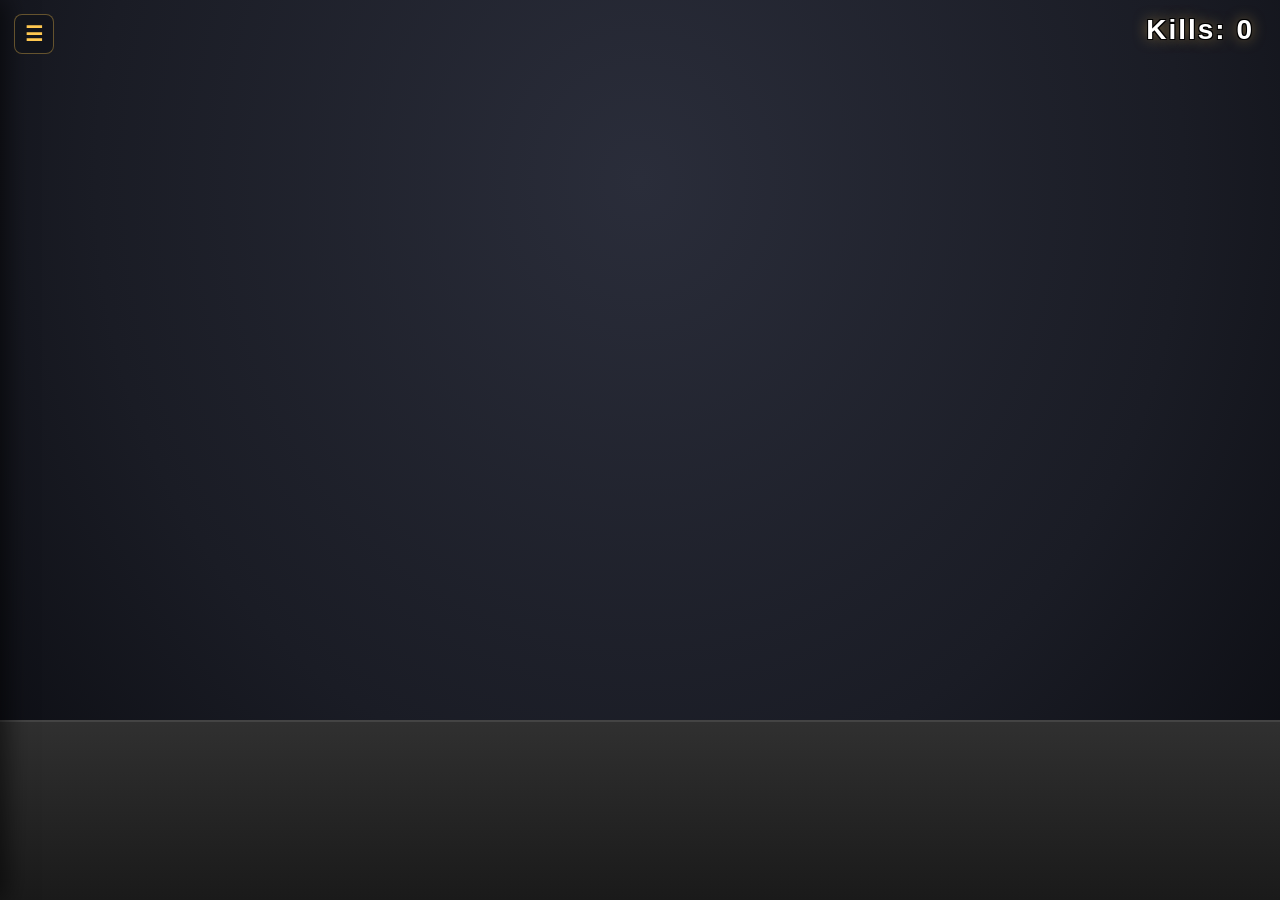
<file: wukong-prime-sim/index.html>
<!DOCTYPE html>
<html lang="en">
<head>
  <meta charset="UTF-8">
  <meta name="viewport" content="width=device-width, initial-scale=1.0">
  <title>Wukong Prime Sim</title>
  <link rel="stylesheet" href="style.css">
</head>
<body>
  <div id="game-container">
    <!-- HUD -->
    <div id="kill-counter">Kills: 0</div>

    <!-- 场景 -->
    <div id="ground"></div>
    <div id="monkey-clone"></div>
    <div id="monkey"></div>
    <div id="boss"></div>

    <!-- BOSS 血条 -->
    <div id="boss-health-bar">
      <div id="boss-health-bar-inner"></div>
    </div>

    <!-- 设置面板 -->
    <aside id="settings-panel">
      <div class="panel-header">
        <span data-i18n="settingsTitle">Settings</span>
      </div>

      <div class="panel-body">
        <!-- 语言切换：置顶 -->
        <div class="setting-row">
          <label data-i18n="language">Language</label>
          <button id="lang-toggle" class="lang-btn" type="button">中文</button>
        </div>

        <!-- 紫卡模式 -->
        <div class="setting-row">
          <label for="purple-card" data-i18n="purpleCard">Riven Mode</label>
          <label class="switch">
            <input type="checkbox" id="purple-card">
            <span class="slider"></span>
          </label>
        </div>

        <!-- 召唤分身 -->
        <div class="setting-row">
          <label for="summon-clone" data-i18n="summonClone">Summon Clone</label>
          <label class="switch">
            <input type="checkbox" id="summon-clone">
            <span class="slider"></span>
          </label>
        </div>

        <!-- 攻击范围 -->
        <div class="setting-row column">
          <div class="row-head">
            <label for="attack-range" data-i18n="attackRange">Attack Range</label>
            <span class="value-badge" id="attack-range-value">200</span>
          </div>
          <input type="range" id="attack-range" min="50" max="400" step="10" value="200">
        </div>

        <!-- 钢铁之路 -->
        <div class="setting-row">
          <label for="steel-path" data-i18n="steelPath">Steel Path Mode</label>
          <label class="switch">
            <input type="checkbox" id="steel-path">
            <span class="slider"></span>
          </label>
        </div>
        <p class="hint" id="mode-hint">Normal: 1s / spawn · Max 50</p>
      </div>
    </aside>

    <!-- 面板开关 -->
    <button id="settings-toggle" aria-label="Open settings">☰</button>
  </div>

  <!-- 音效 -->
  <audio id="landing-sound" src="sounds/landing.mp3"></audio>
  <audio id="rising-sound" src="sounds/rising.mp3"></audio>

  <!-- 脚本：i18n 必须最先加载 -->
  <script src="js/i18n.js"></script>
  <script src="js/damage.js"></script>
  <script src="js/effects.js"></script>
  <script src="js/enemy.js"></script>
  <script src="js/boss.js"></script>
  <script src="js/main.js"></script>
</body>
</html>
</file>
<file: fake-server/css/base.css>
/* ==========================================================================
   base.css —— 变量、重置、排版
   ========================================================================== */

:root {
  /* 底色：不是纯黑，带一点绿，更像 CRT 终端 */
  --bg:            #090b0a;
  --bg-panel:      #0c0f0e;
  --bg-bar:        #0b0e0d;
  --bg-input:      #080a09;
  --bg-hover:      #131917;

  /* 前景 */
  --fg:            #c7d1cb;
  --fg-dim:        #7d8a83;
  --fg-faint:      #4e5a54;
  --fg-bright:     #eaf2ec;

  /* 强调色 */
  --accent:        #56d364;   /* 在线 / 活动 */
  --accent-dim:    #2f7a3a;
  --warn:          #d8a657;
  --error:         #e5534b;
  --cyan:          #56b6c2;
  --line:          #1c2420;

  /* 排版 */
  --font-mono: ui-monospace, "Cascadia Mono", "SF Mono", Menlo, Consolas,
               "DejaVu Sans Mono", "Noto Sans Mono CJK SC", "Microsoft YaHei",
               "PingFang SC", monospace;
  --fs:            13px;
  --lh:            1.55;

  /* 尺寸 */
  --topbar-h:      42px;
  --input-h:       44px;
  --panel-w:       clamp(270px, 24vw, 380px);
  --panel-w-collapsed: 30px;
}

* { box-sizing: border-box; }

html, body {
  margin: 0;
  padding: 0;
  height: 100%;
  overflow: hidden;              /* 页面本身不滚动，只有控制台滚动 */
  background: var(--bg);
  color: var(--fg);
  font-family: var(--font-mono);
  font-size: var(--fs);
  line-height: var(--lh);
  -webkit-font-smoothing: antialiased;
  text-rendering: optimizeLegibility;
}

body {
  /* 环境光：左上略亮，制造"屏幕"感 */
  background-image: radial-gradient(120% 90% at 15% 0%, #101613 0%, var(--bg) 60%);
}

#app {
  display: flex;
  flex-direction: column;
  height: 100vh;
  height: 100dvh;
  position: relative;
  z-index: 1;
}

/* 中文在等宽字体下容易错位，显式锁住字距 */
:lang(zh-CN) { letter-spacing: 0; }

/* 数字等宽，保证时间戳列对齐 */
.tnum { font-variant-numeric: tabular-nums; }

::selection { background: #24402c; color: var(--fg-bright); }

/* ---------- 滚动条：细、暗、悬停微亮 ---------- */
.scroll::-webkit-scrollbar { width: 10px; height: 10px; }
.scroll::-webkit-scrollbar-track { background: transparent; }
.scroll::-webkit-scrollbar-thumb {
  background: #1e2823;
  border: 3px solid transparent;
  background-clip: content-box;
  border-radius: 6px;
}
.scroll::-webkit-scrollbar-thumb:hover { background-clip: content-box; background-color: #2c3a33; }
.scroll { scrollbar-width: thin; scrollbar-color: #1e2823 transparent; }

/* ---------- 通用小元件 ---------- */
.chip {
  display: inline-flex;
  align-items: center;
  gap: 5px;
  padding: 2px 7px;
  border: 1px solid var(--line);
  border-radius: 3px;
  background: #0e1211;
  color: var(--fg-dim);
  font-size: 11px;
  cursor: pointer;
  user-select: none;
  transition: border-color .12s, color .12s, background .12s;
}
.chip:hover { border-color: #2b3833; color: var(--fg); background: var(--bg-hover); }
.chip.on { color: var(--accent); border-color: var(--accent-dim); }

.btn-reset {
  background: none; border: none; color: inherit; font: inherit;
  cursor: pointer; padding: 0;
}

/* 减少动效偏好：关掉所有闪烁与过渡 */
@media (prefers-reduced-motion: reduce) {
  * { animation: none !important; transition: none !important; }
}
</file>
<file: fake-server/css/layout.css>
/* ==========================================================================
   layout.css —— 顶部栏 / 控制台 / 右侧调试面板 的栅格布局
   关键：主区是两列栅格，面板展开时"压缩"主控制台空间（需求明确要求）
   ========================================================================== */

/* ---------------- 顶部信息栏 ---------------- */
#topbar {
  flex: 0 0 var(--topbar-h);
  display: flex;
  align-items: center;
  gap: 16px;
  padding: 0 14px;
  background: var(--bg-bar);
  border-bottom: 1px solid var(--line);
  position: relative;
  z-index: 3;
  user-select: none;
}

.map-name {
  font-size: 14px;
  font-weight: 600;
  letter-spacing: 2px;
  color: var(--fg-bright);
  white-space: nowrap;
}
.map-name .dot {
  display: inline-block;
  width: 6px; height: 6px;
  margin-right: 8px;
  border-radius: 50%;
  background: var(--accent);
  box-shadow: 0 0 6px var(--accent);
  vertical-align: 1px;
}

.top-sep {
  width: 1px;
  height: 16px;
  background: var(--line);
  flex: 0 0 auto;
}

.top-item {
  display: flex;
  align-items: baseline;
  gap: 6px;
  font-size: 12px;
  color: var(--fg-dim);
  white-space: nowrap;
}
.top-item .label { color: var(--fg-faint); font-size: 11px; }
.top-item .value { color: var(--fg); }

/* 在线人数 */
#onlineCount .value {
  font-size: 13px;
  font-weight: 600;
  color: var(--accent-dim);
  transition: color .3s;
}
#onlineCount.alive .value { color: var(--accent); }
#onlineCount.bump .value { animation: countBump .5s ease-out; }

@keyframes countBump {
  0%   { text-shadow: 0 0 0 rgba(86,211,100,0); color: var(--fg-bright); }
  30%  { text-shadow: 0 0 10px rgba(86,211,100,.9); color: #d5ffdc; }
  100% { text-shadow: 0 0 0 rgba(86,211,100,0); }
}

#topSpacer { flex: 1 1 auto; }

.top-tools { display: flex; align-items: center; gap: 8px; }

/* 折叠/展开按钮上的小标记 */
.chip .cap { font-size: 9px; letter-spacing: .5px; }

/* 沉浸模式提示（见 effects.css） */
#immersiveHint { display: none; }
body.immersive #immersiveHint { display: block; }

/* ---------------- 主区：控制台 + 右侧面板 ---------------- */
#main {
  flex: 1 1 auto;
  min-height: 0;
  display: grid;
  grid-template-columns: 1fr var(--panel-w);
  transition: grid-template-columns .22s cubic-bezier(.4,0,.2,1);
}
#main.panel-collapsed { grid-template-columns: 1fr var(--panel-w-collapsed); }

/* ---------------- 控制台 ---------------- */
#consoleWrap {
  min-width: 0;
  min-height: 0;
  display: grid;
  grid-template-rows: 1fr auto;
  background: var(--bg);
  position: relative;
}

#log {
  grid-row: 1;
  min-height: 0;
  overflow-y: auto;
  overflow-x: hidden;
  padding: 10px 14px 16px;
  scroll-behavior: auto;      /* 平滑滚动会让人看出是网页 */
}

#inputRow {
  grid-row: 2;
  flex: 0 0 var(--input-h);
  display: flex;
  align-items: center;
  gap: 8px;
  padding: 0 14px;
  background: var(--bg-input);
  border-top: 1px solid var(--line);
  position: relative;
  z-index: 2;
}
.prompt {
  color: var(--accent);
  font-weight: 600;
  user-select: none;
  flex: 0 0 auto;
}

#cmdInput {
  flex: 1 1 auto;
  min-width: 0;
  background: transparent;
  border: none;
  outline: none;
  color: var(--fg-bright);
  font-family: var(--font-mono);
  font-size: var(--fs);
  caret-color: var(--accent);
  padding: 0;
}
#cmdInput::placeholder { color: #3b4742; }

/* 块状光标：真实 input 的光标无法做成块状，用一个覆盖层模拟 */
#fakeCaret {
  position: absolute;
  width: 7px;
  height: 15px;
  background: var(--accent);
  opacity: .75;
  pointer-events: none;
  animation: caretBlink 1s steps(1, end) infinite;
  display: none;
}
@keyframes caretBlink { 0%,49% { opacity: .75; } 50%,100% { opacity: 0; } }

/* 输入行右侧的历史提示 */
.input-hint {
  flex: 0 0 auto;
  font-size: 11px;
  color: var(--fg-faint);
}

/* ---------------- 右侧调试面板 ---------------- */
#panel {
  grid-column: 2;
  min-width: 0;
  min-height: 0;
  display: grid;
  grid-template-rows: auto 1fr;
  background: var(--bg-panel);
  border-left: 1px solid var(--line);
  overflow: hidden;
}

#main.panel-collapsed #panel {
  grid-template-rows: 1fr;
}

/* ---------------- 回到最新 按钮 ---------------- */
#jumpLatest {
  position: absolute;
  bottom: calc(var(--input-h) + 14px);
  left: 50%;
  transform: translateX(-50%) translateY(6px);
  padding: 5px 12px;
  background: #14201a;
  border: 1px solid #2b3f33;
  border-radius: 14px;
  color: var(--accent);
  font-size: 11px;
  cursor: pointer;
  opacity: 0;
  pointer-events: none;
  transition: opacity .15s, transform .15s;
  z-index: 4;
}
#jumpLatest.show {
  opacity: 1;
  pointer-events: auto;
  transform: translateX(-50%) translateY(0);
}
#jumpLatest:hover { background: #1a2a22; }

/* ---------------- 小屏适配 ---------------- */
@media (max-width: 720px) {
  :root { --panel-w: 240px; }
  #main:not(.panel-collapsed) #log { padding-right: 8px; }
}
@media (max-width: 560px) {
  #main { grid-template-columns: 1fr 0px; }
  #main.panel-collapsed { grid-template-columns: 1fr 0px; }
  #panel { display: none; }
  .map-name { letter-spacing: 1px; font-size: 13px; }
  #topbar { gap: 10px; }
}
</file>
<file: fake-server/css/console.css>
/* ==========================================================================
   console.css —— 日志行、级别配色、聊天行、输入行细节
   行结构（grid 三列）：
     .ts      时间戳
     .thread  线程名（聊天行不显示）
     .body    级别标签 + 正文，长文本在此列内部换行（挂起缩进）
   ========================================================================== */

#log {
  font-size: var(--fs);
  line-height: var(--lh);
}

.logline {
  display: grid;
  grid-template-columns: auto auto minmax(0, 1fr);
  column-gap: 8px;
  align-items: start;
  white-space: pre-wrap;
  word-break: break-word;
  overflow-wrap: anywhere;
  padding: 0;
}

/* 文本直接"生硬"打印：不做淡入、不做滑入。
   终端就是一行一行蹦出来的，任何过渡都会暴露这是网页。
   渲染层也不再给行加任何入场类（曾经有个 .enter 淡入，已去掉）。 */

.logline .ts {
  color: var(--fg-faint);
  font-variant-numeric: tabular-nums;
  user-select: none;
}

.logline .thread {
  color: #33413b;
  user-select: none;
  white-space: nowrap;
}
.logline .thread::before { content: '['; }
.logline .thread::after  { content: ']'; }

.logline .body { min-width: 0; }

/* 级别标签 */
.lv {
  font-weight: 600;
  user-select: none;
  margin-right: 2px;
}

/* 级别配色 */
.logline.lv-INFO   .lv      { color: var(--fg-faint); }
.logline.lv-WARN   .lv      { color: var(--warn); }
.logline.lv-WARN   .msg     { color: #cbb794; }
.logline.lv-ERROR  .lv      { color: var(--error); }
.logline.lv-ERROR  .msg     { color: #e0a09b; }
.logline.lv-SYSTEM .lv      { color: var(--cyan); }
.logline.lv-SYSTEM .msg     { color: #9fd4d8; }
.logline.lv-DEBUG  .lv      { color: #45514b; }
.logline.lv-DEBUG  .msg     { color: #56635c; }

.logline.lv-INFO .msg { color: var(--fg); }

/* 聊天行：<名字> 内容，名字用角色色 */
.logline.chat .msg { color: var(--fg-bright); }
.logline.chat .name {
  color: var(--name-color, var(--accent));
  font-weight: 600;
}
.logline.chat .bracket { color: #3c4a44; }

/* 系统分隔行（如"以上为历史记录"） */
.logline.divider {
  grid-template-columns: minmax(0, 1fr);
  color: var(--fg-faint);
  text-align: center;
  padding: 6px 0;
  letter-spacing: 1px;
  font-size: 11px;
}

/* 空状态提示 */
.logline.quiet .msg { color: var(--fg-faint); font-style: italic; }

/* ---------------- 输入行细节 ---------------- */

/* 用户输入的命令回显（前面带 >） */
.logline.echo .msg { color: var(--accent); }
.logline.echo .lv { display: none; }

/* ---------------- 面板折叠时控制台更宽 ---------- */
#main.panel-collapsed #log { padding-right: 20px; }

/* ---------------- 滚动到底部的提示 ---------- */
#jumpLatest .arrow { margin-right: 4px; }
</file>
<file: fake-server/css/panel.css>
/* ==========================================================================
   panel.css —— 右侧调试面板（面向开发者，信息密集、直接）
   ========================================================================== */

.panel-head {
  display: flex;
  align-items: center;
  gap: 8px;
  padding: 8px 10px;
  border-bottom: 1px solid var(--line);
  background: #0a0d0c;
  user-select: none;
}
.panel-title {
  font-size: 10px;
  letter-spacing: 1.6px;
  color: var(--fg-dim);
  text-transform: uppercase;
  flex: 1 1 auto;
}
.panel-body {
  min-height: 0;
  overflow-y: auto;
  padding: 8px 10px 16px;
}

/* 折叠态：只剩一条竖标签（点它展开，Ctrl+B 进沉浸模式） */
.panel-strip {
  display: none;
  writing-mode: vertical-rl;
  text-orientation: mixed;
  align-items: center;
  justify-content: flex-start;
  gap: 10px;
  width: 100%;
  height: 100%;
  padding: 14px 0;
  color: var(--fg-dim);
  font-size: 10px;
  letter-spacing: 2px;
  cursor: pointer;
  user-select: none;
  background: #0a0d0c;
  border-left: 1px solid var(--line);
  transition: color .12s, background .12s;
}
.panel-strip:hover { color: var(--accent); background: #101714; }
.panel-strip .arrow { font-size: 12px; letter-spacing: 0; }
.panel-strip .dot {
  width: 6px; height: 6px; border-radius: 50%;
  background: var(--accent-dim);
  margin-bottom: 4px;
}
#main.panel-collapsed .panel-strip { display: flex; }
#main.panel-collapsed .panel-head,
#main.panel-collapsed .panel-body { display: none; }

/* ---------------- 区块 ---------------- */
.pblock { margin-bottom: 14px; }
.pblock > h4 {
  margin: 0 0 6px;
  font-size: 10px;
  font-weight: 600;
  letter-spacing: 1.4px;
  text-transform: uppercase;
  color: var(--fg-faint);
  display: flex;
  align-items: center;
  gap: 6px;
}
.pblock > h4::after {
  content: '';
  flex: 1 1 auto;
  height: 1px;
  background: var(--line);
}

/* 键值对 */
.kv {
  display: grid;
  grid-template-columns: 74px minmax(0, 1fr);
  gap: 2px 8px;
  font-size: 11.5px;
}
.kv .k { color: var(--fg-faint); }
.kv .v { color: var(--fg); font-variant-numeric: tabular-nums; }
.kv .v.hi { color: var(--accent); }
.kv .v.warn { color: var(--warn); }

/* ---------------- 最近事件 ---------------- */
.plist { font-size: 11.5px; }
.plist .row {
  display: grid;
  grid-template-columns: 52px minmax(0, 1fr);
  gap: 6px;
  padding: 1px 0;
}
.plist .row .t { color: var(--fg-faint); font-variant-numeric: tabular-nums; }
.plist .row .d { color: var(--fg-dim); overflow: hidden; text-overflow: ellipsis; white-space: nowrap; }
.plist .row.hot .d { color: var(--fg); }

/* ---------------- 角色列表 ---------------- */
.agent-list { font-size: 11.5px; }
.agent-row {
  display: grid;
  grid-template-columns: 52px 34px minmax(0, 1fr) 40px;
  gap: 6px;
  align-items: center;
  padding: 3px 4px;
  border-radius: 3px;
  cursor: pointer;
}
.agent-row:hover { background: var(--bg-hover); }
.agent-row.offline { opacity: .45; }
.agent-row .an {
  color: var(--name-color, var(--fg));
  font-weight: 600;
  overflow: hidden;
  text-overflow: ellipsis;
  white-space: nowrap;
}
.agent-row .st { color: var(--fg-faint); }
.agent-row .st.on { color: var(--accent); }
.agent-row .meta {
  color: var(--fg-dim);
  overflow: hidden;
  text-overflow: ellipsis;
  white-space: nowrap;
  font-size: 11px;
}
.agent-row .aff { text-align: right; color: var(--fg-faint); font-variant-numeric: tabular-nums; }

/* 角色详情（点开） */
.agent-detail {
  margin: 2px 0 8px 4px;
  padding: 6px 8px;
  border-left: 2px solid var(--line);
  background: #0a0e0c;
  font-size: 11px;
}
.agent-detail .row { display: grid; grid-template-columns: 68px minmax(0,1fr); gap: 6px; }
.agent-detail .k { color: var(--fg-faint); }
.agent-detail .k2 { color: var(--fg-dim); }

/* 候选动作分数的时间说明（分数是上次决策时算的） */
.score-note {
  grid-column: 1 / -1;
  color: #4c5a53;
  font-size: 10px;
  margin: 3px 0 2px;
  padding-left: 2px;
}

/* 候选动作分数明细 —— 调参主要靠这个 */
.score-table { margin-top: 4px; font-size: 10.5px; }
.score-table .hdr {
  display: grid;
  grid-template-columns: minmax(0,1fr) 46px;
  color: var(--fg-faint);
  border-bottom: 1px solid var(--line);
  padding-bottom: 2px;
  margin-bottom: 2px;
}
.score-row {
  display: grid;
  grid-template-columns: minmax(0,1fr) 46px;
  gap: 4px;
}
.score-row .n { color: var(--fg-dim); overflow: hidden; text-overflow: ellipsis; white-space: nowrap; }
.score-row .s { text-align: right; color: var(--fg); font-variant-numeric: tabular-nums; }
.score-row.top .n { color: var(--accent); }
.score-row.top .s { color: var(--accent); font-weight: 600; }
.score-row .factors { grid-column: 1 / -1; color: #4c5a53; font-size: 10px; padding-left: 8px; }

/* 记忆 / 目标小标签 */
.tags { display: flex; flex-wrap: wrap; gap: 4px; margin-top: 3px; }
.tag {
  font-size: 10px;
  padding: 1px 5px;
  border: 1px solid var(--line);
  border-radius: 2px;
  color: var(--fg-dim);
  background: #0d1110;
}
.tag.g { color: var(--accent); border-color: #23402c; }
.tag.r { color: var(--error); border-color: #40231f; }
.tag.y { color: var(--warn); border-color: #3f3520; }

/* 调参分组标题 */
.tune-group {
  color: var(--accent);
  font-size: 10px;
  letter-spacing: .08em;
  text-transform: uppercase;
  margin: 8px 0 2px;
  padding-top: 4px;
  border-top: 1px solid var(--line);
  opacity: .85;
}

/* 调参按钮/输入框 */
.panel-body input[type="number"] {
  width: 72px;
  background: #0d1110;
  color: var(--fg);
  border: 1px solid var(--line);
  border-radius: 2px;
  font-family: var(--font-mono);
  font-size: 11px;
  padding: 1px 4px;
}
.panel-body button.chip { margin-top: 4px; }

/* 面板底部说明 */
.panel-foot {
  color: #38443e;
  font-size: 10px;
  padding-top: 8px;
  border-top: 1px solid var(--line);
  line-height: 1.6;
}
</file>
<file: fake-server/css/effects.css>
/* ==========================================================================
   effects.css —— 扫描线、CRT 暗角、噪点、光标、开机序列
   全部为纯 CSS，无外部资源；prefers-reduced-motion 下自动关闭。
   ========================================================================== */

#fx {
  position: fixed;
  inset: 0;
  pointer-events: none;
  z-index: 50;
}

/* 扫描线：1px 暗线 + 2px 间隔 */
.scanlines {
  position: absolute;
  inset: 0;
  background: repeating-linear-gradient(
    to bottom,
    rgba(0, 0, 0, 0.00) 0px,
    rgba(0, 0, 0, 0.00) 2px,
    rgba(0, 0, 0, 0.28) 3px
  );
  opacity: .35;
  mix-blend-mode: multiply;
}

/* CRT 暗角 */
.vignette {
  position: absolute;
  inset: 0;
  background: radial-gradient(
    115% 100% at 50% 45%,
    rgba(0, 0, 0, 0) 55%,
    rgba(0, 0, 0, 0.35) 100%
  );
}

/* 极轻微的整体亮度呼吸 —— 幅度必须很小，否则会让人不适 */
.flicker {
  position: absolute;
  inset: 0;
  background: rgba(180, 255, 210, 0.012);
  animation: flick 5.5s ease-in-out infinite;
}
@keyframes flick {
  0%, 100% { opacity: .35; }
  42%      { opacity: .75; }
  47%      { opacity: .25; }
  55%      { opacity: .6; }
}

/* 细噪点（内联 SVG，无外部文件） */
.noise {
  position: absolute;
  inset: 0;
  opacity: .022;
  background-image: url("data:image/svg+xml;utf8,<svg xmlns='http://www.w3.org/2000/svg' width='120' height='120'><filter id='n'><feTurbulence type='fractalNoise' baseFrequency='0.85' numOctaves='3' stitchTiles='stitch'/></filter><rect width='120' height='120' filter='url(%23n)'/></svg>");
}

/* ---------------- 顶部"有新内容"提示等轻量动效 ---------------- */

/* 天气切换时顶部轻微闪烁一次 */
#weather .value.flash { animation: wFlash .8s ease-out; }
@keyframes wFlash {
  0%   { color: var(--fg-bright); text-shadow: 0 0 8px rgba(120,200,255,.6); }
  100% { color: var(--fg); text-shadow: none; }
}

/* ---------------- 沉浸模式（Ctrl+B / F2） ----------------
   去掉顶栏与面板，只留控制台，用来看"世界自己在跑" */
body.immersive #topbar { display: none; }
body.immersive #main { grid-template-columns: 1fr 0px; }
body.immersive #panel { display: none; }
body.immersive #consoleWrap { grid-column: 1; }

/* 沉浸模式下给一个极小的退出提示，鼠标移到右上角才显现 */
#immersiveHint {
  position: fixed;
  top: 8px;
  right: 10px;
  z-index: 40;
  font-size: 10px;
  letter-spacing: 1px;
  color: #38443e;
  background: rgba(10, 14, 12, .85);
  border: 1px solid var(--line);
  border-radius: 3px;
  padding: 3px 8px;
  opacity: 0;
  pointer-events: none;
  transition: opacity .15s;
}
body.immersive:hover #immersiveHint { opacity: 1; }
</file>
<file: fake-server/css/responsive.css>
/* ==========================================================================
   responsive.css —— 移动端 / 竖屏适配（v0.4）
   ==========================================================================
   设计目标：手机上"看起来像在看服务器后台"，而不是像在用一个网页。

   竖屏（<= 820px 宽 或 竖握）下的三处调整：
     1. 右侧调试面板从"并排一列"变成"底部抽屉"：横屏放不下两列，
        硬塞会把控制台压成一条缝。
     2. 顶栏换成两行可横向滑动的小条：地图名 + 在线数 + 时间 + 天气，
        手机上横向空间不够，宁可让它能滑也不要换行折成两排。
     3. 输入框字号 ≥16px：iOS Safari 在字号小于 16px 时会自动放大页面。
     4. 用 dvh 而不是 vh：移动浏览器地址栏收放会让 100vh 抖动。

   桌面端不受任何影响（所有规则都在媒体查询里）。
   ========================================================================== */

/* ---------------- 触摸设备：去掉 hover 依赖 ---------------- */
@media (hover: none) {
  /* 触摸屏没有 hover，靠 hover 才显形的交互元素改成常显 */
  #jumpLatest { opacity: .92; }
  .agent-row:hover { background: none; }
  .agent-row:active { background: rgba(86, 211, 100, .08); }
}

/* ---------------- 竖屏 / 窄屏 ---------------- */
@media (max-width: 820px), (orientation: portrait) and (max-width: 1024px) {

  /* 高度用 dvh，避免地址栏收放时抖动 */
  html, body {
    height: 100dvh;
    min-height: 100dvh;
  }

  /* --- 顶栏：允许横向滑动，别换行 --- */
  #topbar {
    gap: 10px;
    padding: 0 10px;
    overflow-x: auto;
    overflow-y: hidden;
    -webkit-overflow-scrolling: touch;
    scrollbar-width: none;
  }
  #topbar::-webkit-scrollbar { display: none; }
  #topSpacer { flex: 0 0 8px; }

  .map-name { font-size: 12px; letter-spacing: 1px; }
  .top-item { font-size: 11px; gap: 4px; }
  .top-item .label { font-size: 10px; }
  #onlineCount .value { font-size: 12px; }

  /* 折叠按钮的副标题在手机上没必要 */
  #panelToggle .cap { display: none; }

  /* --- 主区：面板改成底部抽屉 --- */
  #main {
    grid-template-columns: 1fr;
    grid-template-rows: 1fr auto;
    transition: none;
  }
  #main.panel-collapsed { grid-template-columns: 1fr; }

  /* 面板：占屏幕下半部分，可滚动 */
  #panel {
    max-height: 46dvh;
    border-left: none;
    border-top: 1px solid var(--line);
  }
  /* 收起时只留一条"抽屉把手"，点它展开 */
  #main.panel-collapsed #panel {
    max-height: var(--panel-w-collapsed);
  }
  .panel-strip {
    writing-mode: horizontal-tb;   /* 竖排文字在手机上读不了 */
    flex-direction: row;
    height: var(--panel-w-collapsed);
    width: auto;
    padding: 0 10px;
  }

  /* --- 控制台 --- */
  #log { padding: 8px 10px 12px; }

  .logline {
    grid-template-columns: 62px 1fr;
    font-size: 12px;
  }
  .logline .thread { display: none; }      /* 线程名在手机上太占位，隐藏 */
  .logline .ts { font-size: 10px; }

  /* --- 输入框：字号 ≥16px，防 iOS 自动放大 --- */
  #inputRow { padding: 6px 8px; }
  #cmdInput {
    font-size: 16px;
    caret-color: transparent;
  }
  #fakeCaret { height: 18px; }
  #inputHint { display: none; }            /* 提示文字在手机上挤，靠 placeholder */
  #cmdInput::placeholder { display: block; }

  /* --- 面板内部：字号收紧，行高加大方便点 --- */
  .panel-body { font-size: 11px; }
  .agent-row { padding: 7px 8px; }
  .agent-row .name { font-size: 12px; }
  .kv { padding: 4px 0; }
  .panel-body input[type="number"] { width: 64px; font-size: 12px; }
  button.chip { padding: 5px 9px; }        /* 触摸目标大一点 */
}

/* ---------------- 很窄的手机（<= 420px） ---------------- */
@media (max-width: 420px) {
  .map-name { letter-spacing: 0; }
  /* 天气文字最长，先让它能让位 */
  #weather .label { display: none; }
  .logline { grid-template-columns: 54px 1fr; }
  #panel { max-height: 52dvh; }
}

/* ---------------- 极矮的横屏（<= 420px 高） ---------------- */
@media (max-height: 420px) and (orientation: landscape) {
  :root { --topbar-h: 30px; --input-h: 32px; }
  #panel { max-height: 60dvh; }
}

/* ---------------- 打印 / 减少动效偏好 ---------------- */
@media (prefers-reduced-motion: reduce) {
  #main { transition: none; }
  .scanlines, .flicker, .noise { animation: none !important; }
}
</file>
<file: mystic-foundry/css/style.css>
/* ============================================================
   魔法工坊 · Arcane Foundry
   ============================================================ */
* { box-sizing: border-box; margin: 0; padding: 0; }

:root {
  --gold: #e8c877;
  --gold-dim: #a98c4a;
  --violet: #b18cff;
  --violet-dim: #6d55a8;
  --ink: #07060f;
  --panel-w: 336px;
  --panel-gap: 14px;
  --panel-bg: linear-gradient(168deg, rgba(34, 20, 62, .93), rgba(11, 7, 22, .95));
  --line: rgba(160, 120, 255, .3);
}

html, body {
  height: 100%;
  overflow: hidden;
  background: var(--ink);
  color: #e8e4f5;
  font-family: "PingFang SC", "Noto Sans SC", "Microsoft YaHei", system-ui, -apple-system, sans-serif;
  -webkit-user-select: none;
  user-select: none;
  -webkit-font-smoothing: antialiased;
  -webkit-text-size-adjust: 100%;
}

canvas#scene {
  display: block;
  position: fixed;
  inset: 0;
  /* 必须显式给宽高：canvas 是替换元素，只写 inset:0 会用内在尺寸（= width 属性 = CSS 尺寸 × DPR），
     DPR>1 的屏幕上就会被撑大，导致 3D 画面与鼠标错位 */
  width: 100%;
  height: 100%;
  cursor: crosshair;
  touch-action: none;
  -webkit-tap-highlight-color: transparent;
}

/* ============================================================
   左侧面板
   ============================================================ */
#panel {
  position: fixed;
  left: var(--panel-gap); top: var(--panel-gap); bottom: var(--panel-gap);
  width: var(--panel-w);
  padding: 16px 14px 18px;
  background: var(--panel-bg);
  border: 1px solid var(--line);
  border-radius: 18px;
  box-shadow: 0 0 60px rgba(110, 60, 220, .32), inset 0 0 80px rgba(90, 50, 180, .1);
  backdrop-filter: blur(14px);
  overflow-y: auto;
  overflow-x: hidden;
  z-index: 10;
  scrollbar-width: thin;
  scrollbar-color: rgba(160, 120, 255, .4) transparent;
  transition: transform .3s cubic-bezier(.4, 0, .2, 1), opacity .3s;
}
#panel.hidden {
  transform: translateX(calc(-100% - var(--panel-gap) * 2));
  opacity: 0;
  pointer-events: none;
}
#panel::-webkit-scrollbar { width: 6px; }
#panel::-webkit-scrollbar-thumb { background: rgba(160, 120, 255, .35); border-radius: 3px; }

#showPanelBtn {
  position: fixed;
  left: var(--panel-gap); top: var(--panel-gap);
  z-index: 12;
  width: 46px; height: 46px;
  border-radius: 14px;
  cursor: pointer;
  font-size: 18px; color: #d8ccff;
  background: linear-gradient(168deg, rgba(48, 28, 88, .95), rgba(16, 9, 30, .95));
  border: 1px solid var(--line);
  box-shadow: 0 0 26px rgba(110, 60, 220, .4);
  backdrop-filter: blur(10px);
  transition: .18s;
}
#showPanelBtn:hover { color: #fff; border-color: #c9b0ff; box-shadow: 0 0 34px rgba(150, 110, 255, .7); }
#showPanelBtn.hidden { display: none; }

/* ---------- 品牌 / 工具按钮 ---------- */
.brand { text-align: center; margin-bottom: 12px; }
.brand h1 {
  font-size: 19px; letter-spacing: 5px; font-weight: 600;
  background: linear-gradient(90deg, var(--gold-dim), #fff3c8, var(--gold-dim));
  -webkit-background-clip: text; background-clip: text; color: transparent;
  filter: drop-shadow(0 0 12px rgba(232, 200, 119, .45));
  line-height: 1.35;
}
.brand p { font-size: 9.5px; letter-spacing: 4px; color: #6b5c9a; margin-top: 4px; }

.brand-tools {
  display: flex; justify-content: center; gap: 6px;
  margin-top: 9px;
}
button.tool {
  min-width: 36px; height: 24px; padding: 0 7px;
  border-radius: 8px; cursor: pointer;
  font-family: inherit; font-size: 11px; letter-spacing: 0;
  color: #b7a9e6;
  background: rgba(52, 34, 96, .6);
  border: 1px solid rgba(140, 110, 220, .3);
  transition: .15s;
  line-height: 1;
}
button.tool:hover { color: #fff; border-color: rgba(180, 150, 255, .7); background: rgba(92, 60, 168, .7); }
button.tool.active { color: #fff; border-color: #bda4ff; box-shadow: 0 0 12px rgba(150, 110, 255, .5); }
button.tool.off { opacity: .5; }

/* ---------- 区块 ---------- */
.sec { margin-bottom: 13px; }
.sec > label {
  display: flex; justify-content: space-between; align-items: baseline;
  gap: 8px;
  font-size: 11px; letter-spacing: 2px; color: #9a8ec0; margin-bottom: 7px;
}
.sec > label .hint, .hint { font-size: 10px; letter-spacing: 0; color: #5b5085; }
.sec.dim { opacity: .42; }
.sec.dim:hover { opacity: .85; }
.sec.off { display: none; }

.row { display: flex; gap: 6px; flex-wrap: wrap; }

/* ---------- 芯片按钮 ---------- */
button.chip {
  position: relative;
  flex: 1 1 0; min-width: 46px;
  padding: 8px 4px;
  border-radius: 10px;
  cursor: pointer;
  font-family: inherit; font-size: 12.5px; color: #c9bff0;
  background: rgba(58, 38, 108, .45);
  border: 1px solid rgba(140, 110, 220, .28);
  transition: .15s ease;
  white-space: nowrap;
  overflow: hidden;
  text-overflow: ellipsis;
}
button.chip:hover {
  background: rgba(92, 60, 168, .62);
  border-color: rgba(180, 150, 255, .65);
  color: #fff;
  transform: translateY(-1px);
}
button.chip.active {
  background: rgba(126, 84, 232, .5);
  border-color: #bda4ff;
  color: #fff;
  box-shadow: 0 0 14px rgba(150, 110, 255, .55), inset 0 0 12px rgba(200, 170, 255, .18);
}
button.chip.denied { animation: deny .3s ease; }
@keyframes deny {
  0%, 100% { transform: translateX(0); }
  25% { transform: translateX(-4px); }
  75% { transform: translateX(4px); }
}
.chip .dot {
  display: inline-block; width: 7px; height: 7px; border-radius: 50%;
  margin-right: 5px; vertical-align: middle; box-shadow: 0 0 8px currentColor;
  flex: none;
}
.chip .cnt {
  position: absolute; top: -5px; right: -5px;
  background: #ff6ba8; color: #fff; font-size: 9.5px;
  padding: 1px 5px; border-radius: 8px; line-height: 1.4;
  box-shadow: 0 0 10px rgba(255, 107, 168, .8);
}
.chip .sub { display: block; font-size: 9px; color: #8d80bd; letter-spacing: 0; margin-top: 1px; }
.chip .cnum { font-size: 14px; }
.chip .cname { font-size: 12px; }

/* 复杂度：5 个一行 */
.complexity { display: grid; grid-template-columns: repeat(5, 1fr); gap: 5px; }
.complexity button.chip { padding: 7px 0; min-width: 0; }

/* 核心 2×4 / 释放方式 2×4 */
.cores, .methods { display: grid; grid-template-columns: repeat(4, 1fr); gap: 5px; }
.cores button.chip, .methods button.chip { padding: 9px 2px; min-width: 0; font-size: 12px; }

/* ---------- 过载开关 ---------- */
.toggle {
  display: flex; align-items: center; gap: 9px;
  padding: 9px 11px;
  border-radius: 11px;
  cursor: pointer;
  background: rgba(46, 26, 82, .5);
  border: 1px solid rgba(150, 90, 255, .25);
  transition: .18s;
}
.toggle:hover { border-color: rgba(180, 130, 255, .6); background: rgba(64, 36, 116, .6); }
.toggle input { display: none; }
.toggle .tgl {
  flex: none;
  width: 34px; height: 18px; border-radius: 999px;
  background: rgba(80, 60, 130, .7);
  border: 1px solid rgba(140, 110, 220, .35);
  position: relative; transition: .18s;
}
.toggle .tgl::after {
  content: ''; position: absolute; top: 2px; left: 2px;
  width: 12px; height: 12px; border-radius: 50%;
  background: #b7a9e6; transition: .18s;
}
.toggle input:checked + .tgl { background: rgba(220, 70, 130, .8); border-color: #ff86bb; }
.toggle input:checked + .tgl::after { left: 18px; background: #fff; box-shadow: 0 0 10px #ff9ecb; }
.toggle input:checked ~ .tgl-text b { color: #ffc2de; }
.toggle .tgl-text { display: flex; flex-direction: column; gap: 1px; min-width: 0; }
.toggle .tgl-text b { font-size: 12px; font-weight: 600; color: #cbbff5; letter-spacing: 1px; transition: .18s; }
.toggle .tgl-text i { font-style: normal; }

/* 解除性能限制：换成警示色 */
.toggle.danger { border-color: rgba(255, 130, 60, .3); }
.toggle.danger:hover { border-color: rgba(255, 170, 90, .7); background: rgba(96, 44, 20, .55); }
.toggle.danger input:checked + .tgl { background: rgba(255, 110, 30, .85); border-color: #ffb066; }
.toggle.danger input:checked + .tgl::after { background: #fff; box-shadow: 0 0 10px #ffb066; }
.toggle.danger input:checked ~ .tgl-text b { color: #ffbe86; }

/* ---------- 槽位 ---------- */
.slots { display: flex; gap: 6px; }
.slot {
  flex: 1; aspect-ratio: 1 / 1; border-radius: 11px;
  border: 1.5px dashed rgba(140, 110, 220, .3);
  display: flex; flex-direction: column; align-items: center; justify-content: center;
  gap: 1px;
  font-size: 11px; color: #4c4270; transition: .18s; text-align: center;
  line-height: 1.1; padding: 2px; overflow: hidden;
}
.slot .k { font-size: 8.5px; opacity: .65; letter-spacing: 1px; }
.slot .v { max-width: 100%; overflow: hidden; text-overflow: ellipsis; white-space: nowrap; }
.slot.filled { cursor: pointer; border-style: solid; font-weight: 600; color: #fff; }
.slot.filled:hover { transform: scale(1.08) translateY(-1px); filter: brightness(1.15); }

/* 过载：30 格紧凑网格 */
.slots.grid30 { display: grid; grid-template-columns: repeat(6, 1fr); gap: 4px; }
.slots.grid30 .slot { font-size: 9px; border-radius: 7px; aspect-ratio: 1 / 1; }
.slots.grid30 .slot .k { font-size: 7px; letter-spacing: 0; }
.slots.grid30 .slot .v { font-size: 9px; }

/* ---------- 按钮 ---------- */
.actions { display: flex; gap: 8px; margin-top: 12px; }
.actions2 { display: flex; gap: 8px; margin-top: 10px; }

#craftBtn {
  flex: 1; padding: 12px; border-radius: 12px; cursor: pointer;
  font-family: inherit; font-size: 14px; letter-spacing: 4px; font-weight: 600;
  border: 1px solid rgba(180, 150, 255, .4); color: #d8ccff;
  background: linear-gradient(180deg, rgba(80, 50, 160, .7), rgba(46, 28, 100, .7));
  transition: .18s;
}
#craftBtn:not(:disabled):hover {
  border-color: #c9b0ff; color: #fff;
  box-shadow: 0 0 24px rgba(150, 110, 255, .6);
}
#craftBtn:disabled { opacity: .34; cursor: not-allowed; }

#randomBtn, #helpBtn, #clearBtn {
  padding: 10px 12px; border-radius: 11px; cursor: pointer;
  font-family: inherit; font-size: 12px; color: #b7a9e6;
  background: rgba(52, 34, 96, .5);
  border: 1px solid rgba(140, 110, 220, .28);
  transition: .15s;
  white-space: nowrap;
}
#randomBtn:hover, #helpBtn:hover, #clearBtn:hover {
  background: rgba(92, 60, 168, .6); color: #fff; border-color: rgba(180, 150, 255, .6);
}
#randomBtn { flex: none; width: 54px; font-size: 15px; padding: 10px 0; }
.actions2 button { flex: 1; }

#craftBtn.pulse { animation: craftPulse 1.6s ease-in-out infinite; }
@keyframes craftPulse {
  0%, 100% { box-shadow: 0 0 10px rgba(160, 110, 255, .3); border-color: rgba(180, 150, 255, .4); }
  50% { box-shadow: 0 0 26px rgba(180, 130, 255, .8); border-color: #c9b0ff; }
}

/* ---------- 自动刻印开关 ---------- */
.auto {
  display: flex; align-items: center; gap: 7px;
  margin-top: 12px; padding-top: 11px;
  border-top: 1px solid rgba(140, 110, 220, .16);
  font-size: 11px; color: #8b7fb8; letter-spacing: .5px; cursor: pointer;
}
.auto input {
  appearance: none; -webkit-appearance: none;
  flex: none;
  width: 30px; height: 16px; border-radius: 999px;
  background: rgba(80, 60, 130, .6);
  border: 1px solid rgba(140, 110, 220, .35);
  position: relative; cursor: pointer; transition: .18s;
}
.auto input::after {
  content: ''; position: absolute; top: 2px; left: 2px;
  width: 10px; height: 10px; border-radius: 50%;
  background: #b7a9e6; transition: .18s;
}
.auto input:checked { background: rgba(126, 84, 232, .7); border-color: #bda4ff; }
.auto input:checked::after { left: 16px; background: #fff; box-shadow: 0 0 8px #b18cff; }

/* ---------- 合成结果 ---------- */
.result {
  margin-top: 12px; padding: 0 12px; border-radius: 12px; font-size: 12px;
  max-height: 0; opacity: 0; overflow: hidden; transition: .35s ease;
  background: rgba(20, 12, 40, .72);
  border: 1px solid rgba(140, 110, 220, .22);
}
.result.show { max-height: 560px; opacity: 1; padding: 12px; }
.res-title {
  font-size: 15px; font-weight: 700; letter-spacing: 1px; margin-bottom: 6px;
  text-shadow: 0 0 14px currentColor;
}
.res-sub { font-size: 10.5px; color: #7d70ab; margin-bottom: 8px; letter-spacing: .5px; }
.res-line { color: #a99cd8; line-height: 1.65; font-size: 11.5px; }
.res-line + .res-line { margin-top: 1px; }
.res-syn {
  margin-top: 9px; padding-top: 8px;
  border-top: 1px solid rgba(140, 110, 220, .18);
}
.res-syn .t { font-size: 10px; letter-spacing: 2px; color: #6f6299; margin-bottom: 5px; }
.syn {
  font-size: 11px; line-height: 1.5; margin-bottom: 5px;
  padding-left: 8px; border-left: 2px solid currentColor;
}
.syn b { font-weight: 600; }
.syn span { color: #8b7fb8; }
.res-power {
  display: flex; justify-content: space-between; gap: 8px; flex-wrap: wrap;
  margin-top: 9px; padding-top: 8px;
  border-top: 1px solid rgba(140, 110, 220, .18);
  color: #c9a86a; font-size: 11px; letter-spacing: .5px;
}

/* ============================================================
   场景 HUD
   ============================================================ */
#hud {
  position: fixed; top: 16px; left: 50%; transform: translateX(-50%);
  z-index: 5; pointer-events: none; text-align: center;
  transition: left .3s, opacity .3s;
  max-width: 46vw;
}
#spellName {
  font-size: 20px; letter-spacing: 3px; font-weight: 600;
  text-shadow: 0 0 20px currentColor, 0 2px 16px rgba(0, 0, 0, .8);
}
#spellTags { font-size: 11px; color: #9a8ec0; letter-spacing: 1px; margin-top: 4px; }
#spellName.empty { color: #4c4270 !important; text-shadow: none; }

#stats {
  position: fixed; top: 16px; right: 16px; z-index: 5; pointer-events: none;
  text-align: right; font-size: 11px; line-height: 1.75;
  color: #7d70ab; letter-spacing: .5px;
  background: rgba(12, 7, 24, .5);
  border: 1px solid rgba(140, 110, 220, .16);
  border-radius: 12px;
  padding: 9px 12px;
  backdrop-filter: blur(8px);
}
#stats b { color: #d9cba0; font-weight: 600; font-variant-numeric: tabular-nums; }
#stats .sep { height: 1px; background: rgba(140, 110, 220, .16); margin: 6px 0; }

#hint {
  position: fixed; bottom: 16px; left: 50%; transform: translateX(-50%);
  z-index: 5; pointer-events: none;
  font-size: 11.5px; color: #7a6ea8; letter-spacing: 1px;
  background: rgba(12, 7, 24, .55);
  border: 1px solid rgba(140, 110, 220, .16);
  border-radius: 999px; padding: 7px 16px;
  backdrop-filter: blur(8px);
  white-space: nowrap;
  max-width: 92vw; overflow: hidden; text-overflow: ellipsis;
  transition: left .3s;
}
#hint b { color: #c9b0ff; font-weight: 600; }

/* ---------- 准星 ---------- */
#reticle {
  position: fixed; width: 34px; height: 34px; z-index: 6;
  pointer-events: none;
  /* 用负外边距居中，不依赖 transform，避免任何合成层带来的偏移 */
  margin: -17px 0 0 -17px;
  opacity: 0; transition: opacity .2s;
}
#reticle.on { opacity: 1; }
#reticle .ring {
  position: absolute; inset: 0; border-radius: 50%;
  border: 1.5px solid rgba(255, 210, 130, .75);
  box-shadow: 0 0 12px rgba(255, 190, 90, .55), inset 0 0 8px rgba(255, 190, 90, .3);
}
#reticle .cd {
  position: absolute; inset: -3px; border-radius: 50%;
  background: conic-gradient(rgba(255, 120, 60, .55) var(--cd, 0deg), transparent 0deg);
  -webkit-mask: radial-gradient(farthest-side, transparent calc(100% - 4px), #000 calc(100% - 3px));
  mask: radial-gradient(farthest-side, transparent calc(100% - 4px), #000 calc(100% - 3px));
}
#reticle .dot {
  position: absolute; left: 50%; top: 50%; width: 4px; height: 4px;
  margin: -2px 0 0 -2px; border-radius: 50%;
  background: #ffe0a0; box-shadow: 0 0 8px #ffb040;
}
#reticle.charging .ring { border-color: #b18cff; box-shadow: 0 0 18px #7a4cff; }

/* ---------- 伤害数字 ---------- */
#dmgLayer { position: fixed; inset: 0; z-index: 7; pointer-events: none; overflow: hidden; }
.dmg {
  position: absolute; left: 0; top: 0;
  transform: translate(-50%, -50%);
  font-size: 15px; font-weight: 700; letter-spacing: .5px;
  text-shadow: 0 0 10px currentColor, 0 1px 4px rgba(0, 0, 0, .9);
  will-change: transform, opacity;
  font-variant-numeric: tabular-nums;
  white-space: nowrap;
}
.dmg.crit { font-size: 20px; }
.dmg.kill { font-size: 13px; letter-spacing: 2px; }

/* ---------- 提示气泡 ---------- */
#toast {
  position: fixed; left: 50%; bottom: 74px; z-index: 8;
  transform: translateX(-50%) translateY(8px);
  pointer-events: none; opacity: 0;
  font-size: 12px; letter-spacing: 1px; padding: 8px 18px;
  border-radius: 999px; transition: opacity .25s, transform .25s, left .3s;
  background: rgba(30, 14, 48, .85);
  border: 1px solid rgba(180, 130, 255, .4);
  color: #e2d6ff;
  box-shadow: 0 0 26px rgba(120, 60, 220, .45);
  max-width: 90vw; text-align: center;
}
#toast.on { opacity: 1; transform: translateX(-50%) translateY(0); }

/* ---------- 帮助面板 ---------- */
#help {
  position: fixed; inset: 0; z-index: 30;
  display: flex; align-items: center; justify-content: center;
  background: rgba(4, 2, 10, .74);
  backdrop-filter: blur(6px);
  transition: opacity .22s;
}
#help.hidden { opacity: 0; pointer-events: none; }
.help-box {
  width: min(940px, 92vw); max-height: 86vh; overflow-y: auto;
  padding: 26px 30px 30px;
  background: linear-gradient(168deg, rgba(30, 18, 56, .97), rgba(10, 6, 20, .98));
  border: 1px solid rgba(160, 120, 255, .35);
  border-radius: 20px;
  box-shadow: 0 0 90px rgba(110, 60, 220, .4);
}
.help-box h2 {
  font-size: 17px; letter-spacing: 4px; color: var(--gold); margin-bottom: 4px;
  filter: drop-shadow(0 0 10px rgba(232, 200, 119, .4));
}
.help-box h3 {
  font-size: 12px; letter-spacing: 2px; color: #9a8ec0;
  margin: 20px 0 9px; padding-bottom: 6px;
  border-bottom: 1px solid rgba(140, 110, 220, .2);
}
.help-box p, .help-box li { font-size: 12px; line-height: 1.85; color: #a99cd8; }
.help-box ul { padding-left: 18px; }
.help-box b { color: #d9cba0; font-weight: 600; }
.kv { display: grid; grid-template-columns: repeat(auto-fill, minmax(216px, 1fr)); gap: 7px 14px; }
.kv div { font-size: 11.5px; color: #a99cd8; line-height: 1.6; }
.kv div i { font-style: normal; font-weight: 600; }
.help-close {
  margin-top: 20px; width: 100%; padding: 11px; cursor: pointer;
  font-family: inherit; font-size: 13px; letter-spacing: 3px; color: #d8ccff;
  background: linear-gradient(180deg, rgba(80, 50, 160, .7), rgba(46, 28, 100, .7));
  border: 1px solid rgba(180, 150, 255, .4); border-radius: 12px;
}
.help-close:hover { border-color: #c9b0ff; color: #fff; }

/* ============================================================
   面板占位时，把场景 HUD 也右移，正好落在 3D 视口中心
   ============================================================ */
@media (min-width: 901px) {
  body.panel-open #hud,
  body.panel-open #hint,
  body.panel-open #toast { left: calc(50% + (var(--panel-w) + var(--panel-gap)) / 2); }
}

/* ============================================================
   窄屏 / 移动端（简单适配：面板变成覆盖层，触摸手势替代键鼠）
   ============================================================ */
@media (max-width: 900px) {
  :root { --panel-w: min(320px, 86vw); }
  #panel { padding: 14px 12px 16px; }
  #stats { display: none; }
  #hud { top: 12px; max-width: 70vw; }
  #spellName { font-size: 16px; }
  #spellTags { font-size: 10px; }
  #hint { font-size: 10.5px; padding: 6px 12px; bottom: 10px; }
  .cores button.chip, .methods button.chip { font-size: 11px; padding: 8px 2px; }
  .help-box { padding: 18px 16px 20px; }
  .kv { grid-template-columns: 1fr; }
  #showPanelBtn { width: 42px; height: 42px; }
}

@media (max-width: 520px) {
  .complexity button.chip { font-size: 12px; }
  .chip .sub { display: none; }
}
</file>
<file: steel-rhythm/css/style.css>
*{box-sizing:border-box;}
html,body{margin:0;}
body{
  background:#08090a;
  color:#c3ccd2;
  font:13px/1.5 ui-monospace,"SF Mono",Consolas,Menlo,monospace;
  padding:14px 14px 90px;
  min-height:100vh;
  background-image:
    repeating-linear-gradient(0deg,rgba(255,255,255,.012) 0 1px,transparent 1px 3px),
    radial-gradient(900px 520px at 50% -20%,#191c1f,#070808 75%);
  background-attachment:fixed;
}

/* ---------- header ---------- */
header{
  display:flex;flex-wrap:wrap;align-items:center;gap:14px;
  padding:11px 16px;margin-bottom:12px;
  border:1px solid #232a30;border-radius:10px;
  background:linear-gradient(180deg,#15181b,#0e1012);
  position:sticky;top:8px;z-index:20;
  box-shadow:0 8px 26px rgba(0,0,0,.65);
}
h1{
  margin:0;font-size:15px;letter-spacing:.22em;color:#dfe6ea;
  text-shadow:0 0 14px rgba(255,106,26,.35);white-space:nowrap;
}
h1 span{color:#ff6a1a;}
.grow{flex:1;}

button{
  font:inherit;color:#cfd7dd;cursor:pointer;
  background:linear-gradient(180deg,#22282d,#151a1e);
  border:1px solid #333b42;border-radius:6px;
  padding:6px 12px;transition:.12s;white-space:nowrap;
}
button:hover{border-color:#ff6a1a;color:#fff;box-shadow:0 0 12px rgba(255,106,26,.3);}
button:active{transform:translateY(1px);}

#playBtn{
  background:linear-gradient(180deg,#3a1d08,#241206);
  border-color:#7a3410;color:#ffb066;min-width:96px;letter-spacing:.1em;
}
#playBtn:hover{border-color:#ff6a1a;color:#fff;box-shadow:0 0 16px rgba(255,106,26,.5);}
body.playing #playBtn{background:linear-gradient(180deg,#7a3410,#3a1d08);color:#fff;}

.ctl{display:flex;align-items:center;gap:8px;font-size:11px;color:#7d878e;}
.ctl input[type=range]{width:110px;}
.ctl b{color:#ff9b3d;font-weight:500;min-width:34px;text-align:right;font-size:11px;}

/* ---------- language switch ---------- */
.lang-switch{
  display:flex;border:1px solid #333b42;border-radius:6px;overflow:hidden;
}
.lang-switch button{
  border:0;border-radius:0;padding:6px 11px;font-size:11px;letter-spacing:.05em;
  background:transparent;color:#7d878e;
}
.lang-switch button:hover{color:#fff;box-shadow:none;}
.lang-switch button.active{background:#241206;color:#ffb066;}

/* ---------- range inputs ---------- */
input[type=range]{
  -webkit-appearance:none;appearance:none;height:4px;background:#2a3036;
  border-radius:2px;outline:none;cursor:pointer;
}
input[type=range]::-webkit-slider-thumb{
  -webkit-appearance:none;width:12px;height:12px;border-radius:50%;
  background:#ff6a1a;box-shadow:0 0 8px rgba(255,106,26,.7);cursor:pointer;
}
input[type=range]::-moz-range-thumb{
  width:12px;height:12px;border:0;border-radius:50%;
  background:#ff6a1a;box-shadow:0 0 8px rgba(255,106,26,.7);cursor:pointer;
}

/* ---------- visualizer ---------- */
.viz-wrap{
  height:84px;margin-bottom:14px;
  border:1px solid #232a30;border-radius:10px;
  background:#060708;overflow:hidden;position:relative;
  box-shadow:inset 0 0 30px rgba(0,0,0,.9);
}
#viz{display:block;width:100%;height:100%;}

/* ---------- workspace: 左 palette / 右 tracks ---------- */
.workspace{
  display:grid;
  grid-template-columns:206px minmax(0,1fr);
  gap:14px;
  align-items:start;
}

/* ---------- palette (左侧边栏) ---------- */
.palette{
  position:sticky;
  top:88px;
  display:flex;
  flex-direction:column;
  gap:10px;
  padding:12px;
  border:1px dashed #262e34;
  border-radius:10px;
  background:rgba(20,24,27,.5);
  max-height:calc(100vh - 110px);
  overflow-y:auto;
}
.palette-title{
  color:#5f696f;
  font-size:11px;
  letter-spacing:.14em;
  flex:none;
  padding-bottom:2px;
}
.palette-btns{
  display:flex;
  flex-direction:column;
  gap:7px;
}
.pal-btn{
  width:100%;
  text-align:left;
  font-size:12px;
  padding:6px 10px;
  border-left:2px solid #7a3410;
}
.pal-btn:hover{border-left-color:#ff6a1a;}

/* ---------- tracks (右侧栏) ---------- */
.tracks-col{
  display:flex;
  flex-direction:column;
  gap:10px;
  min-width:0;
}

.track{
  border:1px solid #232a30;border-radius:10px;
  background:linear-gradient(180deg,#14181b,#0d1012);
  padding:10px 12px;position:relative;overflow:hidden;
  transition:box-shadow .1s, border-color .1s;
}
.track.hit{
  border-color:#ff6a1a;
  box-shadow:0 0 0 1px rgba(255,106,26,.45), 0 0 26px rgba(255,106,26,.22);
}
.t-head{display:flex;align-items:center;gap:8px;margin-bottom:8px;}
.t-led{
  width:7px;height:7px;border-radius:50%;background:#39424a;
  box-shadow:inset 0 0 3px #000;flex:none;transition:.08s;
}
.track.hit .t-led{background:#ff6a1a;box-shadow:0 0 9px #ff6a1a;}
.t-name{font-weight:600;color:#e2e9ed;letter-spacing:.06em;}
.t-spacer{flex:1;}
.t-btn{padding:3px 9px;font-size:11px;line-height:1.3;}
.t-btn.mute.on{border-color:#ff6a1a;color:#ff6a1a;background:#241206;}
.t-btn.del:hover{border-color:#ff3b30;color:#ff6a5e;box-shadow:0 0 12px rgba(255,59,48,.3);}

.wave{
  display:block;width:100%;height:56px;border-radius:6px;
  background:#090b0d;border:1px solid #1d2429;
}

.t-params{
  display:grid;grid-template-columns:repeat(auto-fit,minmax(170px,1fr));
  gap:8px 16px;margin-top:9px;
}
.param{display:flex;align-items:center;gap:8px;font-size:11px;color:#7d878e;}
.param span{flex:none;min-width:26px;}
.param input[type=range]{flex:1;min-width:0;}
.param b{color:#ff9b3d;font-weight:500;min-width:44px;text-align:right;font-size:11px;}

/* ---------- empty ---------- */
.empty{
  border:1px dashed #242c32;border-radius:10px;padding:34px;text-align:center;
  color:#4d565c;font-size:12px;letter-spacing:.1em;
}

/* ---------- export panel ---------- */
.export-wrap{position:relative;}
.export-panel{
  position:absolute;top:calc(100% + 8px);right:0;
  min-width:300px;padding:13px;
  background:linear-gradient(180deg,#161a1e,#0f1214);
  border:1px solid #2a3238;border-radius:10px;
  box-shadow:0 14px 40px rgba(0,0,0,.8);
  display:none;z-index:40;
}
.export-panel.show{display:block;}
.ep-row{
  display:flex;align-items:center;gap:9px;
  margin-bottom:11px;font-size:12px;color:#9aa4aa;
}
.ep-row:last-of-type{margin-bottom:13px;}
.ep-row label{display:flex;align-items:center;gap:6px;cursor:pointer;white-space:nowrap;}
.ep-row input[type=radio]{accent-color:#ff6a1a;margin:0;cursor:pointer;}
.ep-row input[type=number]{
  width:72px;background:#090c0e;border:1px solid #2a3238;
  color:#dfe6ea;border-radius:5px;padding:4px 7px;
  font:inherit;font-size:12px;outline:none;
}
.ep-row input[type=number]:focus{border-color:#ff6a1a;}
.ep-hint{
  margin-left:auto;color:#5f696f;font-size:11px;
  font-variant-numeric:tabular-nums;
}
.ep-go{
  width:100%;padding:7px 12px;
  background:linear-gradient(180deg,#3a1d08,#241206);
  border-color:#7a3410;color:#ffb066;
  letter-spacing:.08em;font-weight:600;
}
.ep-go:hover:not(:disabled){border-color:#ff6a1a;color:#fff;box-shadow:0 0 16px rgba(255,106,26,.5);}
.ep-go:disabled{opacity:.55;cursor:wait;}

/* ---------- responsive ---------- */
@media (max-width:720px){
  .workspace{
    grid-template-columns:1fr;
  }
  .palette{
    position:static;
    max-height:none;
    overflow:visible;
  }
  .palette-btns{
    flex-direction:row;
    flex-wrap:wrap;
  }
  .pal-btn{
    width:auto;
  }
}

/* ---------- scrollbar ---------- */
::-webkit-scrollbar{width:9px;height:9px;}
::-webkit-scrollbar-track{background:#0c0e10;}
::-webkit-scrollbar-thumb{background:#2a3238;border-radius:5px;}
::-webkit-scrollbar-thumb:hover{background:#3d474e;}
</file>
<file: wukong-prime-sim/style.css>
* { box-sizing: border-box; }

body, html {
  margin: 0;
  padding: 0;
  overflow: hidden;
  height: 100%;
  font-family: 'Segoe UI', Arial, sans-serif;
  background: #0a0b10;
  user-select: none;
  cursor: crosshair;
}

#game-container {
  position: relative;
  width: 100%;
  height: 100%;
  background: radial-gradient(ellipse at 50% 20%, #2a2d3a 0%, #1a1c25 60%, #0a0b10 100%);
  overflow: hidden;
  transform: translate(0, 0);
}
#game-container.shaking {
  animation: containerShake 0.38s ease-out;
}
@keyframes containerShake {
  0%, 100% { transform: translate(0, 0); }
  10% { transform: translate(-7px,  3px); }
  25% { transform: translate( 6px, -4px); }
  40% { transform: translate(-5px,  2px); }
  55% { transform: translate( 4px,  3px); }
  70% { transform: translate(-2px, -2px); }
  85% { transform: translate( 1px, -1px); }
}

/* ---------------- HUD：杀敌数右上角 ---------------- */
#kill-counter {
  position: absolute;
  top: 14px;
  right: 26px;
  font-size: 28px;
  font-weight: bold;
  color: #ffffff;
  letter-spacing: 2px;
  text-shadow:
    -1px -1px 0 #000,
     1px -1px 0 #000,
    -1px  1px 0 #000,
     1px  1px 0 #000,
     0 0 14px rgba(255, 200, 80, 0.55);
  z-index: 1001;
  pointer-events: none;
  white-space: nowrap;
}

/* ---------------- 设置面板 ---------------- */
#settings-panel {
  position: absolute;
  top: 0;
  left: 0;
  width: 280px;
  height: 100%;
  background: rgba(18, 20, 28, 0.92);
  backdrop-filter: blur(8px);
  -webkit-backdrop-filter: blur(8px);
  border-right: 1px solid rgba(255, 200, 80, 0.25);
  box-shadow: 6px 0 24px rgba(0, 0, 0, 0.6);
  transform: translateX(-100%);
  transition: transform 0.32s cubic-bezier(0.4, 0, 0.2, 1);
  z-index: 1100;
  display: flex;
  flex-direction: column;
  color: #e8e8e8;
  cursor: default;
}
body.panel-open #settings-panel { transform: translateX(0); }

.panel-header {
  padding: 18px 20px;
  font-size: 17px;
  font-weight: bold;
  letter-spacing: 2px;
  color: #FFC850;
  border-bottom: 1px solid rgba(255, 200, 80, 0.2);
  text-shadow: 0 0 8px rgba(255, 200, 80, 0.4);
}

.panel-body {
  padding: 16px 20px;
  overflow-y: auto;
  flex: 1;
}

.setting-row {
  display: flex;
  align-items: center;
  justify-content: space-between;
  gap: 12px;
  padding: 14px 0;
  border-bottom: 1px dashed rgba(255, 255, 255, 0.06);
}
.setting-row.column { flex-direction: column; align-items: stretch; }
.setting-row:last-of-type { border-bottom: none; }
.setting-row label { font-size: 15px; color: #d0d0d0; cursor: pointer; }

.row-head {
  display: flex;
  justify-content: space-between;
  align-items: center;
  margin-bottom: 10px;
}
.value-badge {
  font-size: 13px;
  font-weight: bold;
  color: #FFC850;
  background: rgba(255, 200, 80, 0.12);
  padding: 2px 10px;
  border-radius: 10px;
  min-width: 42px;
  text-align: center;
}

input[type="range"] {
  -webkit-appearance: none;
  appearance: none;
  width: 100%;
  height: 6px;
  background: rgba(255,255,255,0.12);
  border-radius: 3px;
  outline: none;
  cursor: pointer;
}
input[type="range"]::-webkit-slider-thumb {
  -webkit-appearance: none;
  appearance: none;
  width: 18px;
  height: 18px;
  border-radius: 50%;
  background: #FFC850;
  border: 2px solid #1a1c25;
  box-shadow: 0 0 8px rgba(255, 200, 80, 0.6);
  cursor: pointer;
}
input[type="range"]::-moz-range-thumb {
  width: 18px;
  height: 18px;
  border-radius: 50%;
  background: #FFC850;
  border: 2px solid #1a1c25;
  box-shadow: 0 0 8px rgba(255, 200, 80, 0.6);
  cursor: pointer;
}
/* 语言切换按钮 */
.lang-btn {
  min-width: 68px;
  height: 30px;
  padding: 0 12px;
  border-radius: 6px;
  background: rgba(255, 200, 80, 0.12);
  border: 1px solid rgba(255, 200, 80, 0.55);
  color: #FFC850;
  font-size: 14px;
  font-weight: bold;
  letter-spacing: 0.5px;
  cursor: pointer;
  font-family: inherit;
  transition: background 0.2s, box-shadow 0.2s, transform 0.1s;
}
.lang-btn:hover {
  background: rgba(255, 200, 80, 0.22);
  box-shadow: 0 0 12px rgba(255, 200, 80, 0.45);
}
.lang-btn:active {
  transform: scale(0.96);
}

.switch {
  position: relative;
  display: inline-block;
  width: 44px;
  height: 24px;
  flex-shrink: 0;
}
.switch input { opacity: 0; width: 0; height: 0; }
.switch .slider {
  position: absolute;
  inset: 0;
  background-color: rgba(255, 255, 255, 0.15);
  border-radius: 24px;
  transition: background-color 0.25s;
}
.switch .slider::before {
  content: "";
  position: absolute;
  height: 18px;
  width: 18px;
  left: 3px;
  top: 3px;
  background: #f0f0f0;
  border-radius: 50%;
  transition: transform 0.25s, background 0.25s;
}
.switch input:checked + .slider { background-color: #FFC850; }
.switch input:checked + .slider::before {
  transform: translateX(20px);
  background: #1a1c25;
}

.hint {
  font-size: 12px;
  color: #8a8a95;
  margin: 10px 0 0;
  line-height: 1.5;
  letter-spacing: 0.5px;
}

#settings-toggle {
  position: absolute;
  top: 14px;
  left: 14px;
  width: 40px;
  height: 40px;
  border-radius: 8px;
  background: rgba(18, 20, 28, 0.85);
  border: 1px solid rgba(255, 200, 80, 0.35);
  color: #FFC850;
  font-size: 20px;
  font-weight: bold;
  cursor: pointer;
  z-index: 1150;
  transition: left 0.32s cubic-bezier(0.4, 0, 0.2, 1), background 0.2s, box-shadow 0.2s;
  display: flex;
  align-items: center;
  justify-content: center;
  padding: 0;
}
#settings-toggle:hover {
  background: rgba(255, 200, 80, 0.15);
  box-shadow: 0 0 12px rgba(255, 200, 80, 0.4);
}
body.panel-open #settings-toggle { left: 296px; }

/* ---------------- 猴子（玩家） ---------------- */
#monkey {
  position: absolute;
  width: 200px;
  height: 300px;
  background-image: url('images/monkey.png');
  background-size: contain;
  background-repeat: no-repeat;
  background-position: center;
  top: -150px;
  left: 50%;
  transform: translate(-50%, -50%);
  display: none;
  transition: top 0.5s ease-in-out;
  z-index: 1000;
  pointer-events: none;
}

/* ---------------- 猴子（分身）：金色光晕 ---------------- */
#monkey-clone {
  position: absolute;
  width: 200px;
  height: 300px;
  background-image: url('images/monkey.png');
  background-size: contain;
  background-repeat: no-repeat;
  background-position: center;
  top: -150px;
  left: 50%;
  transform: translate(-50%, -50%);
  display: none;
  transition: top 0.5s ease-in-out;
  z-index: 999;
  pointer-events: none;
  filter:
    drop-shadow(0 0 14px rgba(255, 215, 0, 0.95))
    drop-shadow(0 0 30px rgba(255, 200, 0, 0.55))
    saturate(1.15);
}

/* ---------------- 地面 ---------------- */
#ground {
  position: absolute;
  width: 100%;
  height: 20%;
  background: linear-gradient(to bottom, #303030, #1a1a1a);
  border-top: 2px solid #444;
  bottom: 0;
  z-index: 1;
}

/* ---------------- 怪物 ---------------- */
.monster {
  position: absolute;
  width: 200px;
  height: 200px;
  background-size: contain;
  background-repeat: no-repeat;
  background-position: center;
  left: calc((100% - 200px) * var(--x, 0.5));
  z-index: 10;
  pointer-events: none;
}

/* ---------------- BOSS ---------------- */
#boss {
  position: absolute;
  width: 450px;
  height: 450px;
  background-image: url('images/boss.png');
  background-size: contain;
  background-repeat: no-repeat;
  background-position: center;
  top: 22%;
  left: 50%;
  transform: translateX(-50%);
  display: none;
  z-index: 20;
  pointer-events: none;
  animation: bossFloat 4s ease-in-out infinite;
  filter:
    drop-shadow(0 0 24px rgba(0, 240, 255, 0.75))
    drop-shadow(0 0 52px rgba(0, 220, 255, 0.45));
}
@keyframes bossFloat {
  0%, 100% { transform: translate(-50%, 0); }
  50%      { transform: translate(-50%, -22px); }
}
#boss.hit {
  animation: bossFloat 4s ease-in-out infinite, bossHit 0.18s ease-out;
}
@keyframes bossHit {
  0%, 100% {
    filter:
      brightness(1)
      drop-shadow(0 0 24px rgba(0, 240, 255, 0.75))
      drop-shadow(0 0 52px rgba(0, 220, 255, 0.45));
  }
  50% {
    filter:
      brightness(2.8)
      drop-shadow(0 0 24px #ffffff)
      drop-shadow(0 0 52px rgba(0, 240, 255, 0.9));
  }
}
#boss.defeated {
  animation: bossDefeated 0.55s ease-out forwards;
}
@keyframes bossDefeated {
  0%   { filter: brightness(1) saturate(1); transform: translateX(-50%) scale(1);   opacity: 1; }
  40%  { filter: brightness(4) saturate(0); transform: translateX(-50%) scale(1.25); opacity: 1; }
  100% { filter: brightness(6) saturate(0); transform: translateX(-50%) scale(0.1);  opacity: 0; }
}

/* ---------------- BOSS 血条：纯红 + 金属边框 ---------------- */
#boss-health-bar {
  position: absolute;
  width: 40%;
  height: 22px;
  background: rgba(8, 4, 4, 0.92);
  top: 22px;
  left: 50%;
  transform: translateX(-50%);
  z-index: 1001;
  display: none;
  border-radius: 3px;
  overflow: hidden;
  border: 1px solid rgba(255, 40, 40, 0.7);
  box-shadow:
    0 0 10px rgba(255, 30, 30, 0.55),
    0 0 26px rgba(255, 30, 30, 0.28),
    inset 0 0 10px rgba(0, 0, 0, 0.9);
  pointer-events: none;
}
#boss-health-bar-inner {
  height: 100%;
  width: 100%;
  background: linear-gradient(180deg,
    #ff5252 0%,
    #ec1c1c 45%,
    #b00000 100%);
  transition: width 0.25s ease-out;
  position: relative;
  box-shadow:
    0 0 12px rgba(255, 60, 60, 0.9),
    inset 0 0 12px rgba(255, 140, 140, 0.45);
}
#boss-health-bar-inner::before {
  content: "";
  position: absolute;
  inset: 0;
  background: linear-gradient(180deg,
    rgba(255, 255, 255, 0.4)  0%,
    rgba(255, 255, 255, 0.05) 40%,
    rgba(0, 0, 0, 0.25)       100%);
  pointer-events: none;
}
#boss-health-bar-inner::after {
  content: "";
  position: absolute;
  left: 0;
  right: 0;
  bottom: 0;
  height: 2px;
  background: #ff3030;
  box-shadow: 0 0 8px #ff3030, 0 0 16px #ff3030;
}

/* ---------------- 伤害飘字 ---------------- */
.damage-text {
  position: absolute;
  font-size: 36px;
  font-weight: bold;
  transform: translate(-50%, -50%);
  pointer-events: none;
  white-space: nowrap;
  z-index: 100;
  text-shadow:
    -1px -1px 0 #000,
     1px -1px 0 #000,
    -1px  1px 0 #000,
     1px  1px 0 #000;
  opacity: 1;
  transition: opacity 0.85s ease-out;
}
.damage-text.appear { animation: dmgPop 0.18s ease-out; }
@keyframes dmgPop {
  0%   { transform: translate(-50%, -50%) scale(0.5);  opacity: 0.4; }
  60%  { transform: translate(-50%, -50%) scale(1.18); opacity: 1; }
  100% { transform: translate(-50%, -50%) scale(1);    opacity: 1; }
}
.damage-text.purple { font-size: 42px; }
.damage-text.fading { opacity: 0; }

/* ---------------- 粒子 ---------------- */
.particle {
  position: absolute;
  border-radius: 50%;
  pointer-events: none;
  z-index: 999;
  animation: particle 0.6s ease-out forwards;
}
.particle.fire  { background-color: #FF4500; box-shadow: 0 0 6px #FF4500; }
.particle.spark { background-color: #FFFFFF; box-shadow: 0 0 6px #FFD700; }
.particle.dust  { background-color: #8B7355; opacity: 0.7; }

@keyframes particle {
  0%   { transform: translate(0, 0) scale(1); opacity: 1; }
  100% { transform: translate(var(--x), var(--y)) scale(0); opacity: 0; }
}

/* ---------------- 冲击波 ---------------- */
.shockwave {
  position: absolute;
  border-radius: 50%;
  pointer-events: none;
  z-index: 998;
  animation: shockwave 0.55s ease-out forwards;
}
@keyframes shockwave {
  0%   { transform: scale(0); opacity: 1; }
  70%  { opacity: 0.7; }
  100% { transform: scale(1); opacity: 0; }
}

/* ---------------- 放射碎片 ---------------- */
.debris {
  position: absolute;
  width: 46px;
  height: 3px;
  border-radius: 2px;
  background: linear-gradient(90deg,
    rgba(255, 220, 120, 0)   0%,
    rgba(255, 220, 120, 0.9) 30%,
    rgba(255, 255, 255, 1)   55%,
    rgba(255, 255, 255, 0)   100%);
  pointer-events: none;
  z-index: 997;
  transform-origin: 0 50%;
  margin-top: -1.5px;
  animation: debrisFly 0.6s ease-out forwards;
}
@keyframes debrisFly {
  0% {
    transform: rotate(var(--rot, 0deg)) translateX(0) scaleX(0.2);
    opacity: 1;
  }
  100% {
    transform: rotate(var(--rot, 0deg)) translateX(var(--dist, 180px)) scaleX(1.2);
    opacity: 0;
  }
}

/* ---------------- 屏幕闪光 ---------------- */
.screen-flash {
  position: absolute;
  inset: 0;
  pointer-events: none;
  z-index: 1500;
  animation: screenFlash 0.35s ease-out forwards;
}
@keyframes screenFlash {
  0%   { opacity: 0.9; }
  100% { opacity: 0; }
}
</file>
